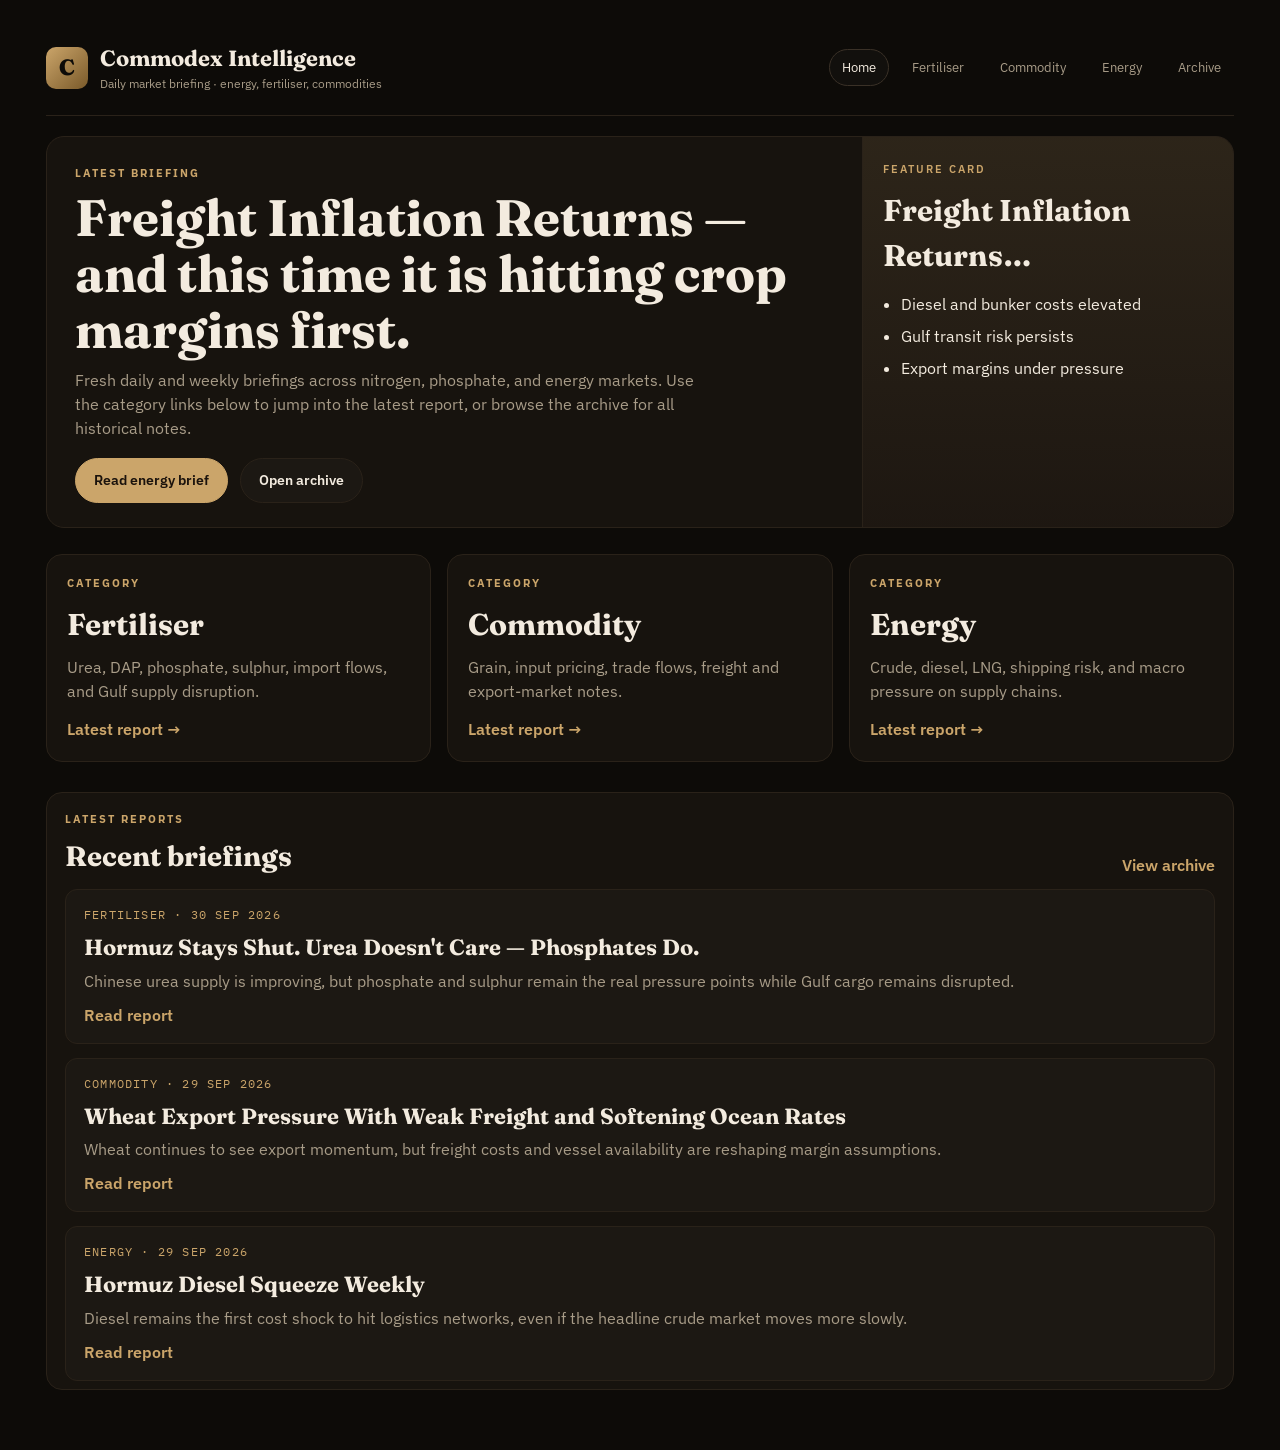
<file: index.html>
<!doctype html>
<html lang="en">
<head>
  <meta charset="utf-8">
  <meta name="viewport" content="width=device-width,initial-scale=1">
  <title>Commodex Intelligence</title>
  <link rel="preconnect" href="https://fonts.googleapis.com">
  <link rel="stylesheet" href="https://fonts.googleapis.com/css2?family=Fraunces:wght@600;700;900&family=IBM+Plex+Sans:wght@400;500;600;700&family=IBM+Plex+Mono:wght@400;500;600;700&display=swap">
  <link rel="stylesheet" href="assets/css/style.css">
</head>
<body>
  <div class="page-shell">
    <header class="topbar">
      <div class="brand-wrap">
        <div class="brand-mark">C</div>
        <div>
          <div class="brand-name">Commodex Intelligence</div>
          <div class="brand-sub">Daily market briefing · energy, fertiliser, commodities</div>
        </div>
      </div>
      <nav class="topnav">
        <a href="index.html" class="is-active">Home</a>
        <a href="fertiliser/">Fertiliser</a>
        <a href="commodity/">Commodity</a>
        <a href="energy/">Energy</a>
        <a href="archive.html">Archive</a>
      </nav>
    </header>

    <main>
      <section class="hero-card">
        <div>
          <div class="eyebrow">Latest briefing</div>
          <h1>Freight Inflation Returns — and this time it is hitting crop margins first.</h1>
          <p>Fresh daily and weekly briefings across nitrogen, phosphate, and energy markets. Use the category links below to jump into the latest report, or browse the archive for all historical notes.</p>
          <div class="cta-row">
            <a class="button primary" href="energy/">Read energy brief</a>
            <a class="button muted" href="archive.html">Open archive</a>
          </div>
        </div>
        <aside class="feature-panel">
          <div class="feature-tag">Feature card</div>
          <div class="feature-title">Freight Inflation Returns…</div>
          <ul>
            <li>Diesel and bunker costs elevated</li>
            <li>Gulf transit risk persists</li>
            <li>Export margins under pressure</li>
          </ul>
        </aside>
      </section>

      <section class="category-grid">
        <a class="category-card" href="fertiliser/">
          <div class="eyebrow">Category</div>
          <h2>Fertiliser</h2>
          <p>Urea, DAP, phosphate, sulphur, import flows, and Gulf supply disruption.</p>
          <span class="more">Latest report →</span>
        </a>

        <a class="category-card" href="commodity/">
          <div class="eyebrow">Category</div>
          <h2>Commodity</h2>
          <p>Grain, input pricing, trade flows, freight and export-market notes.</p>
          <span class="more">Latest report →</span>
        </a>

        <a class="category-card" href="energy/">
          <div class="eyebrow">Category</div>
          <h2>Energy</h2>
          <p>Crude, diesel, LNG, shipping risk, and macro pressure on supply chains.</p>
          <span class="more">Latest report →</span>
        </a>
      </section>

      <section class="report-rail">
        <div class="section-head">
          <div>
            <div class="eyebrow">Latest reports</div>
            <h3>Recent briefings</h3>
          </div>
          <a href="archive.html">View archive</a>
        </div>

        <div class="report-list">
          <article class="report-item">
            <div class="report-meta">Fertiliser · 30 Sep 2026</div>
            <h4>Hormuz Stays Shut. Urea Doesn't Care — Phosphates Do.</h4>
            <p>Chinese urea supply is improving, but phosphate and sulphur remain the real pressure points while Gulf cargo remains disrupted.</p>
            <a href="fertiliser/2026-09-30-morning-brief.html">Read report</a>
          </article>

          <article class="report-item">
            <div class="report-meta">Commodity · 29 Sep 2026</div>
            <h4>Wheat Export Pressure With Weak Freight and Softening Ocean Rates</h4>
            <p>Wheat continues to see export momentum, but freight costs and vessel availability are reshaping margin assumptions.</p>
            <a href="commodity/2026-09-29-wheat-weekly.html">Read report</a>
          </article>

          <article class="report-item">
            <div class="report-meta">Energy · 29 Sep 2026</div>
            <h4>Hormuz Diesel Squeeze Weekly</h4>
            <p>Diesel remains the first cost shock to hit logistics networks, even if the headline crude market moves more slowly.</p>
            <a href="energy/2026-09-29-hormuz-diesel-weekly.html">Read report</a>
          </article>
        </div>
      </section>
    </main>
  </div>
</body>
</html>
</file>
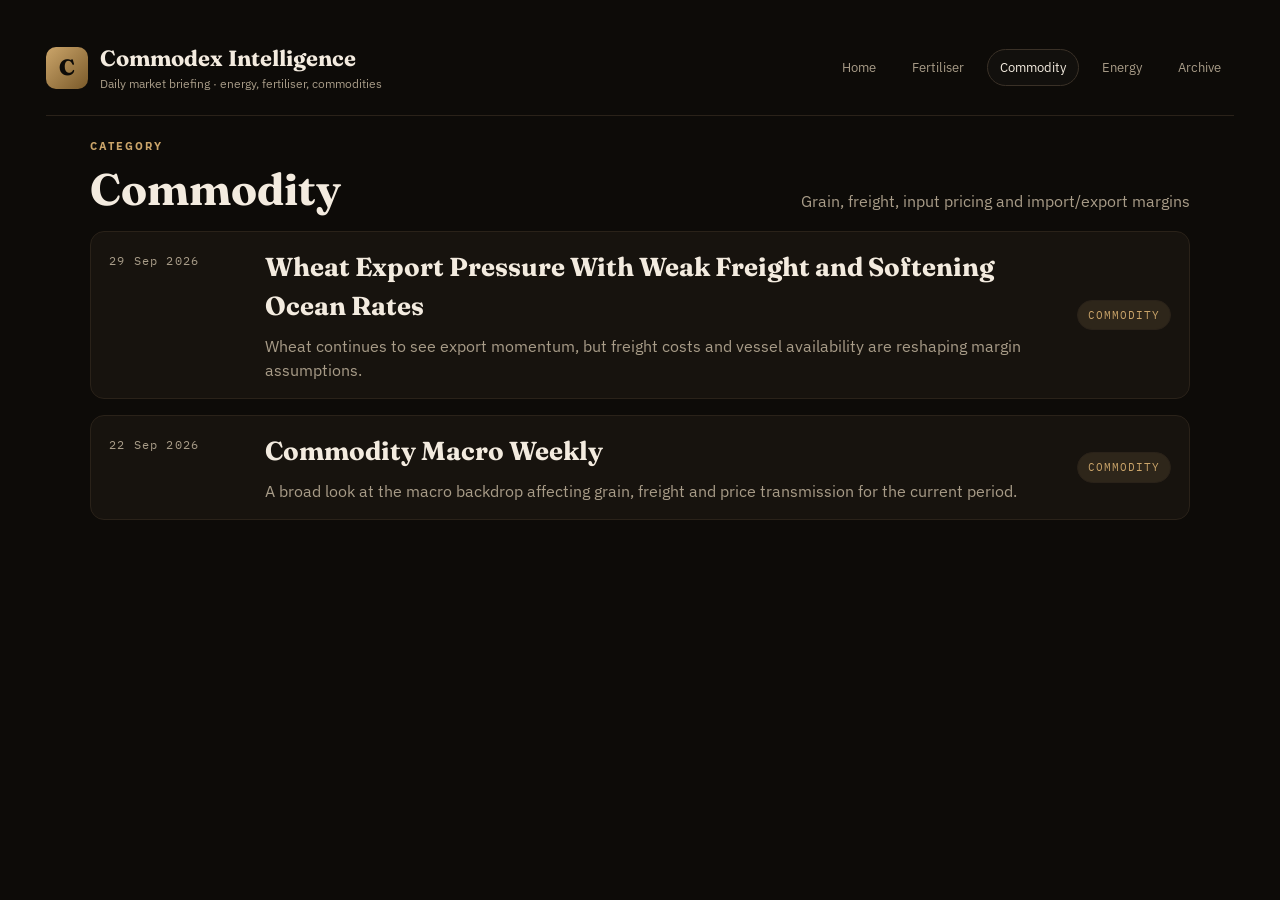
<file: commodity/index.html>
<!doctype html>
<html lang="en">
<head>
  <meta charset="utf-8">
  <meta name="viewport" content="width=device-width,initial-scale=1">
  <title>Commodity | Commodex Intelligence</title>
  <link rel="preconnect" href="https://fonts.googleapis.com">
  <link rel="stylesheet" href="https://fonts.googleapis.com/css2?family=Fraunces:wght@600;700;900&family=IBM+Plex+Sans:wght@400;500;600;700&family=IBM+Plex+Mono:wght@400;500;600;700&display=swap">
  <link rel="stylesheet" href="../assets/css/style.css">
</head>
<body>
  <div class="page-shell">
    <header class="topbar">
      <div class="brand-wrap">
        <div class="brand-mark">C</div>
        <div>
          <div class="brand-name">Commodex Intelligence</div>
          <div class="brand-sub">Daily market briefing · energy, fertiliser, commodities</div>
        </div>
      </div>
      <nav class="topnav">
        <a href="../index.html">Home</a>
        <a href="../fertiliser/">Fertiliser</a>
        <a href="index.html" class="is-active">Commodity</a>
        <a href="../energy/">Energy</a>
        <a href="../archive.html">Archive</a>
      </nav>
    </header>

    <main class="shell">
      <div class="page-header">
        <div>
          <div class="eyebrow">Category</div>
          <h1>Commodity</h1>
        </div>
        <div class="subtle">Grain, freight, input pricing and import/export margins</div>
      </div>

      <div class="listing">
        <article class="list-item">
          <div class="date">29 Sep 2026</div>
          <div>
            <h3><a href="2026-09-29-wheat-weekly.html">Wheat Export Pressure With Weak Freight and Softening Ocean Rates</a></h3>
            <p>Wheat continues to see export momentum, but freight costs and vessel availability are reshaping margin assumptions.</p>
          </div>
          <div class="tag">Commodity</div>
        </article>

        <article class="list-item">
          <div class="date">22 Sep 2026</div>
          <div>
            <h3><a href="2026-09-22-macro-weekly.html">Commodity Macro Weekly</a></h3>
            <p>A broad look at the macro backdrop affecting grain, freight and price transmission for the current period.</p>
          </div>
          <div class="tag">Commodity</div>
        </article>
      </div>
    </main>
  </div>
</body>
</html>
</file>
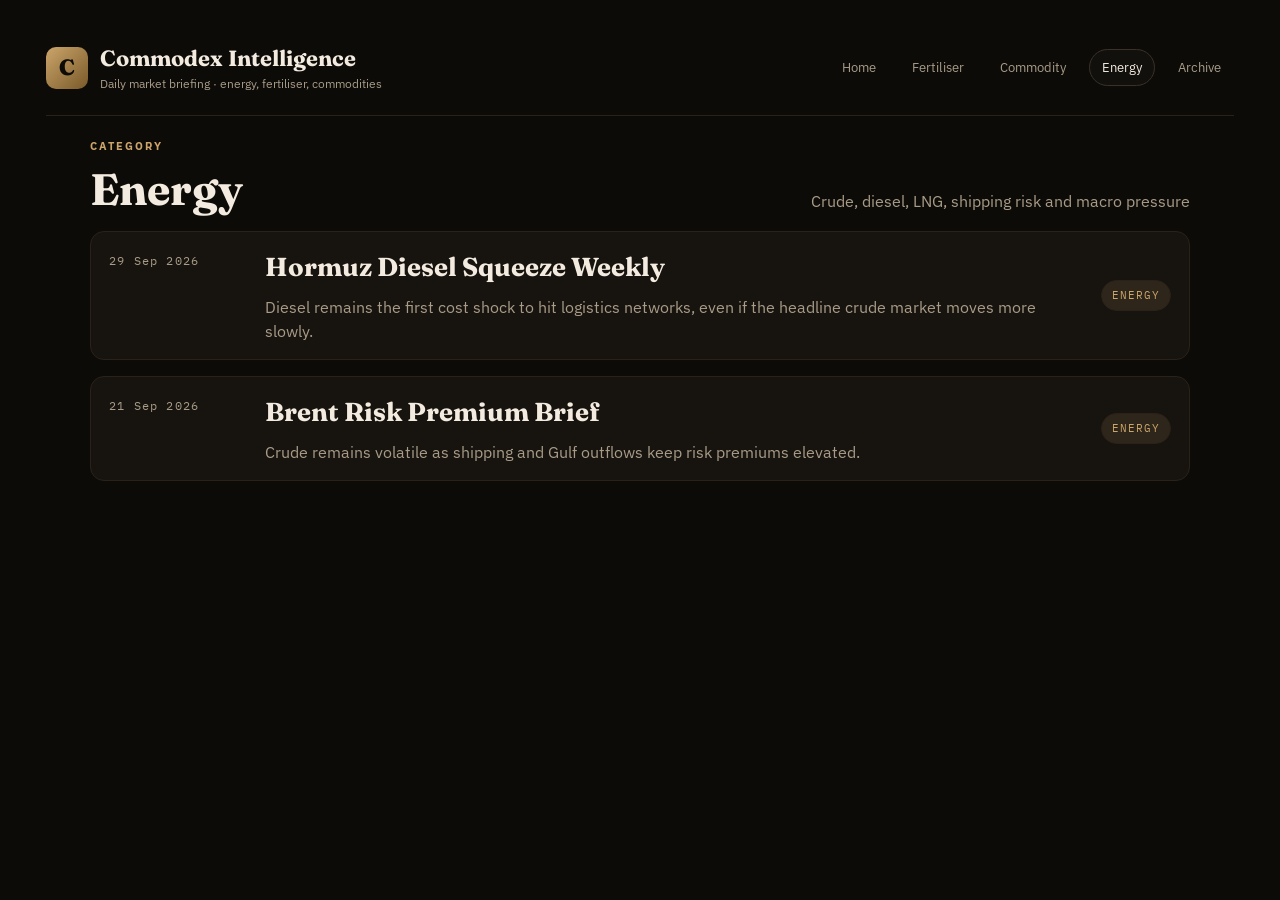
<file: energy/index.html>
<!doctype html>
<html lang="en">
<head>
  <meta charset="utf-8">
  <meta name="viewport" content="width=device-width,initial-scale=1">
  <title>Energy | Commodex Intelligence</title>
  <link rel="preconnect" href="https://fonts.googleapis.com">
  <link rel="stylesheet" href="https://fonts.googleapis.com/css2?family=Fraunces:wght@600;700;900&family=IBM+Plex+Sans:wght@400;500;600;700&family=IBM+Plex+Mono:wght@400;500;600;700&display=swap">
  <link rel="stylesheet" href="../assets/css/style.css">
</head>
<body>
  <div class="page-shell">
    <header class="topbar">
      <div class="brand-wrap">
        <div class="brand-mark">C</div>
        <div>
          <div class="brand-name">Commodex Intelligence</div>
          <div class="brand-sub">Daily market briefing · energy, fertiliser, commodities</div>
        </div>
      </div>
      <nav class="topnav">
        <a href="../index.html">Home</a>
        <a href="../fertiliser/">Fertiliser</a>
        <a href="../commodity/">Commodity</a>
        <a href="index.html" class="is-active">Energy</a>
        <a href="../archive.html">Archive</a>
      </nav>
    </header>

    <main class="shell">
      <div class="page-header">
        <div>
          <div class="eyebrow">Category</div>
          <h1>Energy</h1>
        </div>
        <div class="subtle">Crude, diesel, LNG, shipping risk and macro pressure</div>
      </div>

      <div class="listing">
        <article class="list-item">
          <div class="date">29 Sep 2026</div>
          <div>
            <h3><a href="2026-09-29-hormuz-diesel-weekly.html">Hormuz Diesel Squeeze Weekly</a></h3>
            <p>Diesel remains the first cost shock to hit logistics networks, even if the headline crude market moves more slowly.</p>
          </div>
          <div class="tag">Energy</div>
        </article>

        <article class="list-item">
          <div class="date">21 Sep 2026</div>
          <div>
            <h3><a href="2026-09-21-brent-risk-premium.html">Brent Risk Premium Brief</a></h3>
            <p>Crude remains volatile as shipping and Gulf outflows keep risk premiums elevated.</p>
          </div>
          <div class="tag">Energy</div>
        </article>
      </div>
    </main>
  </div>
</body>
</html>
</file>
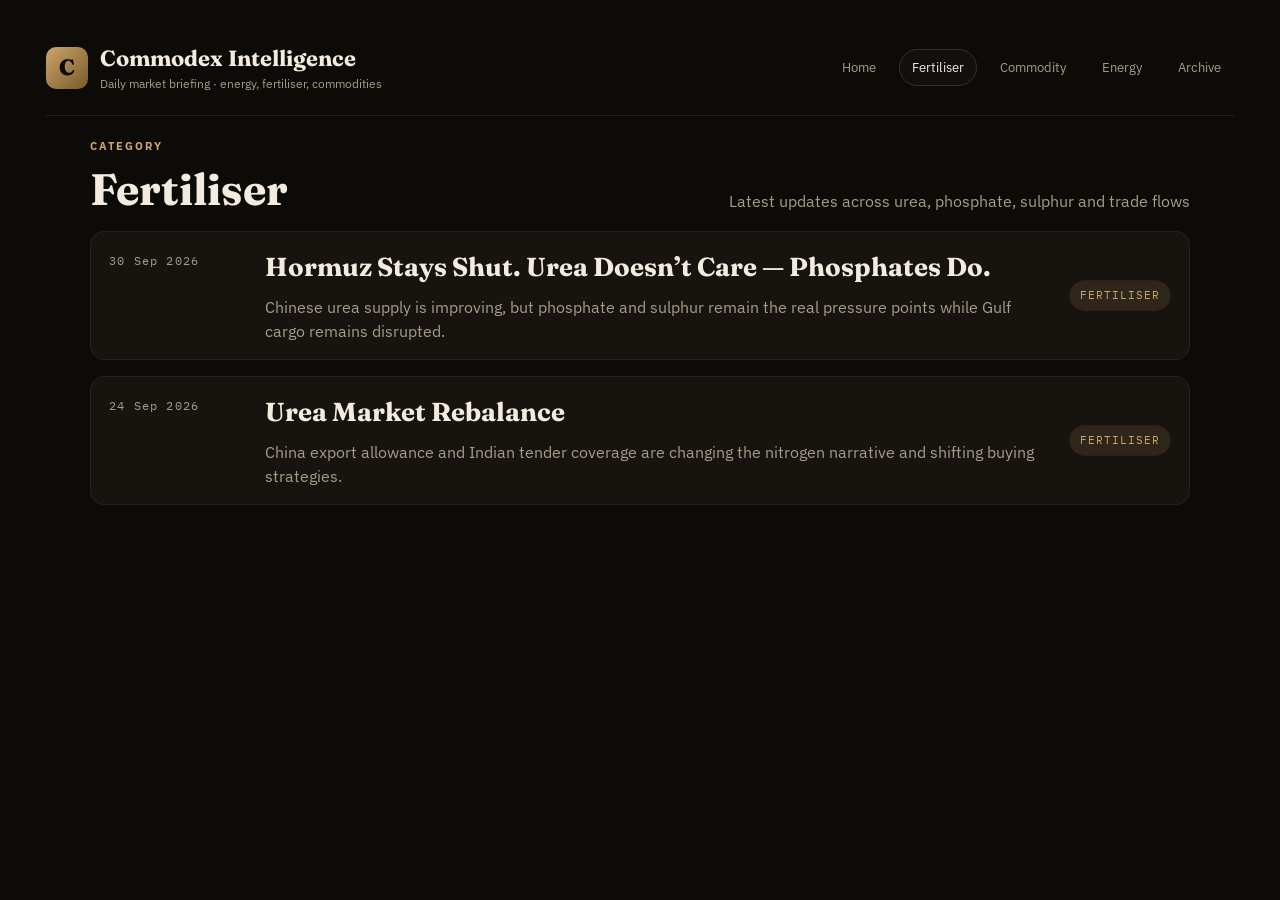
<file: fertiliser/index.html>
<!doctype html>
<html lang="en">
<head>
  <meta charset="utf-8">
  <meta name="viewport" content="width=device-width,initial-scale=1">
  <title>Fertiliser | Commodex Intelligence</title>
  <link rel="preconnect" href="https://fonts.googleapis.com">
  <link rel="stylesheet" href="https://fonts.googleapis.com/css2?family=Fraunces:wght@600;700;900&family=IBM+Plex+Sans:wght@400;500;600;700&family=IBM+Plex+Mono:wght@400;500;600;700&display=swap">
  <link rel="stylesheet" href="../assets/css/style.css">
</head>
<body>
  <div class="page-shell">
    <header class="topbar">
      <div class="brand-wrap">
        <div class="brand-mark">C</div>
        <div>
          <div class="brand-name">Commodex Intelligence</div>
          <div class="brand-sub">Daily market briefing · energy, fertiliser, commodities</div>
        </div>
      </div>
      <nav class="topnav">
        <a href="../index.html">Home</a>
        <a href="index.html" class="is-active">Fertiliser</a>
        <a href="../commodity/">Commodity</a>
        <a href="../energy/">Energy</a>
        <a href="../archive.html">Archive</a>
      </nav>
    </header>

    <main class="shell">
      <div class="page-header">
        <div>
          <div class="eyebrow">Category</div>
          <h1>Fertiliser</h1>
        </div>
        <div class="subtle">Latest updates across urea, phosphate, sulphur and trade flows</div>
      </div>

      <div class="listing">
        <article class="list-item">
          <div class="date">30 Sep 2026</div>
          <div>
            <h3><a href="2026-09-30-morning-brief.html">Hormuz Stays Shut. Urea Doesn’t Care — Phosphates Do.</a></h3>
            <p>Chinese urea supply is improving, but phosphate and sulphur remain the real pressure points while Gulf cargo remains disrupted.</p>
          </div>
          <div class="tag">Fertiliser</div>
        </article>

        <article class="list-item">
          <div class="date">24 Sep 2026</div>
          <div>
            <h3><a href="2026-09-24-urea-rebalance.html">Urea Market Rebalance</a></h3>
            <p>China export allowance and Indian tender coverage are changing the nitrogen narrative and shifting buying strategies.</p>
          </div>
          <div class="tag">Fertiliser</div>
        </article>
      </div>
    </main>
  </div>
</body>
</html>
</file>
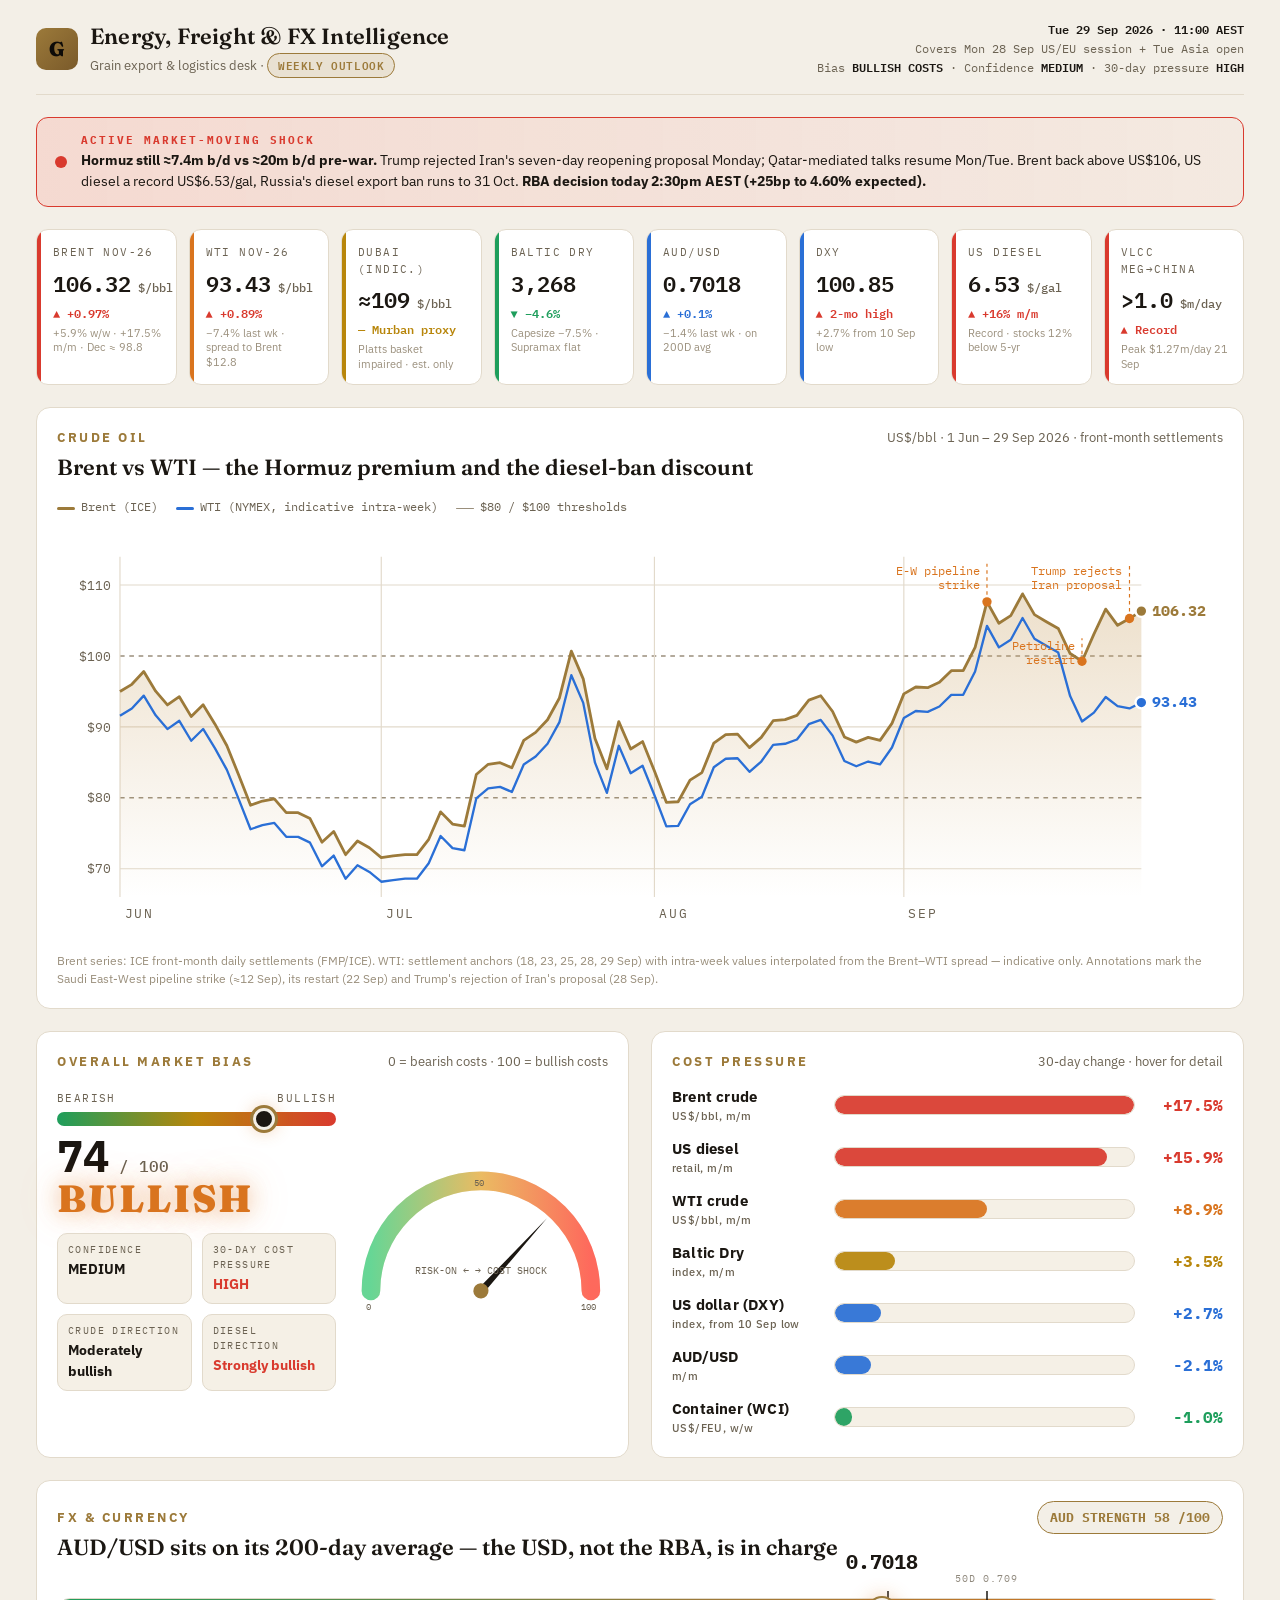
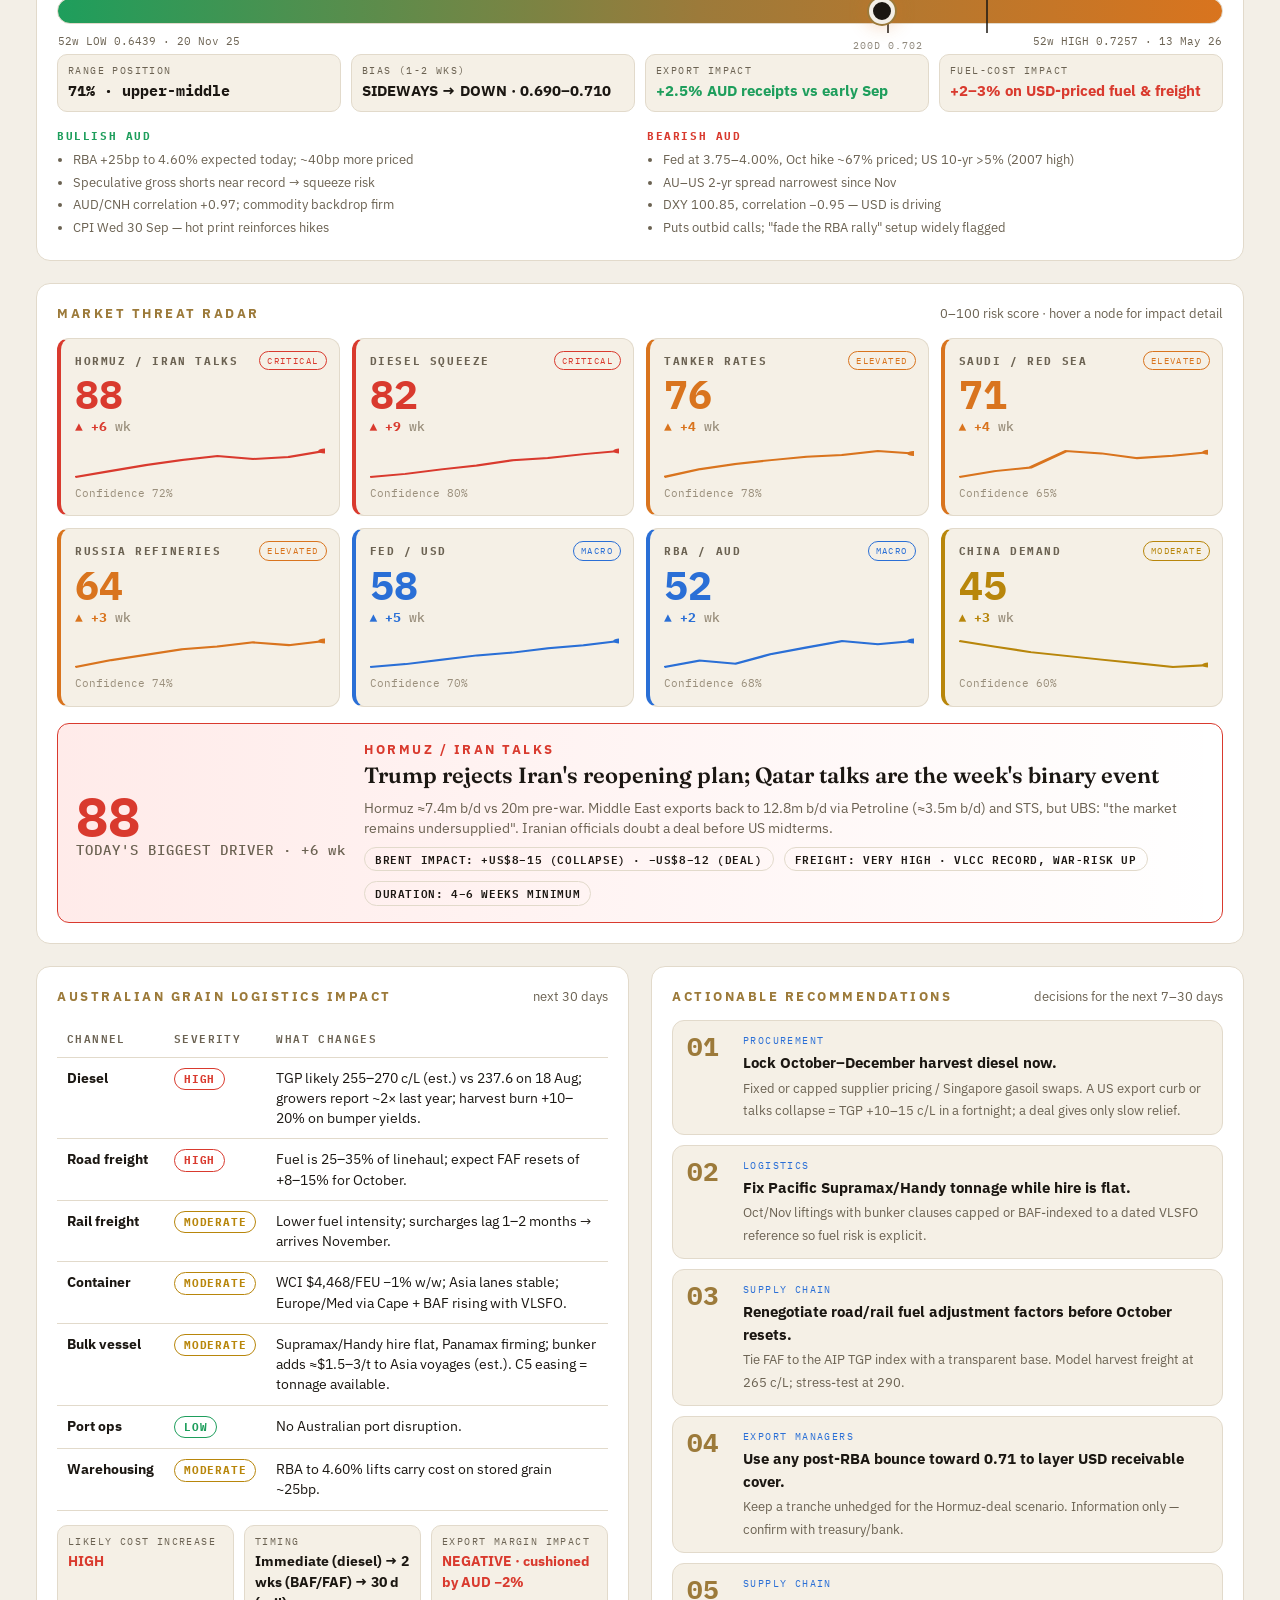
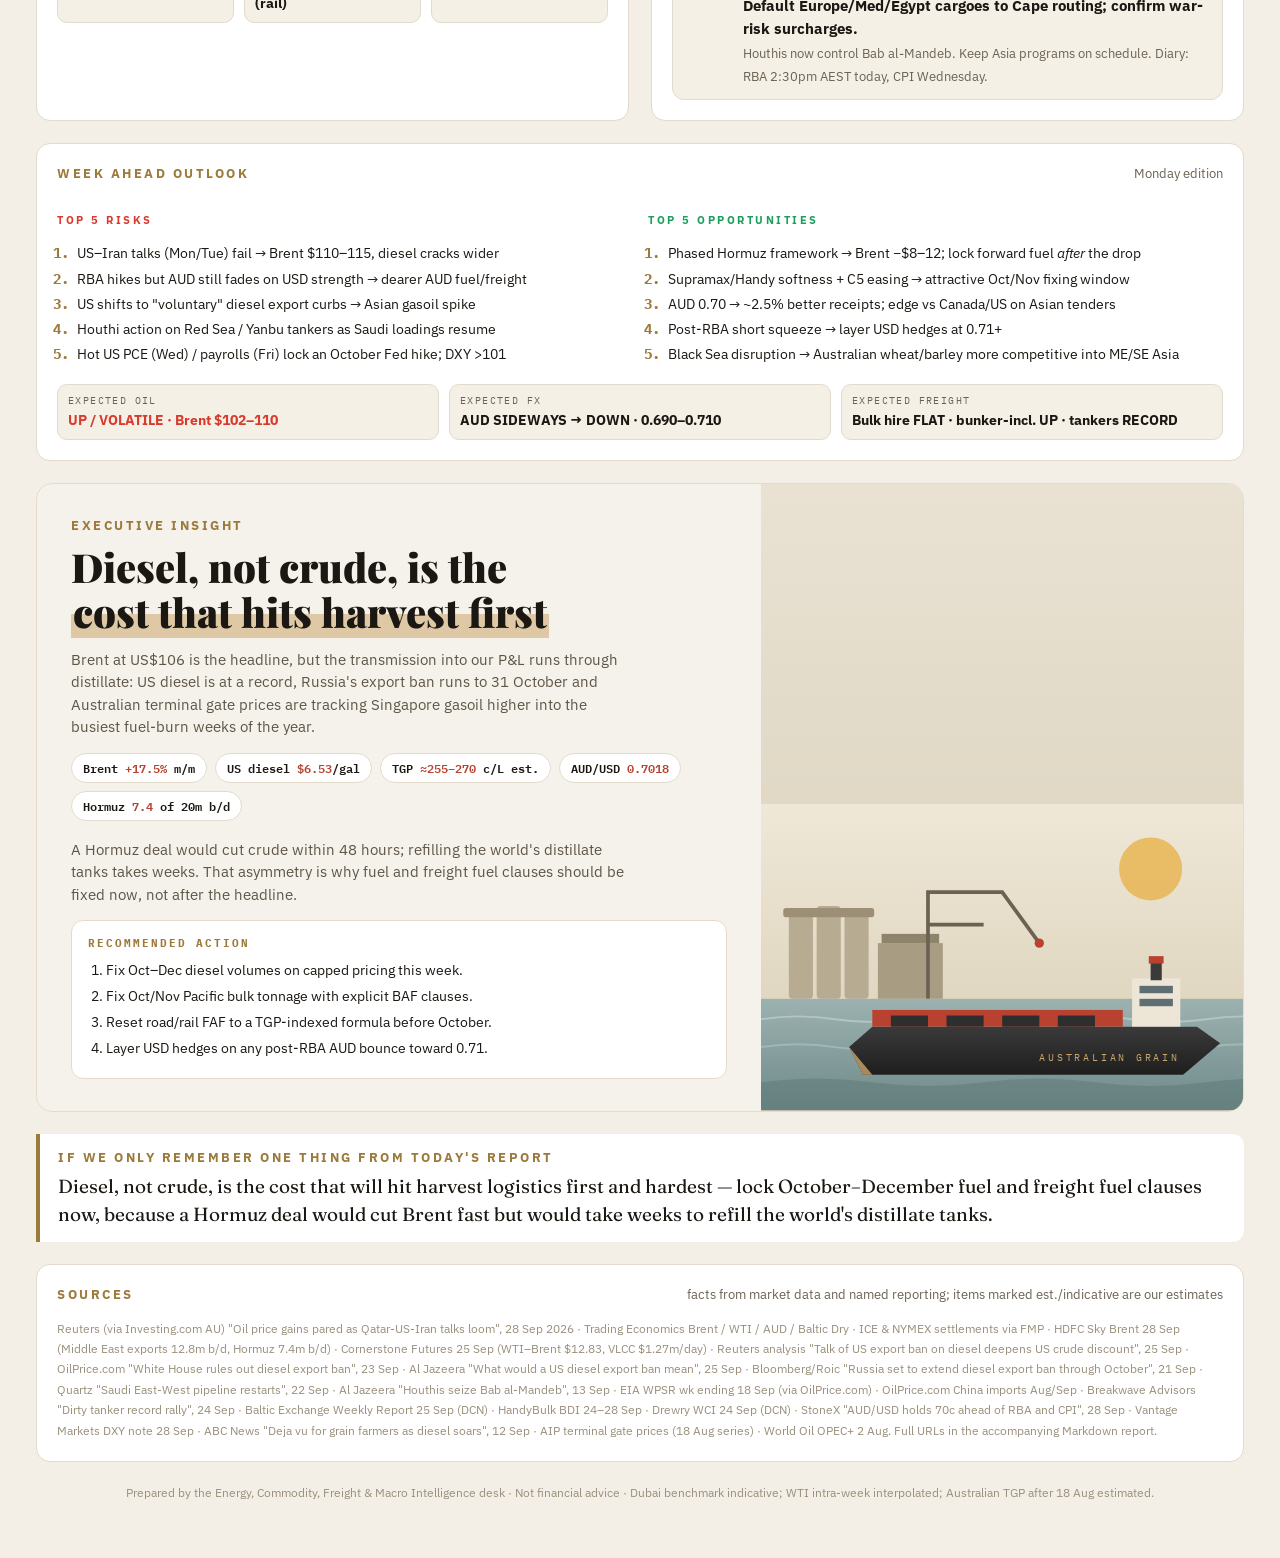
<file: Energy_Freight_FX_Dashboard_2026-09-29.html>
<!doctype html>
<html lang="en">
<head>
<meta charset="utf-8">
<meta name="viewport" content="width=device-width, initial-scale=1, viewport-fit=cover">
<title>Hormuz Diesel Squeeze Weekly</title>
<link rel="preconnect" href="https://fonts.googleapis.com">
<link rel="stylesheet" href="https://fonts.googleapis.com/css2?family=Fraunces:opsz,wght@9..144,400;9..144,600;9..144,900&family=Playfair+Display:wght@700;900&family=IBM+Plex+Sans:wght@400;500;600;700&family=IBM+Plex+Mono:wght@400;500;600;700&display=swap">
<style>
/* Layout: single 1240px column of cards on a warm-black trading-desk ground; masthead > alert > KPI strip > hero chart > bias + cost pressure > FX > radar > logistics > insight. */
:root{
  --bg:#0D0B08; --panel:#17130E; --panel2:#211911; --border:#2A2219; --border-hi:#3A2F22;
  --fg:#F2EBDD; --muted:#A89C88; --dim:#6E6455;
  --gold:#CBA56A; --gold-soft:rgba(203,165,106,.14);
  --bull:#57D38C; --warn:#E9B554; --elev:#FF9E4A; --crit:#FF5A4D; --macro:#5DA9FF;
  --glow:rgba(255,158,74,.55);
  --shadow:0 10px 30px rgba(0,0,0,.45);
  --insight-bg:#F5F2EC; --insight-fg:#1B1712; --insight-muted:#5E5546; --insight-border:#E3DCCD;
  --sans:'IBM Plex Sans',system-ui,-apple-system,Segoe UI,Roboto,sans-serif;
  --mono:'IBM Plex Mono',ui-monospace,SFMono-Regular,Menlo,Consolas,monospace;
  --serif:'Fraunces',Georgia,'Times New Roman',serif;
  --display:'Playfair Display',Georgia,'Times New Roman',serif;
  color-scheme:dark;
}
@media (prefers-color-scheme: light){
  :root:not([data-theme="dark"]){
    --bg:#F3EFE7; --panel:#FFFFFF; --panel2:#F5F0E6; --border:#E2DACB; --border-hi:#CDC2AE;
    --fg:#1B1712; --muted:#6B6252; --dim:#9A8F7C;
    --gold:#9C7A3A; --gold-soft:rgba(156,122,58,.12);
    --bull:#1E9E5C; --warn:#B8860B; --elev:#D9741E; --crit:#D93A2E; --macro:#2A6FD6;
    --glow:rgba(217,116,30,.45);
    --shadow:0 10px 30px rgba(60,45,20,.14);
    color-scheme:light;
  }
}
:root[data-theme="light"]{
  --bg:#F3EFE7; --panel:#FFFFFF; --panel2:#F5F0E6; --border:#E2DACB; --border-hi:#CDC2AE;
  --fg:#1B1712; --muted:#6B6252; --dim:#9A8F7C;
  --gold:#9C7A3A; --gold-soft:rgba(156,122,58,.12);
  --bull:#1E9E5C; --warn:#B8860B; --elev:#D9741E; --crit:#D93A2E; --macro:#2A6FD6;
  --glow:rgba(217,116,30,.45);
  --shadow:0 10px 30px rgba(60,45,20,.14);
  color-scheme:light;
}
*{box-sizing:border-box}
svg{overflow:hidden;max-width:100%}
html{height:100%}
body{margin:0;background:var(--bg);color:var(--fg);font-family:var(--sans);font-size:15px;line-height:1.5;-webkit-font-smoothing:antialiased}
.wrap{max-width:1240px;margin:0 auto;padding-block:20px 56px;padding-inline:16px;display:grid;gap:22px}
.num{font-family:var(--mono);font-variant-numeric:tabular-nums}
h1,h2,h3{margin:0;text-wrap:balance}
.eyebrow{font-family:var(--sans);font-size:13px;font-weight:700;letter-spacing:2.5px;text-transform:uppercase;color:var(--gold)}
.sec-head{display:flex;align-items:baseline;justify-content:space-between;gap:12px;flex-wrap:wrap;margin-bottom:14px}
.sec-head .sub{color:var(--muted);font-size:13px}
.card{background:var(--panel);border:1px solid var(--border);border-radius:14px;padding:20px;transition:transform .25s ease,box-shadow .25s ease,border-color .25s ease;min-width:0}
.card:hover{transform:translateY(-4px);box-shadow:var(--shadow);border-color:var(--border-hi)}
.grid2{display:grid;grid-template-columns:1fr 1fr;gap:22px}
@media (max-width:900px){.grid2{grid-template-columns:1fr}}

/* Masthead */
.mast{display:flex;justify-content:space-between;align-items:flex-end;gap:16px;flex-wrap:wrap;border-bottom:1px solid var(--border);padding-bottom:16px}
.mast .brand{display:flex;align-items:center;gap:12px}
.mast .mark{width:42px;height:42px;border-radius:10px;background:linear-gradient(135deg,var(--gold),#7A5A2A);display:grid;place-items:center;color:#0D0B08;font-family:var(--serif);font-weight:900;font-size:20px}
.mast h1{font-family:var(--serif);font-weight:600;font-size:22px;letter-spacing:.2px}
.mast .tag{color:var(--muted);font-size:13px}
.mast .meta{text-align:right;font-family:var(--mono);font-size:12px;color:var(--muted);line-height:1.6}
.mast .meta b{color:var(--fg);font-weight:600}
.pill{display:inline-block;padding:3px 10px;border-radius:999px;font-family:var(--mono);font-size:11px;font-weight:600;letter-spacing:.6px;text-transform:uppercase;border:1px solid var(--border)}
.pill.gold{color:var(--gold);border-color:var(--gold);background:var(--gold-soft)}

/* Alert */
.alert{display:flex;gap:14px;align-items:center;border:1px solid var(--crit);background:linear-gradient(90deg,rgba(255,90,77,.14),rgba(255,90,77,.04));border-radius:12px;padding:14px 18px;position:relative;overflow:hidden}
.alert .dot{width:12px;height:12px;border-radius:50%;background:var(--crit);box-shadow:0 0 0 0 rgba(255,90,77,.6);animation:ping 1.8s ease-out infinite;flex:none}
@keyframes ping{0%{box-shadow:0 0 0 0 rgba(255,90,77,.65)}70%{box-shadow:0 0 0 14px rgba(255,90,77,0)}100%{box-shadow:0 0 0 0 rgba(255,90,77,0)}}
.alert .lbl{font-family:var(--mono);font-size:11px;letter-spacing:2px;text-transform:uppercase;color:var(--crit);font-weight:700}
.alert p{margin:2px 0 0;font-size:14px}
.alert p b{font-weight:700}

/* KPI strip */
.kpis{display:grid;grid-template-columns:repeat(8,minmax(0,1fr));gap:12px}
@media (max-width:1100px){.kpis{grid-template-columns:repeat(4,minmax(0,1fr))}}
@media (max-width:560px){.kpis{grid-template-columns:repeat(2,minmax(0,1fr))}}
.kpi{position:relative;background:var(--panel);border:1px solid var(--border);border-radius:12px;padding:14px 14px 12px 16px;overflow:hidden;transition:transform .25s,box-shadow .25s;min-width:0}
.kpi:hover{transform:translateY(-4px);box-shadow:var(--shadow)}
.kpi::before{content:"";position:absolute;left:0;top:0;bottom:0;width:4px;background:var(--stripe,var(--gold))}
.kpi .k{font-family:var(--mono);font-size:11px;letter-spacing:1.4px;text-transform:uppercase;color:var(--muted)}
.kpi .v{font-family:var(--mono);font-size:22px;font-weight:600;margin-top:6px;font-variant-numeric:tabular-nums;white-space:nowrap}
.kpi .v small{font-size:12px;color:var(--muted);font-weight:500}
.kpi .d{font-family:var(--mono);font-size:12px;margin-top:4px;font-weight:600}
.kpi .n{font-size:11px;color:var(--dim);margin-top:4px;line-height:1.35}
.up{color:var(--crit)} .dn{color:var(--bull)} .flat{color:var(--warn)} .mac{color:var(--macro)}

/* Hero chart */
.chart-wrap{position:relative}
.chart-wrap svg{width:100%;height:auto;display:block}
.legend{display:flex;gap:18px;flex-wrap:wrap;font-family:var(--mono);font-size:12px;color:var(--muted);margin-bottom:8px}
.legend i{display:inline-block;width:18px;height:3px;border-radius:2px;vertical-align:middle;margin-right:6px}
.tip{position:absolute;pointer-events:none;background:var(--panel2);border:1px solid var(--border-hi);border-radius:8px;padding:8px 10px;font-family:var(--mono);font-size:12px;line-height:1.5;opacity:0;transition:opacity .15s;z-index:5;white-space:nowrap;box-shadow:var(--shadow)}
.tip.show{opacity:1}
.tip b{color:var(--gold)}
.chart-note{font-size:12px;color:var(--dim);margin-top:8px}

/* Bias card */
.bias{display:grid;grid-template-columns:1.1fr 1fr;gap:18px;align-items:center}
@media (max-width:640px){.bias{grid-template-columns:1fr}}
.strip{position:relative;height:14px;border-radius:999px;background:linear-gradient(90deg,var(--bull),var(--warn) 50%,var(--crit));margin:26px 0 8px}
.strip .knob{position:absolute;top:50%;width:22px;height:22px;border-radius:50%;background:var(--fg);border:3px solid var(--bg);transform:translate(-50%,-50%);box-shadow:0 0 0 3px var(--gold),0 0 18px var(--glow);transition:left 1.4s cubic-bezier(.2,.8,.2,1)}
.strip .lab{position:absolute;top:-22px;font-family:var(--mono);font-size:11px;letter-spacing:1.4px;text-transform:uppercase;color:var(--muted)}
.strip .lab.r{right:0}
.signal{font-family:var(--serif);font-weight:900;font-size:38px;letter-spacing:2px;text-transform:uppercase;color:var(--elev);text-shadow:0 0 22px var(--glow),0 0 44px rgba(255,158,74,.25);animation:breathe 2.5s ease-in-out infinite;line-height:1.1}
@keyframes breathe{0%,100%{transform:scale(1)}50%{transform:scale(1.04)}}
.score{font-family:var(--mono);font-size:44px;font-weight:700;line-height:1}
.score small{font-size:16px;color:var(--muted);font-weight:500}
.gauge{width:100%;max-width:300px;margin:0 auto;display:block}
.needle{transform-origin:150px 150px;animation:sway 3.2s ease-in-out infinite}
@keyframes sway{0%,100%{transform:rotate(-2deg)}50%{transform:rotate(2deg)}}
.bias-meta{display:grid;grid-template-columns:1fr 1fr;gap:10px;margin-top:14px}
.chip{background:var(--panel2);border:1px solid var(--border);border-radius:10px;padding:8px 10px}
.chip .k{font-family:var(--mono);font-size:10px;letter-spacing:1.4px;text-transform:uppercase;color:var(--muted)}
.chip .v{font-weight:700;margin-top:2px;font-size:14px}

/* Cost pressure */
.cost{display:flex;flex-direction:column;justify-content:center;min-height:100%}
.bars{display:grid;gap:13px;margin:auto 0}
.bar{display:grid;grid-template-columns:150px 1fr 76px;align-items:center;gap:12px;position:relative}
@media (max-width:560px){.bar{grid-template-columns:110px 1fr 64px}}
.bar .l{font-weight:800;font-size:15px;letter-spacing:.2px}
.bar .l small{display:block;font-weight:500;font-size:11px;color:var(--muted);letter-spacing:.4px}
.bar .track{height:20px;background:var(--panel2);border-radius:999px;overflow:hidden;border:1px solid var(--border);position:relative}
.bar .fill{height:100%;border-radius:999px;width:0;transition:width 1.2s cubic-bezier(.2,.8,.2,1);background:var(--c);opacity:.92}
.bar:hover .fill{opacity:1;filter:brightness(1.12)}
.bar:hover .track{transform:scaleY(1.18)}
.bar .track{transition:transform .2s}
.bar .p{font-family:var(--mono);font-weight:700;font-size:16px;text-align:right;color:var(--c)}
.bar .tt{position:absolute;left:150px;top:30px;z-index:6;background:var(--panel2);border:1px solid var(--border-hi);border-radius:8px;padding:8px 10px;font-size:12px;line-height:1.5;opacity:0;visibility:hidden;pointer-events:none;transition:opacity .15s;box-shadow:var(--shadow);min-width:230px;max-width:100%}
.bar:hover .tt{opacity:1;visibility:visible}
@media (max-width:560px){.bar .tt{left:0;min-width:0;width:100%}}
.bar .tt b{color:var(--gold)}

/* FX thermometer */
.thermo{position:relative;height:26px;border-radius:999px;background:linear-gradient(90deg,var(--bull) 0%,var(--gold) 55%,var(--elev) 100%);margin:34px 0 30px;border:1px solid var(--border)}
.thermo .mk{position:absolute;top:50%;transform:translate(-50%,-50%);width:26px;height:26px;border-radius:50%;background:var(--fg);border:4px solid var(--bg);box-shadow:0 0 0 2px var(--gold),0 0 20px var(--glow);animation:pulse 2s ease-in-out infinite;cursor:default}
@keyframes pulse{0%,100%{box-shadow:0 0 0 2px var(--gold),0 0 14px var(--glow)}50%{box-shadow:0 0 0 4px var(--gold),0 0 28px var(--glow)}}
.thermo .tk{position:absolute;top:-8px;width:2px;height:42px;background:var(--fg);opacity:.75;transform:translateX(-50%);cursor:default}
.thermo .tk span{position:absolute;top:-20px;left:50%;transform:translateX(-50%);font-family:var(--mono);font-size:10px;letter-spacing:1px;white-space:nowrap;color:var(--muted)}
.thermo .tk.b span{top:auto;bottom:-20px}
.thermo .end{position:absolute;top:34px;font-family:var(--mono);font-size:11px;color:var(--muted)}
.thermo .end.r{right:0}
.thermo .cur{position:absolute;top:-52px;transform:translateX(-50%);font-family:var(--mono);font-weight:700;font-size:20px;white-space:nowrap}
.thermo [data-tip]:hover::after{content:attr(data-tip);position:absolute;top:34px;left:50%;transform:translateX(-50%);background:var(--panel2);border:1px solid var(--border-hi);border-radius:8px;padding:6px 9px;font-family:var(--mono);font-size:11px;white-space:nowrap;color:var(--fg);box-shadow:var(--shadow);z-index:7}
.badge{display:inline-flex;align-items:center;gap:8px;background:var(--gold-soft);border:1px solid var(--gold);color:var(--gold);border-radius:999px;padding:6px 12px;font-family:var(--mono);font-weight:700;font-size:13px}
.fxgrid{display:grid;grid-template-columns:repeat(4,minmax(0,1fr));gap:10px;margin-top:14px}
@media (max-width:760px){.fxgrid{grid-template-columns:repeat(2,minmax(0,1fr))}}
.fxgrid .chip .v{font-size:15px}
.fxbul{display:grid;grid-template-columns:1fr 1fr;gap:14px;margin-top:16px;font-size:13px}
@media (max-width:640px){.fxbul{grid-template-columns:1fr}}
.fxbul h4{margin:0 0 6px;font-family:var(--mono);font-size:11px;letter-spacing:1.6px;text-transform:uppercase}
.fxbul ul{margin:0;padding-left:16px;color:var(--muted)}
.fxbul li{margin:3px 0}

/* Threat radar */
.radar{display:grid;grid-template-columns:repeat(4,minmax(0,1fr));gap:12px}
@media (max-width:1000px){.radar{grid-template-columns:repeat(2,minmax(0,1fr))}}
.node{position:relative;background:var(--panel2);border:1px solid var(--border);border-left:4px solid var(--c);border-radius:12px;padding:14px;cursor:default;transition:transform .25s,box-shadow .25s;min-width:0}
.node:hover{transform:translateY(-4px);box-shadow:var(--shadow);z-index:4}
.node.top{animation:glowpulse 2.6s ease-in-out infinite}
@keyframes glowpulse{0%,100%{box-shadow:0 0 0 0 rgba(255,90,77,0)}50%{box-shadow:0 0 26px 2px rgba(255,90,77,.35)}}
.node .nm{font-family:var(--mono);font-size:11px;letter-spacing:1.6px;text-transform:uppercase;color:var(--muted);font-weight:700}
.node .sc{font-family:var(--mono);font-size:40px;font-weight:700;line-height:1.05;color:var(--c);margin-top:4px}
.node .tr{font-family:var(--mono);font-size:13px;font-weight:700;margin-top:2px}
.node .cf{font-family:var(--mono);font-size:11px;color:var(--dim);margin-top:6px}
.node svg{width:100%;height:34px;display:block;margin-top:8px}
.node .cls{position:absolute;top:12px;right:12px;font-family:var(--mono);font-size:9px;letter-spacing:1.4px;text-transform:uppercase;color:var(--c);border:1px solid var(--c);border-radius:999px;padding:2px 7px}
.node .ex{position:absolute;left:0;right:0;top:calc(100% + 6px);background:var(--panel);border:1px solid var(--border-hi);border-radius:10px;padding:12px;font-size:12px;line-height:1.55;opacity:0;visibility:hidden;pointer-events:none;transition:opacity .15s;box-shadow:var(--shadow);z-index:9}
.node:hover .ex{opacity:1;visibility:visible}
.node .ex dl{margin:0;display:grid;grid-template-columns:auto minmax(0,1fr);gap:2px 10px}
.node .ex dd{min-width:0;overflow-wrap:anywhere}
.node .ex dt{color:var(--muted);font-family:var(--mono);font-size:10px;letter-spacing:1px;text-transform:uppercase;align-self:center}
.node .ex dd{margin:0;font-weight:600}
.driver{margin-top:16px;display:grid;grid-template-columns:auto 1fr;gap:18px;align-items:center;background:linear-gradient(90deg,rgba(255,90,77,.12),transparent);border:1px solid var(--crit);border-radius:12px;padding:16px 18px}
@media (max-width:640px){.driver{grid-template-columns:1fr}}
.driver .big{font-family:var(--mono);font-size:54px;font-weight:700;line-height:1;color:var(--crit)}
.driver .big small{font-size:14px;color:var(--muted);display:block;font-weight:500;letter-spacing:1px}
.driver h3{font-family:var(--serif);font-size:22px;font-weight:600;margin-bottom:6px}
.driver .row{display:flex;gap:10px;flex-wrap:wrap;margin-top:8px}

/* Logistics table & recs */
table{width:100%;border-collapse:collapse;font-size:13.5px}
th,td{padding:10px 10px;border-bottom:1px solid var(--border);text-align:left;vertical-align:top}
th{font-family:var(--mono);font-size:11px;letter-spacing:1.4px;text-transform:uppercase;color:var(--muted);font-weight:600}
td:first-child{font-weight:700;white-space:nowrap}
.sev{display:inline-block;padding:2px 9px;border-radius:999px;font-family:var(--mono);font-size:11px;font-weight:700;letter-spacing:.8px;border:1px solid}
.sev.h{color:var(--crit);border-color:var(--crit)} .sev.m{color:var(--warn);border-color:var(--warn)} .sev.l{color:var(--bull);border-color:var(--bull)}
.tscroll{overflow-x:auto}
.verdict{display:grid;grid-template-columns:repeat(3,minmax(0,1fr));gap:10px;margin-top:14px}
@media (max-width:640px){.verdict{grid-template-columns:1fr}}
.recs{counter-reset:r;display:grid;gap:10px}
.rec{display:grid;grid-template-columns:44px 1fr;gap:12px;background:var(--panel2);border:1px solid var(--border);border-radius:12px;padding:12px 14px;transition:transform .25s,box-shadow .25s}
.rec:hover{transform:translateY(-4px);box-shadow:var(--shadow)}
.rec::before{counter-increment:r;content:counter(r,decimal-leading-zero);font-family:var(--mono);font-size:26px;font-weight:700;color:var(--gold);line-height:1}
.rec b{display:block;margin-bottom:2px}
.rec span{font-size:13px;color:var(--muted)}
.rec .who{font-family:var(--mono);font-size:10px;letter-spacing:1.4px;text-transform:uppercase;color:var(--macro);margin-bottom:4px;display:block}

/* Week ahead */
.wa{display:grid;grid-template-columns:1fr 1fr;gap:16px}
@media (max-width:760px){.wa{grid-template-columns:1fr}}
.wa ol{margin:6px 0 0;padding-left:20px;font-size:13.5px}
.wa li{margin:5px 0}
.wa li::marker{font-family:var(--mono);color:var(--gold);font-weight:700}
.dir{display:grid;grid-template-columns:repeat(3,minmax(0,1fr));gap:10px;margin-top:14px}
@media (max-width:640px){.dir{grid-template-columns:1fr}}

/* Executive insight */
.insight{background:var(--insight-bg);color:var(--insight-fg);border:1px solid var(--insight-border);border-radius:16px;display:grid;grid-template-columns:3fr 2fr;overflow:hidden;animation:fadeup .9s ease both;transition:transform .25s,box-shadow .25s}
.insight:hover{transform:translateY(-4px);box-shadow:0 18px 40px rgba(0,0,0,.35)}
@keyframes fadeup{from{opacity:.4;transform:translateY(12px)}to{opacity:1;transform:none}}
@media (max-width:820px){.insight{grid-template-columns:1fr}}
.insight .l{padding:32px 34px}
.insight .eyebrow{color:#9C7A3A}
.insight h2{font-family:var(--display);font-weight:900;font-size:40px;line-height:1.12;margin:10px 0 14px;color:#1B1712}
@media (max-width:560px){.insight h2{font-size:30px}}
.insight mark{background:linear-gradient(transparent 55%,rgba(203,165,106,.55) 55%);color:inherit;padding:0 2px}
.insight p{color:var(--insight-muted);max-width:62ch;margin:0 0 14px;font-size:15px}
.insight .chips{display:flex;gap:8px;flex-wrap:wrap;margin:8px 0 18px}
.insight .chips span{font-family:var(--mono);font-size:12px;font-weight:600;background:#fff;border:1px solid #E3DCCD;border-radius:999px;padding:5px 11px;color:#1B1712}
.insight .chips span i{font-style:normal;color:#B8412F}
.insight .act{background:#fff;border:1px solid #E3DCCD;border-radius:12px;padding:14px 16px}
.insight .act h4{margin:0 0 8px;font-family:var(--mono);font-size:11px;letter-spacing:2px;text-transform:uppercase;color:#9C7A3A}
.insight .act ol{margin:0;padding-left:18px;color:#1B1712;font-size:14px}
.insight .act li{margin:5px 0}
.insight .r{background:linear-gradient(180deg,#E9E2D3,#D9CFB9);display:grid;place-items:end center;min-height:280px;position:relative}
.insight .r svg{width:100%;height:auto;display:block}

/* Summary */
.summary{border-left:4px solid var(--gold);padding:14px 18px;background:var(--panel);border-radius:0 12px 12px 0}
.summary .eyebrow{margin-bottom:6px;display:block}
.summary p{margin:0;font-family:var(--serif);font-size:19px;line-height:1.45}
.sources{font-size:12px;color:var(--dim);line-height:1.7}
.sources a{color:var(--muted);text-decoration:none;border-bottom:1px dotted var(--dim)}
footer{color:var(--dim);font-size:12px;text-align:center}
:focus-visible{outline:2px solid var(--gold);outline-offset:2px}
@media (prefers-reduced-motion: reduce){
  .alert .dot,.signal,.needle,.thermo .mk,.node.top,.insight{animation:none}
  .bar .fill,.strip .knob{transition:none}
}
</style>
</head>
<body>


<div class="wrap">

<!-- MASTHEAD -->
<header class="mast">
  <div class="brand">
    <div class="mark">G</div>
    <div>
      <h1>Energy, Freight &amp; FX Intelligence</h1>
      <div class="tag">Grain export &amp; logistics desk · <span class="pill gold">Weekly Outlook</span></div>
    </div>
  </div>
  <div class="meta">
    <b>Tue 29 Sep 2026 · 11:00 AEST</b><br>
    Covers Mon 28 Sep US/EU session + Tue Asia open<br>
    Bias <b class="up">BULLISH COSTS</b> · Confidence <b>MEDIUM</b> · 30-day pressure <b class="up">HIGH</b>
  </div>
</header>

<!-- ALERT -->
<div class="alert" role="status">
  <div class="dot" aria-hidden="true"></div>
  <div>
    <div class="lbl">Active market-moving shock</div>
    <p><b>Hormuz still ≈7.4m b/d vs ≈20m b/d pre-war.</b> Trump rejected Iran's seven-day reopening proposal Monday; Qatar-mediated talks resume Mon/Tue. Brent back above US$106, US diesel a record US$6.53/gal, Russia's diesel export ban runs to 31 Oct. <b>RBA decision today 2:30pm AEST (+25bp to 4.60% expected).</b></p>
  </div>
</div>

<!-- KPI STRIP -->
<section class="kpis" aria-label="Key market indicators">
  <div class="kpi" style="--stripe:var(--crit)"><div class="k">Brent Nov-26</div><div class="v num">106.32<small> $/bbl</small></div><div class="d up">▲ +0.97%</div><div class="n">+5.9% w/w · +17.5% m/m · Dec ≈ 98.8</div></div>
  <div class="kpi" style="--stripe:var(--elev)"><div class="k">WTI Nov-26</div><div class="v num">93.43<small> $/bbl</small></div><div class="d up">▲ +0.89%</div><div class="n">−7.4% last wk · spread to Brent $12.8</div></div>
  <div class="kpi" style="--stripe:var(--warn)"><div class="k">Dubai (indic.)</div><div class="v num">≈109<small> $/bbl</small></div><div class="d flat">— Murban proxy</div><div class="n">Platts basket impaired · est. only</div></div>
  <div class="kpi" style="--stripe:var(--bull)"><div class="k">Baltic Dry</div><div class="v num">3,268</div><div class="d dn">▼ −4.6%</div><div class="n">Capesize −7.5% · Supramax flat</div></div>
  <div class="kpi" style="--stripe:var(--macro)"><div class="k">AUD/USD</div><div class="v num">0.7018</div><div class="d mac">▲ +0.1%</div><div class="n">−1.4% last wk · on 200D avg</div></div>
  <div class="kpi" style="--stripe:var(--macro)"><div class="k">DXY</div><div class="v num">100.85</div><div class="d up">▲ 2-mo high</div><div class="n">+2.7% from 10 Sep low</div></div>
  <div class="kpi" style="--stripe:var(--crit)"><div class="k">US Diesel</div><div class="v num">6.53<small> $/gal</small></div><div class="d up">▲ +16% m/m</div><div class="n">Record · stocks 12% below 5-yr</div></div>
  <div class="kpi" style="--stripe:var(--crit)"><div class="k">VLCC MEG→China</div><div class="v num">&gt;1.0<small> $m/day</small></div><div class="d up">▲ Record</div><div class="n">Peak $1.27m/day 21 Sep</div></div>
</section>

<!-- HERO CHART -->
<section class="card">
  <div class="sec-head"><div><div class="eyebrow">Crude Oil</div><h2 style="font-family:var(--serif);font-weight:600;font-size:22px;margin-top:4px">Brent vs WTI — the Hormuz premium and the diesel-ban discount</h2></div><div class="sub">US$/bbl · 1 Jun – 29 Sep 2026 · front-month settlements</div></div>
  <div class="legend"><span><i style="background:var(--gold)"></i>Brent (ICE)</span><span><i style="background:var(--macro)"></i>WTI (NYMEX, indicative intra-week)</span><span><i style="background:var(--dim);height:1px"></i>$80 / $100 thresholds</span></div>
  <div class="chart-wrap" id="heroWrap">
    <svg id="hero" viewBox="0 0 1000 360" role="img" aria-label="Brent and WTI crude prices June to September 2026"></svg>
    <div class="tip" id="heroTip"></div>
  </div>
  <div class="chart-note">Brent series: ICE front-month daily settlements (FMP/ICE). WTI: settlement anchors (18, 23, 25, 28, 29 Sep) with intra-week values interpolated from the Brent–WTI spread — indicative only. Annotations mark the Saudi East-West pipeline strike (≈12 Sep), its restart (22 Sep) and Trump's rejection of Iran's proposal (28 Sep).</div>
</section>

<!-- BIAS + COST PRESSURE -->
<div class="grid2">
  <section class="card">
    <div class="sec-head"><div class="eyebrow">Overall Market Bias</div><div class="sub">0 = bearish costs · 100 = bullish costs</div></div>
    <div class="bias">
      <div>
        <div class="strip"><span class="lab">Bearish</span><span class="lab r">Bullish</span><div class="knob" id="knob" style="left:0%"></div></div>
        <div class="score num"><span id="biasScore">0</span><small> / 100</small></div>
        <div class="signal" id="signal">Bullish</div>
        <div class="bias-meta">
          <div class="chip"><div class="k">Confidence</div><div class="v">MEDIUM</div></div>
          <div class="chip"><div class="k">30-day cost pressure</div><div class="v up">HIGH</div></div>
          <div class="chip"><div class="k">Crude direction</div><div class="v">Moderately bullish</div></div>
          <div class="chip"><div class="k">Diesel direction</div><div class="v up">Strongly bullish</div></div>
        </div>
      </div>
      <div>
        <svg class="gauge" viewBox="0 0 300 175" aria-label="Sentiment gauge reading 74 of 100">
          <defs><linearGradient id="gg" x1="0" x2="1"><stop offset="0" stop-color="#57D38C"/><stop offset=".5" stop-color="#E9B554"/><stop offset="1" stop-color="#FF5A4D"/></linearGradient></defs>
          <path d="M20 150 A130 130 0 0 1 280 150" fill="none" stroke="var(--panel2)" stroke-width="22" stroke-linecap="round"/>
          <path d="M20 150 A130 130 0 0 1 280 150" fill="none" stroke="url(#gg)" stroke-width="22" stroke-linecap="round" opacity=".9"/>
          <g fill="var(--muted)" font-family="IBM Plex Mono,monospace" font-size="11">
            <text x="14" y="172">0</text><text x="142" y="26">50</text><text x="268" y="172">100</text>
          </g>
          <g class="needle" id="needle" style="transform:rotate(-90deg)">
            <path d="M150 150 L146 150 L150 34 L154 150 Z" fill="var(--fg)"/>
            <circle cx="150" cy="150" r="9" fill="var(--gold)"/>
          </g>
          <text x="150" y="130" text-anchor="middle" font-family="IBM Plex Mono,monospace" font-size="12" fill="var(--muted)">RISK-ON ← → COST SHOCK</text>
        </svg>
      </div>
    </div>
  </section>

  <section class="card cost">
    <div class="sec-head"><div class="eyebrow">Cost Pressure</div><div class="sub">30-day change · hover for detail</div></div>
    <div class="bars" id="bars"></div>
  </section>
</div>

<!-- FX -->
<section class="card">
  <div class="sec-head"><div><div class="eyebrow">FX &amp; Currency</div><h2 style="font-family:var(--serif);font-weight:600;font-size:22px;margin-top:4px">AUD/USD sits on its 200-day average — the USD, not the RBA, is in charge</h2></div><span class="badge">AUD STRENGTH <span class="num" id="audScore">0</span>/100</span></div>
  <div class="thermo" id="thermo">
    <div class="cur num" style="left:70.8%">0.7018</div>
    <div class="tk b" style="left:71.3%" data-tip="200-day average 0.702"><span>200D 0.702</span></div>
    <div class="tk" style="left:79.8%" data-tip="50-day average 0.709"><span>50D 0.709</span></div>
    <div class="mk" style="left:70.8%" data-tip="Current 0.7018 · 71% of 52-week range"></div>
    <span class="end num">52w LOW 0.6439 · 20 Nov 25</span><span class="end r num">52w HIGH 0.7257 · 13 May 26</span>
  </div>
  <div class="fxgrid">
    <div class="chip"><div class="k">Range position</div><div class="v num">71% · upper-middle</div></div>
    <div class="chip"><div class="k">Bias (1-2 wks)</div><div class="v">SIDEWAYS → DOWN · 0.690–0.710</div></div>
    <div class="chip"><div class="k">Export impact</div><div class="v dn">+2.5% AUD receipts vs early Sep</div></div>
    <div class="chip"><div class="k">Fuel-cost impact</div><div class="v up">+2–3% on USD-priced fuel &amp; freight</div></div>
  </div>
  <div class="fxbul">
    <div><h4 class="dn">Bullish AUD</h4><ul><li>RBA +25bp to 4.60% expected today; ~40bp more priced</li><li>Speculative gross shorts near record → squeeze risk</li><li>AUD/CNH correlation +0.97; commodity backdrop firm</li><li>CPI Wed 30 Sep — hot print reinforces hikes</li></ul></div>
    <div><h4 class="up">Bearish AUD</h4><ul><li>Fed at 3.75–4.00%, Oct hike ~67% priced; US 10-yr &gt;5% (2007 high)</li><li>AU–US 2-yr spread narrowest since Nov</li><li>DXY 100.85, correlation −0.95 — USD is driving</li><li>Puts outbid calls; "fade the RBA rally" setup widely flagged</li></ul></div>
  </div>
</section>

<!-- THREAT RADAR -->
<section class="card">
  <div class="sec-head"><div class="eyebrow">Market Threat Radar</div><div class="sub">0–100 risk score · hover a node for impact detail</div></div>
  <div class="radar" id="radar"></div>
  <div class="driver" id="driver"></div>
</section>

<!-- LOGISTICS -->
<div class="grid2">
  <section class="card">
    <div class="sec-head"><div class="eyebrow">Australian Grain Logistics Impact</div><div class="sub">next 30 days</div></div>
    <div class="tscroll"><table>
      <thead><tr><th>Channel</th><th>Severity</th><th>What changes</th></tr></thead>
      <tbody>
        <tr><td>Diesel</td><td><span class="sev h">HIGH</span></td><td>TGP likely 255–270 c/L (est.) vs 237.6 on 18 Aug; growers report ~2× last year; harvest burn +10–20% on bumper yields.</td></tr>
        <tr><td>Road freight</td><td><span class="sev h">HIGH</span></td><td>Fuel is 25–35% of linehaul; expect FAF resets of +8–15% for October.</td></tr>
        <tr><td>Rail freight</td><td><span class="sev m">MODERATE</span></td><td>Lower fuel intensity; surcharges lag 1–2 months → arrives November.</td></tr>
        <tr><td>Container</td><td><span class="sev m">MODERATE</span></td><td>WCI $4,468/FEU −1% w/w; Asia lanes stable; Europe/Med via Cape + BAF rising with VLSFO.</td></tr>
        <tr><td>Bulk vessel</td><td><span class="sev m">MODERATE</span></td><td>Supramax/Handy hire flat, Panamax firming; bunker adds ≈$1.5–3/t to Asia voyages (est.). C5 easing = tonnage available.</td></tr>
        <tr><td>Port ops</td><td><span class="sev l">LOW</span></td><td>No Australian port disruption.</td></tr>
        <tr><td>Warehousing</td><td><span class="sev m">MODERATE</span></td><td>RBA to 4.60% lifts carry cost on stored grain ~25bp.</td></tr>
      </tbody>
    </table></div>
    <div class="verdict">
      <div class="chip"><div class="k">Likely cost increase</div><div class="v up">HIGH</div></div>
      <div class="chip"><div class="k">Timing</div><div class="v">Immediate (diesel) → 2 wks (BAF/FAF) → 30 d (rail)</div></div>
      <div class="chip"><div class="k">Export margin impact</div><div class="v up">NEGATIVE · cushioned by AUD −2%</div></div>
    </div>
  </section>

  <section class="card">
    <div class="sec-head"><div class="eyebrow">Actionable Recommendations</div><div class="sub">decisions for the next 7–30 days</div></div>
    <div class="recs">
      <div class="rec"><div><span class="who">Procurement</span><b>Lock October–December harvest diesel now.</b><span>Fixed or capped supplier pricing / Singapore gasoil swaps. A US export curb or talks collapse = TGP +10–15 c/L in a fortnight; a deal gives only slow relief.</span></div></div>
      <div class="rec"><div><span class="who">Logistics</span><b>Fix Pacific Supramax/Handy tonnage while hire is flat.</b><span>Oct/Nov liftings with bunker clauses capped or BAF-indexed to a dated VLSFO reference so fuel risk is explicit.</span></div></div>
      <div class="rec"><div><span class="who">Supply chain</span><b>Renegotiate road/rail fuel adjustment factors before October resets.</b><span>Tie FAF to the AIP TGP index with a transparent base. Model harvest freight at 265 c/L; stress-test at 290.</span></div></div>
      <div class="rec"><div><span class="who">Export managers</span><b>Use any post-RBA bounce toward 0.71 to layer USD receivable cover.</b><span>Keep a tranche unhedged for the Hormuz-deal scenario. Information only — confirm with treasury/bank.</span></div></div>
      <div class="rec"><div><span class="who">Supply chain</span><b>Default Europe/Med/Egypt cargoes to Cape routing; confirm war-risk surcharges.</b><span>Houthis now control Bab al-Mandeb. Keep Asia programs on schedule. Diary: RBA 2:30pm AEST today, CPI Wednesday.</span></div></div>
    </div>
  </section>
</div>

<!-- WEEK AHEAD -->
<section class="card">
  <div class="sec-head"><div class="eyebrow">Week Ahead Outlook</div><div class="sub">Monday edition</div></div>
  <div class="wa">
    <div><h4 class="eyebrow" style="color:var(--crit);font-size:11px">Top 5 risks</h4><ol>
      <li>US–Iran talks (Mon/Tue) fail → Brent $110–115, diesel cracks wider</li>
      <li>RBA hikes but AUD still fades on USD strength → dearer AUD fuel/freight</li>
      <li>US shifts to "voluntary" diesel export curbs → Asian gasoil spike</li>
      <li>Houthi action on Red Sea / Yanbu tankers as Saudi loadings resume</li>
      <li>Hot US PCE (Wed) / payrolls (Fri) lock an October Fed hike; DXY &gt;101</li></ol></div>
    <div><h4 class="eyebrow" style="color:var(--bull);font-size:11px">Top 5 opportunities</h4><ol>
      <li>Phased Hormuz framework → Brent −$8–12; lock forward fuel <em>after</em> the drop</li>
      <li>Supramax/Handy softness + C5 easing → attractive Oct/Nov fixing window</li>
      <li>AUD 0.70 → ~2.5% better receipts; edge vs Canada/US on Asian tenders</li>
      <li>Post-RBA short squeeze → layer USD hedges at 0.71+</li>
      <li>Black Sea disruption → Australian wheat/barley more competitive into ME/SE Asia</li></ol></div>
  </div>
  <div class="dir">
    <div class="chip"><div class="k">Expected oil</div><div class="v up">UP / VOLATILE · Brent $102–110</div></div>
    <div class="chip"><div class="k">Expected FX</div><div class="v">AUD SIDEWAYS → DOWN · 0.690–0.710</div></div>
    <div class="chip"><div class="k">Expected freight</div><div class="v">Bulk hire FLAT · bunker-incl. UP · tankers RECORD</div></div>
  </div>
</section>

<!-- EXECUTIVE INSIGHT -->
<section class="insight">
  <div class="l">
    <div class="eyebrow">Executive Insight</div>
    <h2>Diesel, not crude, is the <mark>cost that hits harvest first</mark></h2>
    <p>Brent at US$106 is the headline, but the transmission into our P&amp;L runs through distillate: US diesel is at a record, Russia's export ban runs to 31 October and Australian terminal gate prices are tracking Singapore gasoil higher into the busiest fuel-burn weeks of the year.</p>
    <div class="chips"><span>Brent <i>+17.5%</i> m/m</span><span>US diesel <i>$6.53</i>/gal</span><span>TGP <i>≈255–270</i> c/L est.</span><span>AUD/USD <i>0.7018</i></span><span>Hormuz <i>7.4</i> of 20m b/d</span></div>
    <p>A Hormuz deal would cut crude within 48 hours; refilling the world's distillate tanks takes weeks. That asymmetry is why fuel and freight fuel clauses should be fixed now, not after the headline.</p>
    <div class="act"><h4>Recommended action</h4><ol>
      <li>Fix Oct–Dec diesel volumes on capped pricing this week.</li>
      <li>Fix Oct/Nov Pacific bulk tonnage with explicit BAF clauses.</li>
      <li>Reset road/rail FAF to a TGP-indexed formula before October.</li>
      <li>Layer USD hedges on any post-RBA AUD bounce toward 0.71.</li></ol></div>
  </div>
  <div class="r" aria-hidden="true">
    <svg viewBox="0 0 520 330" xmlns="http://www.w3.org/2000/svg">
      <defs>
        <linearGradient id="sky" x1="0" y1="0" x2="0" y2="1"><stop offset="0" stop-color="#EFE8D8"/><stop offset="1" stop-color="#D8CDB4"/></linearGradient>
        <linearGradient id="sea" x1="0" y1="0" x2="0" y2="1"><stop offset="0" stop-color="#9DB2B0"/><stop offset="1" stop-color="#6E8A8A"/></linearGradient>
        <linearGradient id="hull" x1="0" y1="0" x2="0" y2="1"><stop offset="0" stop-color="#3B3A3A"/><stop offset="1" stop-color="#1F1E1E"/></linearGradient>
      </defs>
      <rect width="520" height="330" fill="url(#sky)"/>
      <circle cx="420" cy="70" r="34" fill="#E9B554" opacity=".85"/>
      <!-- port silos -->
      <g fill="#B7AB92">
        <rect x="30" y="120" width="26" height="90" rx="4"/><rect x="60" y="110" width="26" height="100" rx="4"/><rect x="90" y="120" width="26" height="90" rx="4"/>
        <rect x="24" y="112" width="98" height="10" rx="3" fill="#9C8F76"/>
        <rect x="126" y="150" width="70" height="60" fill="#A89C82"/><rect x="130" y="140" width="62" height="10" fill="#8E836B"/>
      </g>
      <!-- gantry loader -->
      <g stroke="#6B6252" stroke-width="4" fill="none"><path d="M180 210 L180 95 L260 95 L300 150"/><path d="M180 130 L240 130"/></g>
      <circle cx="300" cy="150" r="5" fill="#B8412F"/>
      <!-- sea -->
      <rect x="0" y="210" width="520" height="120" fill="url(#sea)"/>
      <path d="M0 232 Q40 226 80 232 T160 232 T240 232 T320 232 T400 232 T480 232 T560 232" stroke="#C9D6D2" stroke-width="2" fill="none" opacity=".6"/>
      <path d="M0 262 Q40 256 80 262 T160 262 T240 262 T320 262 T400 262 T480 262 T560 262" stroke="#C9D6D2" stroke-width="2" fill="none" opacity=".4"/>
      <!-- bulk carrier / tanker -->
      <g>
        <path d="M120 240 L470 240 L495 258 L455 292 L110 292 L95 262 Z" fill="url(#hull)"/>
        <rect x="120" y="222" width="270" height="18" fill="#B8412F"/>
        <rect x="140" y="228" width="40" height="12" fill="#2F2E2E"/><rect x="200" y="228" width="40" height="12" fill="#2F2E2E"/><rect x="260" y="228" width="40" height="12" fill="#2F2E2E"/><rect x="320" y="228" width="40" height="12" fill="#2F2E2E"/>
        <rect x="400" y="188" width="52" height="52" fill="#EDE6D6"/><rect x="408" y="196" width="36" height="8" fill="#5F6E73"/><rect x="408" y="210" width="36" height="8" fill="#5F6E73"/>
        <rect x="420" y="170" width="12" height="20" fill="#3B3A3A"/><rect x="418" y="164" width="16" height="8" fill="#B8412F"/>
        <path d="M95 262 L110 292 L120 292" fill="#CBA56A" opacity=".8"/>
        <text x="300" y="277" font-family="IBM Plex Mono,monospace" font-size="11" fill="#CBA56A" letter-spacing="3">AUSTRALIAN GRAIN</text>
      </g>
      <!-- foreground wave -->
      <path d="M0 300 Q60 292 120 300 T240 300 T360 300 T480 300 T600 300 L600 330 L0 330 Z" fill="#5E7878" opacity=".5"/>
    </svg>
  </div>
</section>

<!-- SUMMARY -->
<section class="summary">
  <span class="eyebrow">If we only remember one thing from today's report</span>
  <p>Diesel, not crude, is the cost that will hit harvest logistics first and hardest — lock October–December fuel and freight fuel clauses now, because a Hormuz deal would cut Brent fast but would take weeks to refill the world's distillate tanks.</p>
</section>

<section class="card">
  <div class="sec-head"><div class="eyebrow">Sources</div><div class="sub">facts from market data and named reporting; items marked est./indicative are our estimates</div></div>
  <div class="sources">
    Reuters (via Investing.com AU) "Oil price gains pared as Qatar-US-Iran talks loom", 28 Sep 2026 · Trading Economics Brent / WTI / AUD / Baltic Dry · ICE &amp; NYMEX settlements via FMP · HDFC Sky Brent 28 Sep (Middle East exports 12.8m b/d, Hormuz 7.4m b/d) · Cornerstone Futures 25 Sep (WTI–Brent $12.83, VLCC $1.27m/day) · Reuters analysis "Talk of US export ban on diesel deepens US crude discount", 25 Sep · OilPrice.com "White House rules out diesel export ban", 23 Sep · Al Jazeera "What would a US diesel export ban mean", 25 Sep · Bloomberg/Roic "Russia set to extend diesel export ban through October", 21 Sep · Quartz "Saudi East-West pipeline restarts", 22 Sep · Al Jazeera "Houthis seize Bab al-Mandeb", 13 Sep · EIA WPSR wk ending 18 Sep (via OilPrice.com) · OilPrice.com China imports Aug/Sep · Breakwave Advisors "Dirty tanker record rally", 24 Sep · Baltic Exchange Weekly Report 25 Sep (DCN) · HandyBulk BDI 24–28 Sep · Drewry WCI 24 Sep (DCN) · StoneX "AUD/USD holds 70c ahead of RBA and CPI", 28 Sep · Vantage Markets DXY note 28 Sep · ABC News "Deja vu for grain farmers as diesel soars", 12 Sep · AIP terminal gate prices (18 Aug series) · World Oil OPEC+ 2 Aug. Full URLs in the accompanying Markdown report.
  </div>
</section>

<footer>Prepared by the Energy, Commodity, Freight &amp; Macro Intelligence desk · Not financial advice · Dubai benchmark indicative; WTI intra-week interpolated; Australian TGP after 18 Aug estimated.</footer>
</div>

<script>
(function(){
  var reduce = window.matchMedia && window.matchMedia('(prefers-reduced-motion: reduce)').matches;

  /* ---------- Hero chart ---------- */
  var brent = [
    ["06-01",94.98],["06-02",96.00],["06-03",97.81],["06-04",95.03],["06-05",93.09],["06-08",94.25],["06-09",91.45],["06-10",93.10],["06-11",90.38],["06-12",87.33],
    ["06-15",83.17],["06-16",78.96],["06-17",79.55],["06-18",79.85],["06-19",77.90],["06-22",77.90],["06-23",77.08],["06-24",73.74],["06-25",75.26],["06-26",71.99],
    ["06-29",73.91],["06-30",72.95],["07-01",71.57],["07-02",71.80],["07-03",71.99],["07-06",71.99],["07-07",74.16],["07-08",78.02],["07-09",76.30],["07-10",76.01],
    ["07-13",83.30],["07-14",84.73],["07-15",84.95],["07-16",84.23],["07-17",88.10],["07-20",89.22],["07-21",91.01],["07-22",94.07],["07-23",100.69],["07-24",96.78],
    ["07-27",88.36],["07-28",84.09],["07-29",90.74],["07-30",86.88],["07-31",87.93],["08-03",83.77],["08-04",79.36],["08-05",79.45],["08-06",82.49],["08-07",83.55],
    ["08-10",87.72],["08-11",88.91],["08-12",88.98],["08-13",87.07],["08-14",88.52],["08-17",90.87],["08-18",91.02],["08-19",91.62],["08-20",93.78],["08-21",94.39],
    ["08-24",92.17],["08-25",88.58],["08-26",87.84],["08-27",88.52],["08-28",88.10],["08-31",90.49],["09-01",94.65],["09-02",95.63],["09-03",95.52],["09-04",96.28],
    ["09-07",97.92],["09-08",97.92],["09-09",101.21],["09-10",107.63],["09-11",104.61],["09-14",105.68],["09-15",108.75],["09-16",105.83],["09-17",104.82],["09-18",103.87],
    ["09-21",100.34],["09-22",99.25],["09-23",103.08],["09-24",106.60],["09-25",104.32],["09-28",105.28],["09-29",106.32]
  ];
  // WTI: settlement anchors + spread-derived intra-week values (indicative)
  function spreadFor(d){ if(d<="09-18") return 3.4; if(d==="09-21") return 6.0; if(d==="09-22") return 8.5; return 12.4; }
  var wtiAnchors = {"09-23":92.00,"09-25":92.93,"09-28":92.60,"09-29":93.43};
  var wti = brent.map(function(p){ return [p[0], wtiAnchors[p[0]]!==undefined ? wtiAnchors[p[0]] : +(p[1]-spreadFor(p[0])).toFixed(2)]; });

  var svg = document.getElementById('hero'), tip = document.getElementById('heroTip'), wrap=document.getElementById('heroWrap');
  var W=1000,H=360,L=54,R=70,T=28,B=40, n=brent.length;
  var minV=66,maxV=114;
  function X(i){return L+(W-L-R)*i/(n-1);} function Y(v){return T+(H-T-B)*(1-(v-minV)/(maxV-minV));}
  var ns='http://www.w3.org/2000/svg';
  function el(t,a,txt){var e=document.createElementNS(ns,t);for(var k in a)e.setAttribute(k,a[k]);if(txt!=null)e.textContent=txt;return e;}
  var g=el('g',{});
  // grid + thresholds
  [70,80,90,100,110].forEach(function(v){
    var th=(v===80||v===100);
    g.appendChild(el('line',{x1:L,x2:W-R,y1:Y(v),y2:Y(v),stroke:th?'var(--dim)':'var(--border)','stroke-width':th?1.2:1,'stroke-dasharray':th?'4 4':''}));
    g.appendChild(el('text',{x:L-8,y:Y(v)+4,'text-anchor':'end',fill:'var(--muted)','font-family':'IBM Plex Mono,monospace','font-size':'11'},'$'+v));
  });
  // month ticks
  var months={"06-01":"JUN","07-01":"JUL","08-03":"AUG","09-01":"SEP"};
  brent.forEach(function(p,i){ if(months[p[0]]){ g.appendChild(el('line',{x1:X(i),x2:X(i),y1:T,y2:H-B,stroke:'var(--border)'})); g.appendChild(el('text',{x:X(i)+4,y:H-B+18,fill:'var(--muted)','font-family':'IBM Plex Mono,monospace','font-size':'11','letter-spacing':'1.5'},months[p[0]])); }});
  // areas + lines
  function path(arr){return arr.map(function(p,i){return (i?'L':'M')+X(i).toFixed(1)+' '+Y(p[1]).toFixed(1);}).join(' ');}
  var defs=el('defs',{}); defs.innerHTML='<linearGradient id="ab" x1="0" y1="0" x2="0" y2="1"><stop offset="0" stop-color="#CBA56A" stop-opacity=".35"/><stop offset="1" stop-color="#CBA56A" stop-opacity="0"/></linearGradient>';
  svg.appendChild(defs);
  g.appendChild(el('path',{d:path(brent)+' L'+X(n-1).toFixed(1)+' '+(H-B)+' L'+L+' '+(H-B)+' Z',fill:'url(#ab)'}));
  g.appendChild(el('path',{d:path(wti),fill:'none',stroke:'var(--macro)','stroke-width':2,'stroke-linejoin':'round'}));
  g.appendChild(el('path',{d:path(brent),fill:'none',stroke:'var(--gold)','stroke-width':2.4,'stroke-linejoin':'round'}));
  // endpoints
  [[brent,'var(--gold)'],[wti,'var(--macro)']].forEach(function(s){
    var v=s[0][n-1][1]; g.appendChild(el('circle',{cx:X(n-1),cy:Y(v),r:5,fill:s[1],stroke:'var(--panel)','stroke-width':2}));
    g.appendChild(el('text',{x:X(n-1)+9,y:Y(v)+4,fill:s[1],'font-family':'IBM Plex Mono,monospace','font-size':'13','font-weight':'700'},v.toFixed(2)));
  });
  // annotations
  var ann=[["09-10","E-W pipeline\nstrike",-1,0],["09-22","Petroline\nrestart",-1,64],["09-28","Trump rejects\nIran proposal",-1,0]];
  ann.forEach(function(a){ var i=brent.findIndex(function(p){return p[0]===a[0];}); if(i<0)return; var x=X(i), y=Y(brent[i][1]);
    g.appendChild(el('line',{x1:x,x2:x,y1:y,y2:T+6+a[3],stroke:'var(--elev)','stroke-width':1,'stroke-dasharray':'3 3'}));
    g.appendChild(el('circle',{cx:x,cy:y,r:4,fill:'var(--elev)'}));
    var lines=a[1].split('\n'); var tx=el('text',{x:x+(a[2]<0?-6:6),y:T+16+a[3],'text-anchor':a[2]<0?'end':'start',fill:'var(--elev)','font-family':'IBM Plex Mono,monospace','font-size':'10.5'});
    lines.forEach(function(s,k){var ts=el('tspan',{x:x+(a[2]<0?-6:6),dy:k?12:0},s);tx.appendChild(ts);}); g.appendChild(tx); });
  svg.appendChild(g);
  // hover
  var cross=el('line',{x1:0,x2:0,y1:T,y2:H-B,stroke:'var(--fg)','stroke-width':1,opacity:0}); svg.appendChild(cross);
  var d1=el('circle',{r:5,fill:'var(--gold)',opacity:0}),d2=el('circle',{r:5,fill:'var(--macro)',opacity:0}); svg.appendChild(d1);svg.appendChild(d2);
  var hit=el('rect',{x:L,y:T,width:W-L-R,height:H-T-B,fill:'transparent'}); svg.appendChild(hit);
  function move(ev){ var r=svg.getBoundingClientRect(); var px=(ev.clientX-r.left)*W/r.width; var i=Math.round((px-L)/(W-L-R)*(n-1)); i=Math.max(0,Math.min(n-1,i));
    var x=X(i); cross.setAttribute('x1',x);cross.setAttribute('x2',x);cross.setAttribute('opacity',.35);
    d1.setAttribute('cx',x);d1.setAttribute('cy',Y(brent[i][1]));d1.setAttribute('opacity',1); d2.setAttribute('cx',x);d2.setAttribute('cy',Y(wti[i][1]));d2.setAttribute('opacity',1);
    tip.innerHTML='<b>2026-'+brent[i][0]+'</b><br>Brent '+brent[i][1].toFixed(2)+'<br>WTI '+wti[i][1].toFixed(2)+(wtiAnchors[brent[i][0]]===undefined?' <span style="color:var(--dim)">(indic.)</span>':'')+'<br>Spread '+(brent[i][1]-wti[i][1]).toFixed(2);
    var wr=wrap.getBoundingClientRect(); var tx=(ev.clientX-wr.left)+14, ty=(ev.clientY-wr.top)-10; if(tx>wr.width-180)tx-=200; tip.style.left=tx+'px';tip.style.top=ty+'px';tip.classList.add('show'); }
  hit.addEventListener('mousemove',move); hit.addEventListener('mouseleave',function(){tip.classList.remove('show');cross.setAttribute('opacity',0);d1.setAttribute('opacity',0);d2.setAttribute('opacity',0);});

  /* ---------- Count-up helper ---------- */
  function countUpFmt(elm,to,dur,fmt){ if(reduce){elm.textContent=fmt(to);return;} var s=performance.now(); function f(t){var k=Math.min(1,(t-s)/dur);k=1-Math.pow(1-k,3);elm.textContent=fmt(to*k);if(k<1)requestAnimationFrame(f);} requestAnimationFrame(f); }
  function countUp(elm,to,dec,dur,suffix){ suffix=suffix||''; if(reduce){elm.textContent=to.toFixed(dec)+suffix;return;} var s=performance.now(); function f(t){var k=Math.min(1,(t-s)/dur);k=1-Math.pow(1-k,3);elm.textContent=(to*k).toFixed(dec)+suffix;if(k<1)requestAnimationFrame(f);} requestAnimationFrame(f); }

  /* ---------- Bias ---------- */
  var BIAS=74;
  requestAnimationFrame(function(){ document.getElementById('knob').style.left=BIAS+'%'; });
  countUp(document.getElementById('biasScore'),BIAS,0,1400);
  var needle=document.getElementById('needle'); var ang=-90+BIAS*1.8; needle.style.transform='rotate('+ang+'deg)';
  needle.style.animation='none'; if(!reduce){ var t0=performance.now(); (function sway(t){ needle.style.transform='rotate('+(ang+Math.sin((t-t0)/900)*2)+'deg)'; requestAnimationFrame(sway); })(t0); }

  /* ---------- Cost pressure ---------- */
  var costs=[
    {l:"Brent crude",s:"US$/bbl, m/m",v:17.5,c:"var(--crit)",chg:"+17.5% (≈$90.5 → $106.3)",per:"31 Aug → 29 Sep",imp:"Sets bunker (VLSFO) and crude-linked freight surcharges",note:"Largest move — brightest bar"},
    {l:"US diesel",s:"retail, m/m",v:15.9,c:"var(--crit)",chg:"+15.9% ($5.61 → $6.53/gal)",per:"late Aug → 25 Sep",imp:"Global gasoil proxy; Australian TGP follows with 1–2 wk lag",note:"Record high"},
    {l:"WTI crude",s:"US$/bbl, m/m",v:8.9,c:"var(--elev)",chg:"+8.9% m/m; −7.4% last week",per:"month to 29 Sep",imp:"Discount to Brent = US export-restriction fear",note:"Spread $12.8"},
    {l:"Baltic Dry",s:"index, m/m",v:3.5,c:"var(--warn)",chg:"+3.5% m/m; −4.6% Monday",per:"month to 28 Sep",imp:"Capesize-led; grain segments flat",note:"Supramax 1,782"},
    {l:"US dollar (DXY)",s:"index, from 10 Sep low",v:2.7,c:"var(--macro)",chg:"+2.7% (98.45 → 100.85)",per:"10 Sep → 28 Sep",imp:"Raises AUD cost of USD-priced fuel & freight",note:"2-month high"},
    {l:"AUD/USD",s:"m/m",v:-2.1,c:"var(--macro)",chg:"−2.1% m/m; −1.4% last week",per:"month to 28 Sep",imp:"+2.5% AUD receipts, +2–3% import/fuel cost",note:"8-week low"},
    {l:"Container (WCI)",s:"US$/FEU, w/w",v:-1.0,c:"var(--bull)",chg:"−1% w/w ($4,468/FEU)",per:"week to 24 Sep",imp:"Asia lanes stable; Europe via Cape",note:"Mild relief"}
  ];
  var maxAbs=Math.max.apply(null,costs.map(function(c){return Math.abs(c.v);}));
  var bars=document.getElementById('bars');
  costs.forEach(function(c,i){ var d=document.createElement('div'); d.className='bar'; d.style.setProperty('--c',c.c);
    d.innerHTML='<div class="l">'+c.l+'<small>'+c.s+'</small></div><div class="track"><div class="fill"></div></div><div class="p num">0.0%</div><div class="tt"><b>'+c.l+'</b><br>Change: '+c.chg+'<br>Period: '+c.per+'<br>Impact: '+c.imp+'<br><span style="color:var(--muted)">'+c.note+'</span></div>';
    bars.appendChild(d);
    var fill=d.querySelector('.fill'), p=d.querySelector('.p'); var w=Math.max(4,Math.abs(c.v)/maxAbs*100);
    setTimeout(function(){ fill.style.width=w+'%'; },reduce?0:120*i+150);
    setTimeout(function(){ countUpFmt(p,c.v,1100,function(x){return (x>0?'+':'')+x.toFixed(1)+'%';}); },reduce?0:120*i+150);
  });

  /* ---------- FX ---------- */
  countUp(document.getElementById('audScore'),58,0,1300);

  /* ---------- Threat radar ---------- */
  var risks=[
    {n:"Hormuz / Iran talks",s:88,d:6,cls:"critical",c:"var(--crit)",conf:72,spark:[62,68,74,79,83,80,82,88],prob:"35% escalation / 30% deal (30d)",brent:"+US$8–15 (collapse) · −US$8–12 (deal)",fr:"Very high · VLCC record, war-risk up",dur:"4–6 weeks minimum",up:"29 Sep 11:00 AEST"},
    {n:"Diesel squeeze",s:82,d:9,cls:"critical",c:"var(--crit)",conf:80,spark:[48,52,58,63,70,73,78,82],prob:"45%",brent:"Cracks +US$5–10; crude neutral",fr:"High · TGP +10–15 c/L; product tankers up",dur:"Through Q4",up:"29 Sep"},
    {n:"Tanker rates",s:76,d:4,cls:"elevated",c:"var(--elev)",conf:78,spark:[40,52,60,66,71,74,80,76],prob:"Ongoing",brent:"+US$1–2 via landed cost",fr:"Very high · bunkers, BAF resets",dur:"While Hormuz constrained",up:"24 Sep"},
    {n:"Saudi / Red Sea",s:71,d:4,cls:"elevated",c:"var(--elev)",conf:65,spark:[50,55,58,72,70,66,68,71],prob:"30%",brent:"+US$2–4 on a hit; −US$2–3 as Yanbu normalises",fr:"High for Europe/Med (Cape routing)",dur:"6–8 wks pipeline; Houthi risk open-ended",up:"28 Sep"},
    {n:"Russia refineries",s:64,d:3,cls:"elevated",c:"var(--elev)",conf:74,spark:[45,50,54,58,60,63,61,64],prob:"55% ban extends into Nov",brent:"Neutral crude; gasoil +",fr:"Moderate · product-tanker tonne-miles",dur:"To 31 Oct minimum",up:"21 Sep"},
    {n:"Fed / USD",s:58,d:5,cls:"macro",c:"var(--macro)",conf:70,spark:[40,42,45,48,50,53,55,58],prob:"67% Oct hike",brent:"Indirect (demand)",fr:"AUD-denominated freight +2–3%",dur:"Through Oct FOMC",up:"28 Sep"},
    {n:"RBA / AUD",s:52,d:2,cls:"macro",c:"var(--macro)",conf:68,spark:[44,46,45,48,50,52,51,52],prob:"Hike today ~90% priced",brent:"n/a",fr:"AUD bounce = cheaper USD freight",dur:"Today 2:30pm AEST; CPI Wed",up:"29 Sep"},
    {n:"China demand",s:45,d:3,cls:"moderate",c:"var(--warn)",conf:60,spark:[58,55,52,50,48,46,44,45],prob:"40% faster slowdown",brent:"Caps upside (−US$3–5)",fr:"Panamax/Supramax softer",dur:"Multi-month",up:"Sep data"},
  ];
  var radar=document.getElementById('radar'); var top=risks.reduce(function(a,b){return b.s>a.s?b:a;});
  risks.forEach(function(r){ var d=document.createElement('div'); d.className='node'+(r===top?' top':''); d.style.setProperty('--c',r.c);
    var mx=Math.max.apply(null,r.spark), mn=Math.min.apply(null,r.spark); var pts=r.spark.map(function(v,i){return (i*(100/(r.spark.length-1))).toFixed(1)+','+(30-(v-mn)/(mx-mn||1)*26+2).toFixed(1);}).join(' ');
    d.innerHTML='<span class="cls">'+r.cls+'</span><div class="nm">'+r.n+'</div><div class="sc num" data-to="'+r.s+'">0</div><div class="tr" style="color:'+r.c+'">'+(r.d>=0?'▲ +':'▼ ')+r.d+' <span style="color:var(--dim);font-weight:500">wk</span></div>'+
      '<svg viewBox="0 0 100 34" preserveAspectRatio="none"><polyline points="'+pts+'" fill="none" stroke="'+r.c+'" stroke-width="2"/><circle cx="100" cy="'+(30-(r.spark[r.spark.length-1]-mn)/(mx-mn||1)*26+2).toFixed(1)+'" r="2.5" fill="'+r.c+'"/></svg>'+
      '<div class="cf">Confidence '+r.conf+'%</div>'+
      '<div class="ex"><dl><dt>Score</dt><dd>'+r.s+' ('+(r.d>=0?'+':'')+r.d+')</dd><dt>Probability</dt><dd>'+r.prob+'</dd><dt>Brent</dt><dd>'+r.brent+'</dd><dt>Freight</dt><dd>'+r.fr+'</dd><dt>Duration</dt><dd>'+r.dur+'</dd><dt>Updated</dt><dd>'+r.up+'</dd></dl></div>';
    radar.appendChild(d); countUp(d.querySelector('.sc'),r.s,0,1300); });
  var drv=document.getElementById('driver');
  drv.innerHTML='<div class="big num">'+top.s+'<small>TODAY\'S BIGGEST DRIVER · +'+top.d+' wk</small></div><div><div class="eyebrow" style="color:var(--crit)">'+top.n+'</div><h3>Trump rejects Iran\'s reopening plan; Qatar talks are the week\'s binary event</h3><div style="color:var(--muted);font-size:13.5px">Hormuz ≈7.4m b/d vs 20m pre-war. Middle East exports back to 12.8m b/d via Petroline (≈3.5m b/d) and STS, but UBS: "the market remains undersupplied". Iranian officials doubt a deal before US midterms.</div><div class="row"><span class="pill">Brent impact: '+top.brent+'</span><span class="pill">Freight: '+top.fr+'</span><span class="pill">Duration: '+top.dur+'</span></div></div>';
})();
</script>

</body>
</html>
</file>
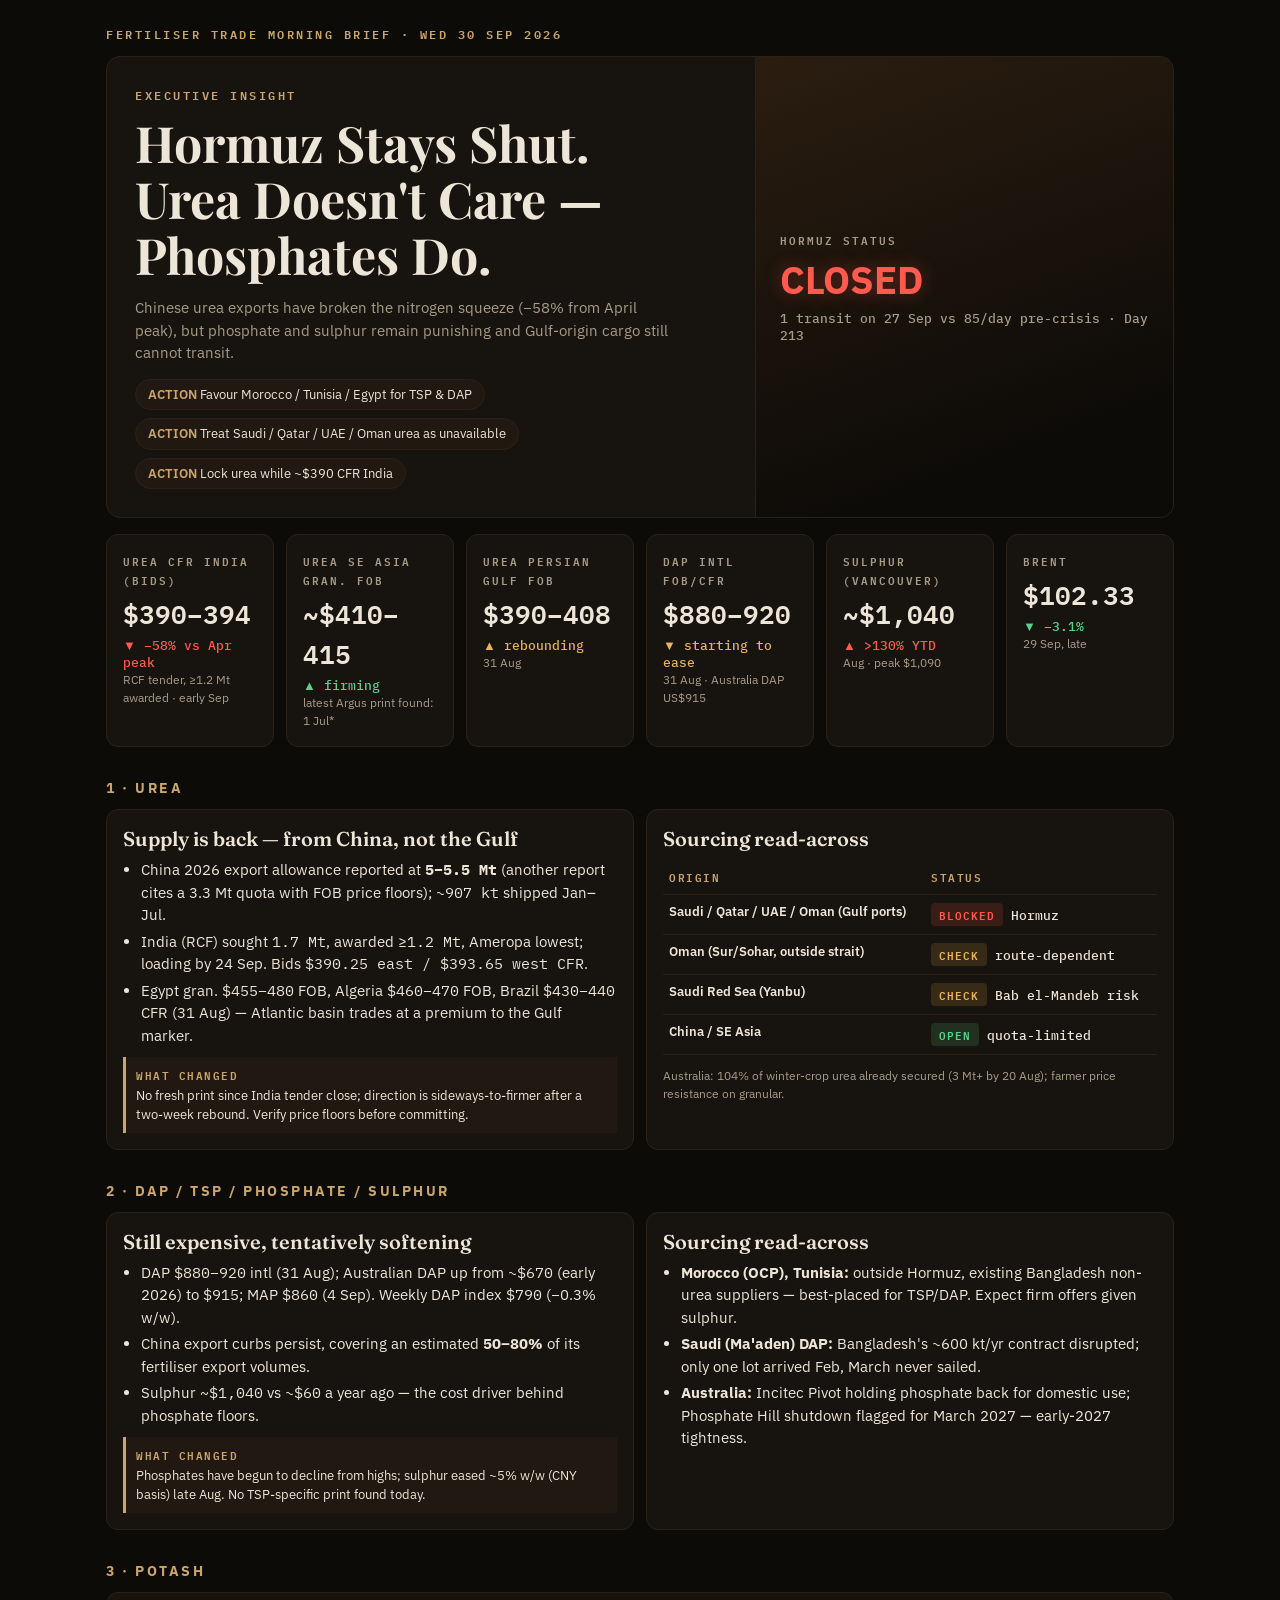
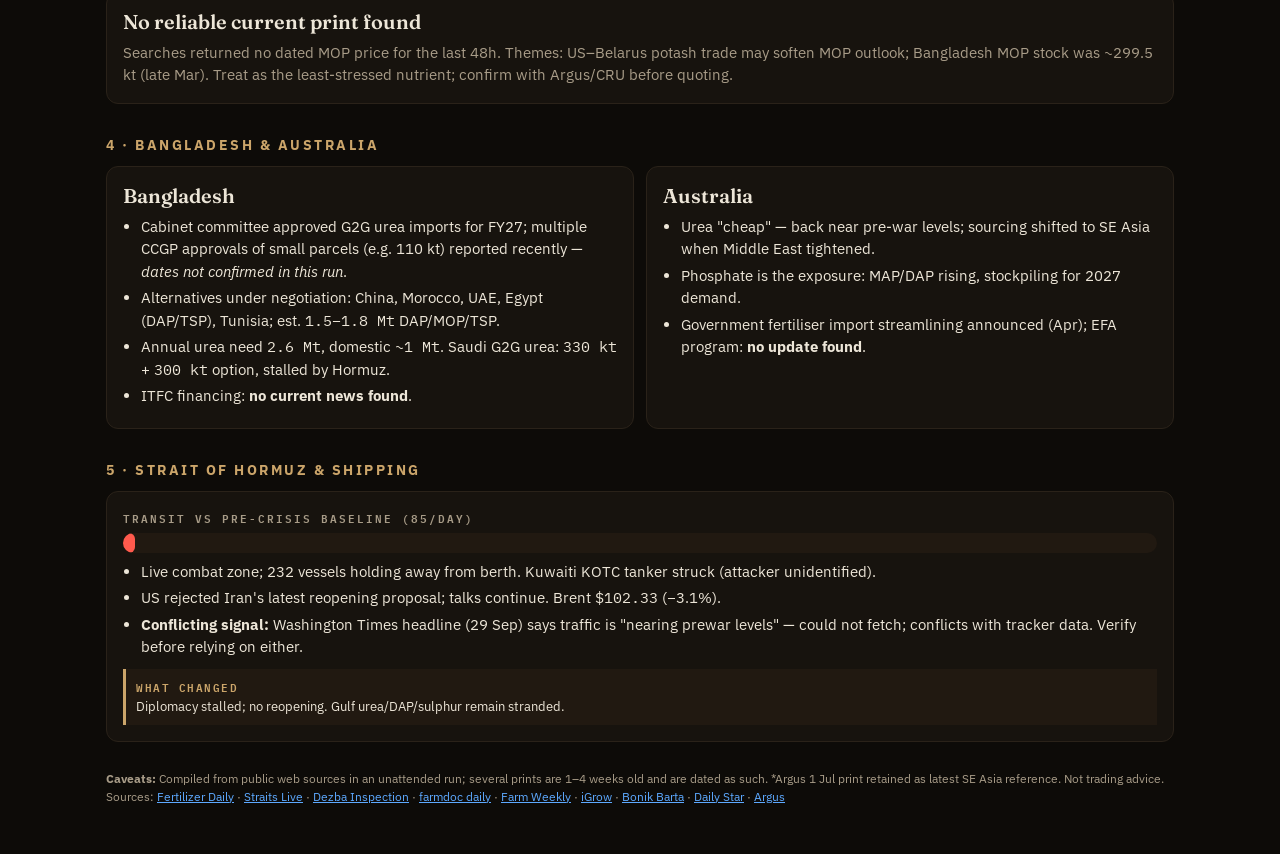
<file: fertiliser-morning-brief-2026-09-30.html>
<!doctype html>
<html lang="en"><head><meta charset="utf-8"><meta name="viewport" content="width=device-width,initial-scale=1">
<title>Fertiliser Trade Morning Brief — 30 Sep 2026</title>
<link rel="preconnect" href="https://fonts.googleapis.com">
<link href="https://fonts.googleapis.com/css2?family=Fraunces:opsz,wght@9..144,400;9..144,600;9..144,900&family=Playfair+Display:wght@700;900&family=IBM+Plex+Sans:wght@400;500;600;700&family=IBM+Plex+Mono:wght@400;500;600;700&display=swap" rel="stylesheet">
<style>
:root{--bg:#0D0B08;--panel:#17130E;--panel2:#211911;--bd:#2A2219;--gold:#CBA56A;--up:#57D38C;--warn:#E9B554;--elev:#FF9E4A;--crit:#FF5A4D;--macro:#5DA9FF;--tx:#EDE6D8;--mut:#A89C88}
*{box-sizing:border-box}
body{margin:0;background:var(--bg);color:var(--tx);font:400 15px/1.5 'IBM Plex Sans',system-ui,sans-serif}
.wrap{max-width:1100px;margin:0 auto;padding:24px 16px 48px}
.mono,.num{font-family:'IBM Plex Mono',ui-monospace,monospace;font-variant-numeric:tabular-nums}
.sec{font:700 14px 'IBM Plex Sans';letter-spacing:2.5px;text-transform:uppercase;color:var(--gold);margin:32px 0 12px}
.eyebrow{font:600 12px 'IBM Plex Mono';letter-spacing:2.5px;color:var(--gold);text-transform:uppercase}
.hero{display:grid;grid-template-columns:3fr 2fr;gap:20px;background:var(--panel);border:1px solid var(--bd);border-radius:14px;overflow:hidden}
.hero .l{padding:28px}
.hero h1{font:700 clamp(30px,5vw,50px)/1.12 'Playfair Display',Georgia,serif;margin:10px 0 14px}
.hero p{color:var(--mut);margin:0 0 14px;max-width:60ch}
.hero .r{background:linear-gradient(160deg,#2b1d10,#0D0B08 80%);display:flex;flex-direction:column;justify-content:center;padding:24px;gap:6px;border-left:1px solid var(--bd)}
.signal{font:900 clamp(28px,4vw,38px) 'IBM Plex Sans';text-transform:uppercase;color:var(--crit);animation:pulse 2.5s infinite;text-shadow:0 0 18px rgba(255,90,77,.35)}
@keyframes pulse{50%{transform:scale(1.04)}}
.chips{display:flex;flex-wrap:wrap;gap:8px}
.chip{border:1px solid var(--bd);background:var(--panel2);border-radius:999px;padding:5px 12px;font-size:13px}
.chip b{color:var(--gold);font-weight:600}
.kpis{display:grid;grid-template-columns:repeat(auto-fit,minmax(150px,1fr));gap:12px;margin-top:16px}
.card{background:var(--panel);border:1px solid var(--bd);border-radius:12px;padding:16px;transition:.2s}
.card:hover{transform:translateY(-4px);box-shadow:0 10px 24px rgba(0,0,0,.5)}
.k{font:600 11px 'IBM Plex Mono';letter-spacing:2px;color:var(--mut);text-transform:uppercase}
.v{font:600 26px 'IBM Plex Mono';margin:4px 0}
.d{font:500 13px 'IBM Plex Mono'}
.up{color:var(--up)}.dn{color:var(--crit)}.fl{color:var(--warn)}
.sub{font-size:12px;color:var(--mut)}
.grid2{display:grid;grid-template-columns:1fr 1fr;gap:12px}
.card h3{font:600 20px 'Fraunces',Georgia,serif;margin:0 0 8px}
.card ul{margin:8px 0 0;padding-left:18px}.card li{margin:4px 0}
.chg{margin-top:10px;padding:8px 10px;border-left:3px solid var(--gold);background:var(--panel2);font-size:13px}
.chg b{font:600 11px 'IBM Plex Mono';letter-spacing:1.5px;color:var(--gold)}
table{width:100%;border-collapse:collapse;font:500 13px 'IBM Plex Mono';font-variant-numeric:tabular-nums}
th{font:600 11px 'IBM Plex Mono';letter-spacing:1.5px;color:var(--gold);text-align:left;text-transform:uppercase;border-bottom:1px solid var(--bd);padding:8px 6px}
td{padding:8px 6px;border-bottom:1px solid var(--bd);vertical-align:top}
td:first-child{font-family:'IBM Plex Sans';font-weight:600}
.tag{display:inline-block;font:600 11px 'IBM Plex Mono';letter-spacing:1px;padding:2px 8px;border-radius:4px}
.t-r{background:rgba(255,90,77,.15);color:var(--crit)}.t-o{background:rgba(255,158,74,.15);color:var(--elev)}.t-y{background:rgba(233,181,84,.15);color:var(--warn)}.t-g{background:rgba(87,211,140,.15);color:var(--up)}
.bar{height:20px;border-radius:10px;background:var(--panel2);overflow:hidden;margin:6px 0}
.bar i{display:block;height:100%;border-radius:10px;animation:fill 1.4s ease-out}
@keyframes fill{from{width:0}}
.foot{margin-top:28px;font-size:12px;color:var(--mut)}
.foot a{color:var(--macro)}
@media(max-width:760px){.hero,.grid2{grid-template-columns:1fr}.hero .r{border-left:0;border-top:1px solid var(--bd)}}
</style></head><body><div class="wrap">

<div class="eyebrow">Fertiliser Trade Morning Brief · Wed 30 Sep 2026</div>

<div class="hero" style="margin-top:12px">
 <div class="l">
  <div class="eyebrow">Executive Insight</div>
  <h1>Hormuz Stays Shut. Urea Doesn't Care — Phosphates Do.</h1>
  <p>Chinese urea exports have broken the nitrogen squeeze (−58% from April peak), but phosphate and sulphur remain punishing and Gulf-origin cargo still cannot transit.</p>
  <div class="chips">
   <span class="chip"><b>ACTION</b> Favour Morocco / Tunisia / Egypt for TSP &amp; DAP</span>
   <span class="chip"><b>ACTION</b> Treat Saudi / Qatar / UAE / Oman urea as unavailable</span>
   <span class="chip"><b>ACTION</b> Lock urea while ~$390 CFR India</span>
  </div>
 </div>
 <div class="r">
  <div class="k">Hormuz status</div>
  <div class="signal">Closed</div>
  <div class="d mono" style="color:var(--mut)">1 transit on 27 Sep vs 85/day pre-crisis · Day 213</div>
 </div>
</div>

<div class="kpis">
 <div class="card"><div class="k">Urea CFR India (bids)</div><div class="v num">$390–394</div><div class="d dn">▼ −58% vs Apr peak</div><div class="sub">RCF tender, ≥1.2 Mt awarded · early Sep</div></div>
 <div class="card"><div class="k">Urea SE Asia gran. FOB</div><div class="v num">~$410–415</div><div class="d up">▲ firming</div><div class="sub">latest Argus print found: 1 Jul*</div></div>
 <div class="card"><div class="k">Urea Persian Gulf FOB</div><div class="v num">$390–408</div><div class="d fl">▲ rebounding</div><div class="sub">31 Aug</div></div>
 <div class="card"><div class="k">DAP intl FOB/CFR</div><div class="v num">$880–920</div><div class="d fl">▼ starting to ease</div><div class="sub">31 Aug · Australia DAP US$915</div></div>
 <div class="card"><div class="k">Sulphur (Vancouver)</div><div class="v num">~$1,040</div><div class="d dn">▲ &gt;130% YTD</div><div class="sub">Aug · peak $1,090</div></div>
 <div class="card"><div class="k">Brent</div><div class="v num">$102.33</div><div class="d up">▼ −3.1%</div><div class="sub">29 Sep, late</div></div>
</div>

<div class="sec">1 · Urea</div>
<div class="grid2">
 <div class="card">
  <h3>Supply is back — from China, not the Gulf</h3>
  <ul>
   <li>China 2026 export allowance reported at <b class="num">5–5.5 Mt</b> (another report cites a 3.3 Mt quota with FOB price floors); ~<span class="num">907 kt</span> shipped Jan–Jul.</li>
   <li>India (RCF) sought <span class="num">1.7 Mt</span>, awarded ≥<span class="num">1.2 Mt</span>, Ameropa lowest; loading by 24 Sep. Bids <span class="num">$390.25 east / $393.65 west CFR</span>.</li>
   <li>Egypt gran. <span class="num">$455–480</span> FOB, Algeria <span class="num">$460–470</span> FOB, Brazil <span class="num">$430–440</span> CFR (31 Aug) — Atlantic basin trades at a premium to the Gulf marker.</li>
  </ul>
  <div class="chg"><b>WHAT CHANGED</b><br>No fresh print since India tender close; direction is sideways-to-firmer after a two-week rebound. Verify price floors before committing.</div>
 </div>
 <div class="card">
  <h3>Sourcing read-across</h3>
  <table>
   <tr><th>Origin</th><th>Status</th></tr>
   <tr><td>Saudi / Qatar / UAE / Oman (Gulf ports)</td><td><span class="tag t-r">BLOCKED</span> Hormuz</td></tr>
   <tr><td>Oman (Sur/Sohar, outside strait)</td><td><span class="tag t-y">CHECK</span> route-dependent</td></tr>
   <tr><td>Saudi Red Sea (Yanbu)</td><td><span class="tag t-y">CHECK</span> Bab el-Mandeb risk</td></tr>
   <tr><td>China / SE Asia</td><td><span class="tag t-g">OPEN</span> quota-limited</td></tr>
  </table>
  <p class="sub">Australia: 104% of winter-crop urea already secured (3 Mt+ by 20 Aug); farmer price resistance on granular.</p>
 </div>
</div>

<div class="sec">2 · DAP / TSP / Phosphate / Sulphur</div>
<div class="grid2">
 <div class="card">
  <h3>Still expensive, tentatively softening</h3>
  <ul>
   <li>DAP <span class="num">$880–920</span> intl (31 Aug); Australian DAP up from ~<span class="num">$670</span> (early 2026) to <span class="num">$915</span>; MAP <span class="num">$860</span> (4 Sep). Weekly DAP index <span class="num">$790</span> (−0.3% w/w).</li>
   <li>China export curbs persist, covering an estimated <b>50–80%</b> of its fertiliser export volumes.</li>
   <li>Sulphur <span class="num">~$1,040</span> vs ~<span class="num">$60</span> a year ago — the cost driver behind phosphate floors.</li>
  </ul>
  <div class="chg"><b>WHAT CHANGED</b><br>Phosphates have begun to decline from highs; sulphur eased ~5% w/w (CNY basis) late Aug. No TSP-specific print found today.</div>
 </div>
 <div class="card">
  <h3>Sourcing read-across</h3>
  <ul>
   <li><b>Morocco (OCP), Tunisia:</b> outside Hormuz, existing Bangladesh non-urea suppliers — best-placed for TSP/DAP. Expect firm offers given sulphur.</li>
   <li><b>Saudi (Ma'aden) DAP:</b> Bangladesh's ~600 kt/yr contract disrupted; only one lot arrived Feb, March never sailed.</li>
   <li><b>Australia:</b> Incitec Pivot holding phosphate back for domestic use; Phosphate Hill shutdown flagged for March 2027 — early-2027 tightness.</li>
  </ul>
 </div>
</div>

<div class="sec">3 · Potash</div>
<div class="card">
 <h3>No reliable current print found</h3>
 <p style="margin:0;color:var(--mut)">Searches returned no dated MOP price for the last 48h. Themes: US–Belarus potash trade may soften MOP outlook; Bangladesh MOP stock was ~299.5 kt (late Mar). Treat as the least-stressed nutrient; confirm with Argus/CRU before quoting.</p>
</div>

<div class="sec">4 · Bangladesh &amp; Australia</div>
<div class="grid2">
 <div class="card">
  <h3>Bangladesh</h3>
  <ul>
   <li>Cabinet committee approved G2G urea imports for FY27; multiple CCGP approvals of small parcels (e.g. 110 kt) reported recently — <i>dates not confirmed in this run</i>.</li>
   <li>Alternatives under negotiation: China, Morocco, UAE, Egypt (DAP/TSP), Tunisia; est. <span class="num">1.5–1.8 Mt</span> DAP/MOP/TSP.</li>
   <li>Annual urea need <span class="num">2.6 Mt</span>, domestic ~<span class="num">1 Mt</span>. Saudi G2G urea: <span class="num">330 kt</span> + <span class="num">300 kt</span> option, stalled by Hormuz.</li>
   <li>ITFC financing: <b>no current news found</b>.</li>
  </ul>
 </div>
 <div class="card">
  <h3>Australia</h3>
  <ul>
   <li>Urea "cheap" — back near pre-war levels; sourcing shifted to SE Asia when Middle East tightened.</li>
   <li>Phosphate is the exposure: MAP/DAP rising, stockpiling for 2027 demand.</li>
   <li>Government fertiliser import streamlining announced (Apr); EFA program: <b>no update found</b>.</li>
  </ul>
 </div>
</div>

<div class="sec">5 · Strait of Hormuz &amp; Shipping</div>
<div class="card">
 <div class="k">Transit vs pre-crisis baseline (85/day)</div>
 <div class="bar"><i style="width:1.2%;background:var(--crit)"></i></div>
 <ul>
  <li>Live combat zone; 232 vessels holding away from berth. Kuwaiti KOTC tanker struck (attacker unidentified).</li>
  <li>US rejected Iran's latest reopening proposal; talks continue. Brent <span class="num">$102.33</span> (−3.1%).</li>
  <li><b>Conflicting signal:</b> Washington Times headline (29 Sep) says traffic is "nearing prewar levels" — could not fetch; conflicts with tracker data. Verify before relying on either.</li>
 </ul>
 <div class="chg"><b>WHAT CHANGED</b><br>Diplomacy stalled; no reopening. Gulf urea/DAP/sulphur remain stranded.</div>
</div>

<div class="foot">
 <b>Caveats:</b> Compiled from public web sources in an unattended run; several prints are 1–4 weeks old and are dated as such. *Argus 1 Jul print retained as latest SE Asia reference. Not trading advice.<br>
 Sources: <a href="https://www.fertilizerdaily.com/20260907-china-urea-india-tender-1-2-million-tonnes-2026/">Fertilizer Daily</a> · <a href="https://straits.live/briefs/2026-09-29">Straits Live</a> · <a href="https://www.dezbainspection.com/en/fertilizer-market-update-falling-phosphates-vs-rising-nitrogen-prices/">Dezba Inspection</a> · <a href="https://farmdocdaily.illinois.edu/2026/08/sulfur-and-increasing-phosphate-fertilizer-prices.html">farmdoc daily</a> · <a href="https://www.farmweekly.com.au/story/9343477/australia-stockpiles-phosphate-amid-2027-demand-rush-fears/">Farm Weekly</a> · <a href="https://igrownews.com/fertilizer-prices-weekly-update/">iGrow</a> · <a href="https://en.bonikbarta.com/business/2QE4bvUblED4THbn">Bonik Barta</a> · <a href="https://www.thedailystar.net/news/bangladesh/news/bangladesh-races-secure-fertiliser-amid-hormuz-uncertainty-4139611">Daily Star</a> · <a href="https://www.argusmedia.com/en/news-and-insights/latest-market-news/2772719-middle-east-granular-urea-sold-in-high-410s-t-fob">Argus</a>
</div>
</div></body></html>
</file>
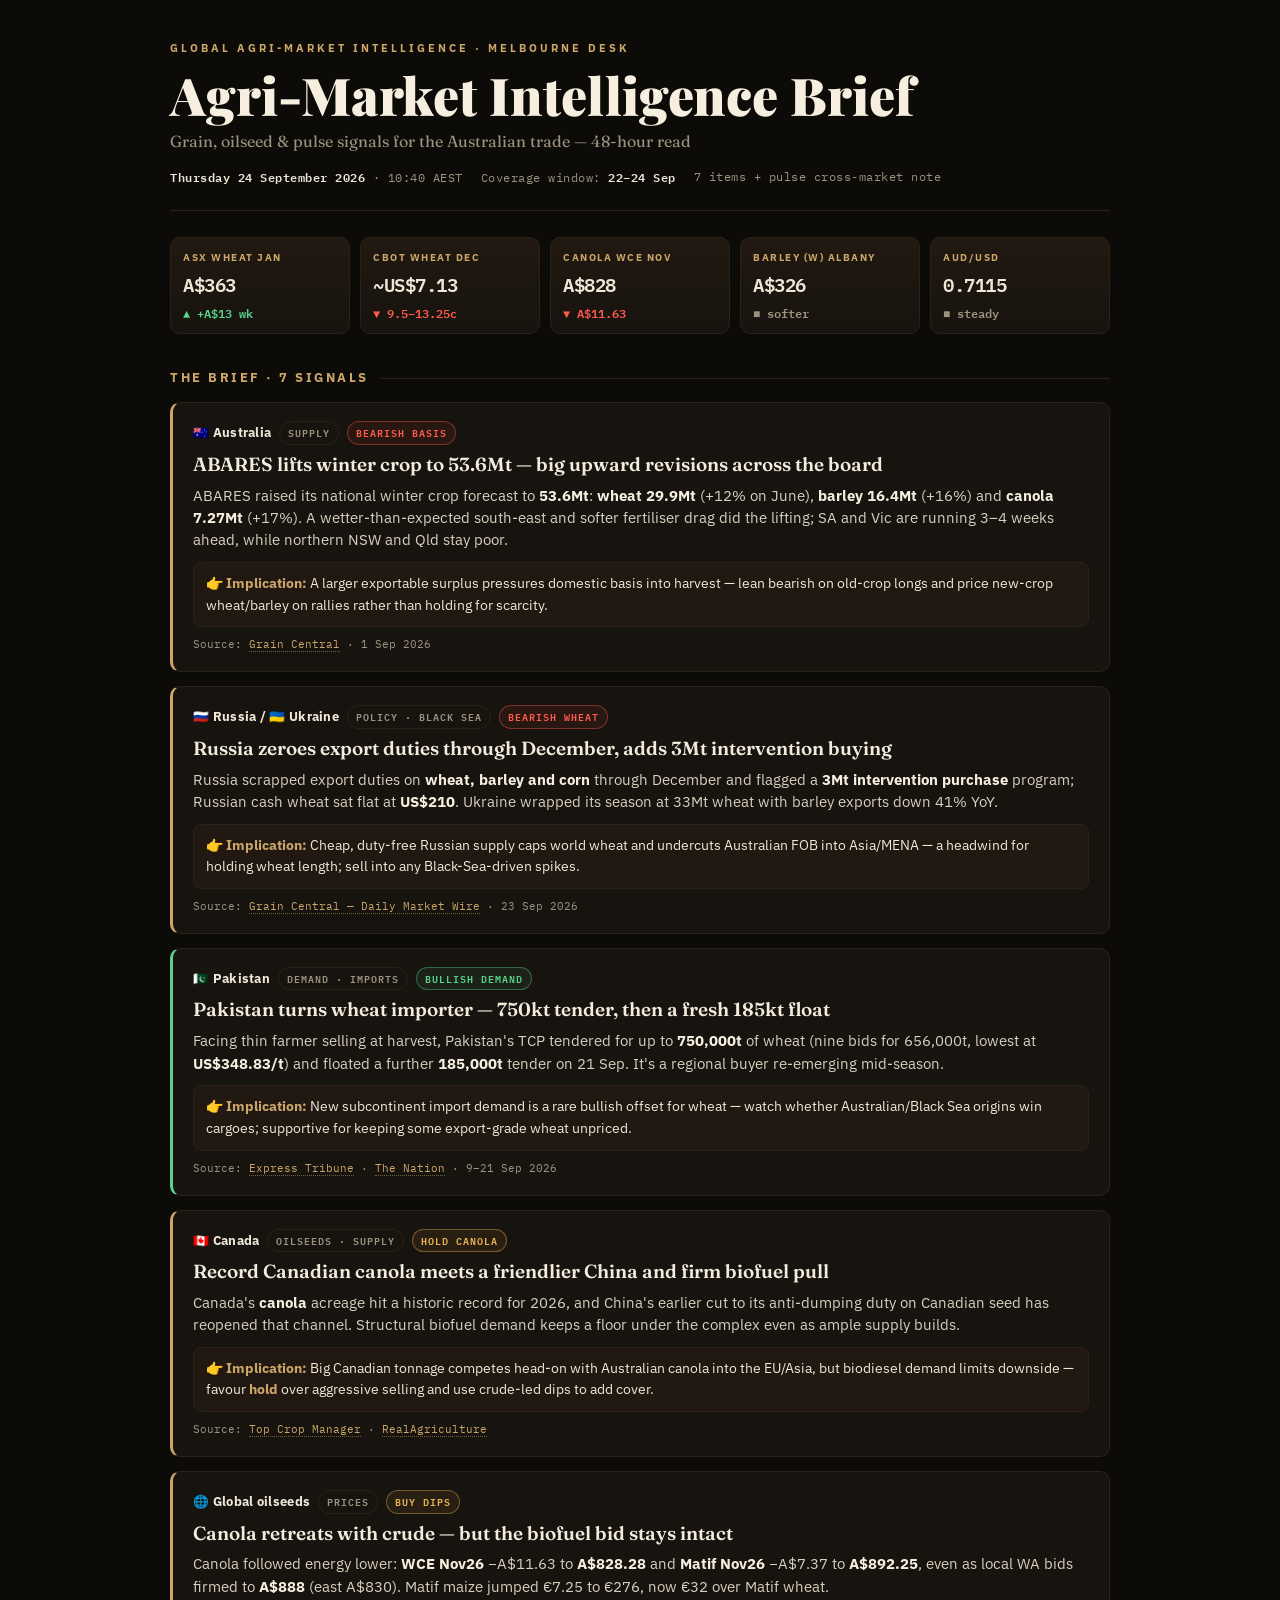
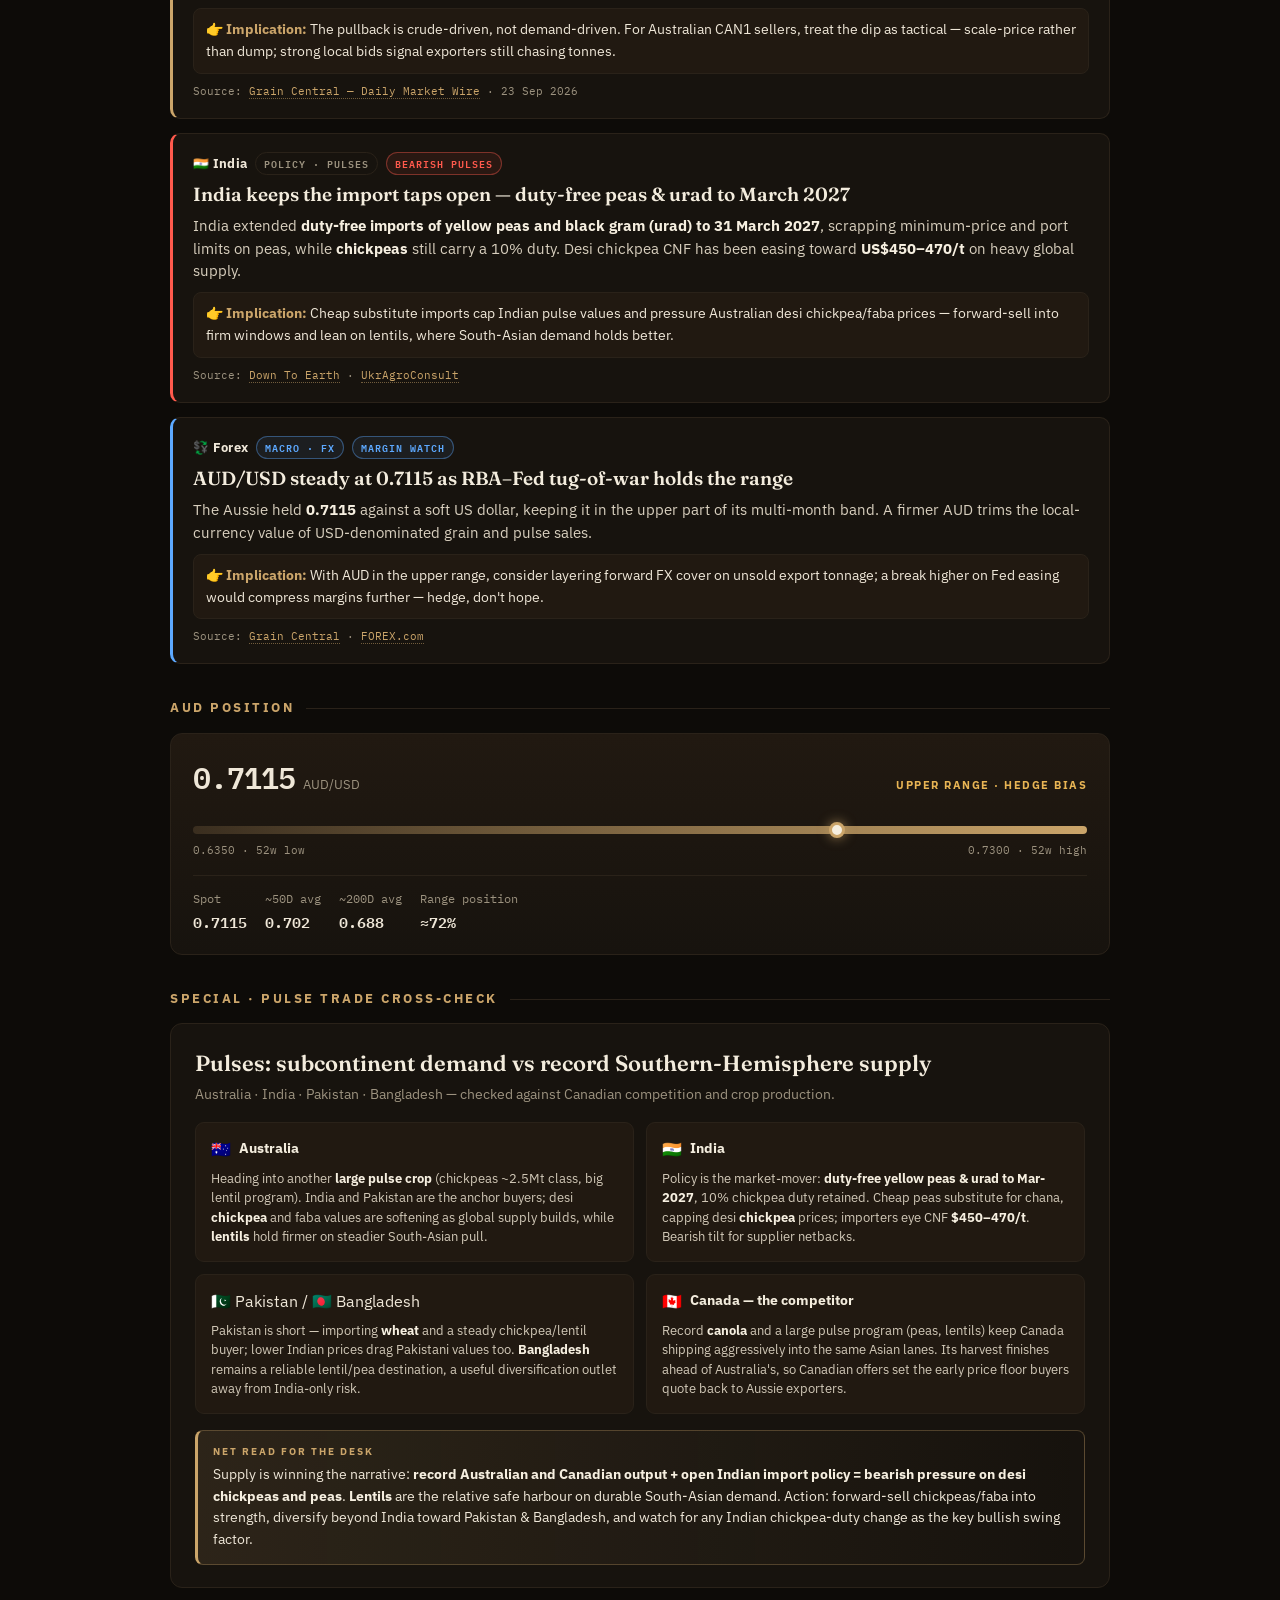
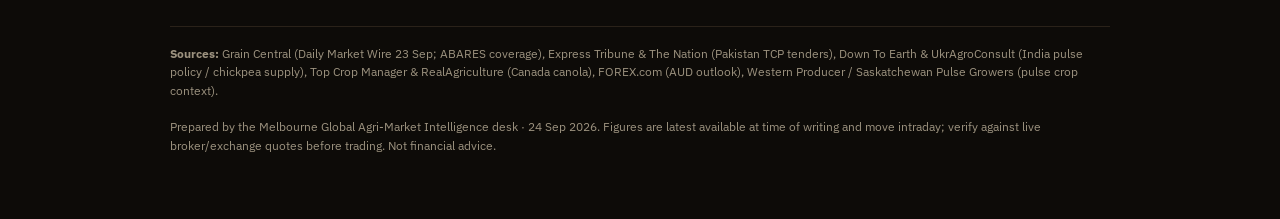
<file: commodity/2026-09-24-Agri-Market-Intelligence-Brief.html>
<!DOCTYPE html>
<html lang="en">
<head>
<meta charset="UTF-8">
<meta name="viewport" content="width=device-width, initial-scale=1.0">
<title>24 Sep 2026 · Agri-Market Intelligence Brief</title>
<link rel="preconnect" href="https://fonts.googleapis.com">
<link rel="preconnect" href="https://fonts.gstatic.com" crossorigin>
<link href="https://fonts.googleapis.com/css2?family=Fraunces:opsz,wght@9..144,400;9..144,600;9..144,900&family=Playfair+Display:wght@700;900&family=IBM+Plex+Sans:wght@400;500;600;700&family=IBM+Plex+Mono:wght@400;500;600;700&display=swap" rel="stylesheet">
<style>
  :root{
    --bg:#0D0B08; --panel:#17130E; --panel2:#211911; --border:#2A2219;
    --gold:#CBA56A; --bull:#57D38C; --warn:#E9B554; --elev:#FF9E4A; --crit:#FF5A4D; --macro:#5DA9FF;
    --ink:#EFE7D8; --mut:#9C927F;
    --serif:'Fraunces',Georgia,serif;
    --sans:'IBM Plex Sans',system-ui,sans-serif;
    --mono:'IBM Plex Mono',ui-monospace,monospace;
    --display:'Playfair Display',Georgia,serif;
  }
  *{box-sizing:border-box;margin:0;padding:0}
  html{-webkit-text-size-adjust:100%}
  body{background:var(--bg);color:var(--ink);font-family:var(--sans);line-height:1.55;
    -webkit-font-smoothing:antialiased;padding:0 16px}
  .wrap{max-width:940px;margin:0 auto;padding:40px 0 64px}
  .num{font-family:var(--mono);font-variant-numeric:tabular-nums;font-feature-settings:"tnum"}

  /* Masthead */
  .mast{border-bottom:1px solid var(--border);padding-bottom:22px;margin-bottom:26px}
  .kicker{font-family:var(--sans);font-size:11px;font-weight:700;letter-spacing:3px;
    text-transform:uppercase;color:var(--gold)}
  .mast h1{font-family:var(--display);font-weight:900;font-size:clamp(34px,6vw,52px);
    line-height:1.08;margin:10px 0 6px;color:#F6EFE0}
  .mast .sub{font-family:var(--serif);font-size:16px;color:var(--mut);font-weight:400}
  .meta{margin-top:14px;display:flex;flex-wrap:wrap;gap:8px 18px;font-family:var(--mono);
    font-size:12px;color:var(--mut);letter-spacing:.5px}
  .meta b{color:var(--ink);font-weight:600}

  /* KPI strip */
  .kpis{display:grid;grid-template-columns:repeat(5,1fr);gap:10px;margin:0 0 30px}
  .kpi{background:linear-gradient(180deg,var(--panel2),var(--panel));border:1px solid var(--border);
    border-radius:10px;padding:12px 12px 11px}
  .kpi .lab{font-size:10px;font-weight:700;letter-spacing:1.5px;text-transform:uppercase;color:var(--gold)}
  .kpi .val{font-family:var(--mono);font-size:19px;font-weight:600;margin-top:6px;letter-spacing:-.5px}
  .kpi .chg{font-family:var(--mono);font-size:12px;font-weight:600;margin-top:3px}
  .up{color:var(--bull)} .down{color:var(--crit)} .flat{color:var(--mut)}

  /* Section label */
  .seclab{font-size:13px;font-weight:700;letter-spacing:2.5px;text-transform:uppercase;
    color:var(--gold);margin:34px 0 14px;display:flex;align-items:center;gap:12px}
  .seclab::after{content:"";flex:1;height:1px;background:var(--border)}

  /* News items */
  .item{background:var(--panel);border:1px solid var(--border);border-left:3px solid var(--gold);
    border-radius:10px;padding:18px 20px;margin-bottom:14px;transition:transform .15s ease,box-shadow .15s ease}
  .item:hover{transform:translateY(-3px);box-shadow:0 10px 30px rgba(0,0,0,.45)}
  .item.b{border-left-color:var(--bull)} .item.br{border-left-color:var(--crit)}
  .item.n{border-left-color:var(--macro)}
  .tagrow{display:flex;flex-wrap:wrap;align-items:center;gap:8px;margin-bottom:8px}
  .flag{font-size:12.5px;font-weight:700;letter-spacing:.3px;color:var(--ink)}
  .chip{font-family:var(--mono);font-size:10px;font-weight:600;letter-spacing:1px;text-transform:uppercase;
    padding:3px 8px;border-radius:20px;border:1px solid var(--border);color:var(--mut)}
  .chip.bull{color:var(--bull);border-color:rgba(87,211,140,.4);background:rgba(87,211,140,.08)}
  .chip.bear{color:var(--crit);border-color:rgba(255,90,77,.4);background:rgba(255,90,77,.08)}
  .chip.watch{color:var(--warn);border-color:rgba(233,181,84,.4);background:rgba(233,181,84,.08)}
  .chip.mac{color:var(--macro);border-color:rgba(93,169,255,.4);background:rgba(93,169,255,.08)}
  .item h3{font-family:var(--serif);font-weight:600;font-size:19px;line-height:1.25;margin-bottom:8px;color:#F3ECDD}
  .item p{font-size:14.5px;color:#D8CFBE;margin-bottom:10px}
  .item p b{color:#F6EFE0;font-weight:700}
  .imp{font-size:14px;color:var(--ink);background:var(--panel2);border:1px solid var(--border);
    border-radius:8px;padding:10px 12px}
  .imp b{color:var(--gold)}
  .src{font-family:var(--mono);font-size:11px;margin-top:9px;color:var(--mut)}
  .src a{color:var(--gold);text-decoration:none;border-bottom:1px dotted rgba(203,165,106,.5)}
  .src a:hover{color:#E7C98C}

  /* AUD gauge */
  .fxbox{background:linear-gradient(180deg,var(--panel2),var(--panel));border:1px solid var(--border);
    border-radius:12px;padding:20px 22px}
  .fxtop{display:flex;justify-content:space-between;align-items:baseline;flex-wrap:wrap;gap:8px}
  .fxtop .big{font-family:var(--mono);font-size:30px;font-weight:600;letter-spacing:-1px}
  .fxtop .pos{font-size:11px;font-weight:700;letter-spacing:1.5px;text-transform:uppercase;color:var(--warn)}
  .track{position:relative;height:8px;border-radius:6px;margin:26px 0 8px;
    background:linear-gradient(90deg,#3a2e1f,var(--gold))}
  .marker{position:absolute;top:50%;width:16px;height:16px;border-radius:50%;background:#F6EFE0;
    border:3px solid var(--gold);transform:translate(-50%,-50%);box-shadow:0 0 12px rgba(203,165,106,.7)}
  .scale{display:flex;justify-content:space-between;font-family:var(--mono);font-size:11px;color:var(--mut)}
  .fxrow{display:flex;flex-wrap:wrap;gap:18px;margin-top:16px;padding-top:14px;border-top:1px solid var(--border)}
  .fxrow div{font-family:var(--mono);font-size:12px;color:var(--mut)}
  .fxrow b{display:block;color:var(--ink);font-size:15px;font-weight:600;margin-top:2px}

  /* Pulse summary */
  .pulse{background:var(--panel);border:1px solid var(--border);border-radius:12px;padding:22px 24px}
  .pulse h2{font-family:var(--serif);font-weight:600;font-size:22px;color:#F3ECDD;margin-bottom:4px}
  .pulse .lead{font-size:14px;color:var(--mut);margin-bottom:16px}
  .pgrid{display:grid;grid-template-columns:1fr 1fr;gap:12px}
  .pcard{background:var(--panel2);border:1px solid var(--border);border-radius:9px;padding:14px 15px}
  .pcard .h{display:flex;align-items:center;gap:8px;margin-bottom:7px}
  .pcard .h span{font-weight:700;font-size:14px;color:#F3ECDD}
  .pcard p{font-size:13px;color:#D2C9B8;line-height:1.5}
  .pcard p b{color:#F6EFE0}
  .takeaway{margin-top:16px;background:linear-gradient(90deg,rgba(203,165,106,.12),transparent);
    border:1px solid rgba(203,165,106,.3);border-left:3px solid var(--gold);border-radius:8px;padding:13px 15px}
  .takeaway .l{font-size:10px;font-weight:700;letter-spacing:2px;text-transform:uppercase;color:var(--gold);margin-bottom:5px}
  .takeaway p{font-size:14px;color:var(--ink)}
  .takeaway p b{color:#F6EFE0}

  footer{margin-top:38px;padding-top:18px;border-top:1px solid var(--border);
    font-size:11.5px;color:var(--mut);line-height:1.6}
  footer b{color:var(--mut)}

  @media(max-width:720px){
    .kpis{grid-template-columns:repeat(2,1fr)}
    .pgrid{grid-template-columns:1fr}
  }
</style>
</head>
<body>
<div class="wrap">

  <!-- MASTHEAD -->
  <header class="mast">
    <div class="kicker">Global Agri-Market Intelligence · Melbourne Desk</div>
    <h1>Agri-Market Intelligence Brief</h1>
    <div class="sub">Grain, oilseed &amp; pulse signals for the Australian trade — 48-hour read</div>
    <div class="meta">
      <span><b>Thursday 24 September 2026</b> · 10:40 AEST</span>
      <span>Coverage window: <b>22–24 Sep</b></span>
      <span>7 items + pulse cross-market note</span>
    </div>
  </header>

  <!-- KPI STRIP -->
  <div class="kpis">
    <div class="kpi">
      <div class="lab">ASX Wheat Jan</div>
      <div class="val">A$363</div>
      <div class="chg up">▲ +A$13 wk</div>
    </div>
    <div class="kpi">
      <div class="lab">CBOT Wheat Dec</div>
      <div class="val">~US$7.13</div>
      <div class="chg down">▼ 9.5–13.25c</div>
    </div>
    <div class="kpi">
      <div class="lab">Canola WCE Nov</div>
      <div class="val">A$828</div>
      <div class="chg down">▼ A$11.63</div>
    </div>
    <div class="kpi">
      <div class="lab">Barley (W) Albany</div>
      <div class="val">A$326</div>
      <div class="chg flat">■ softer</div>
    </div>
    <div class="kpi">
      <div class="lab">AUD/USD</div>
      <div class="val">0.7115</div>
      <div class="chg flat">■ steady</div>
    </div>
  </div>

  <!-- NEWS ITEMS -->
  <div class="seclab">The Brief · 7 Signals</div>

  <!-- 1 -->
  <article class="item bear">
    <div class="tagrow">
      <span class="flag">🇦🇺 Australia</span>
      <span class="chip">Supply</span>
      <span class="chip bear">Bearish basis</span>
    </div>
    <h3>ABARES lifts winter crop to 53.6Mt — big upward revisions across the board</h3>
    <p>ABARES raised its national winter crop forecast to <b>53.6Mt</b>: <b>wheat 29.9Mt</b> (+12% on June), <b>barley 16.4Mt</b> (+16%) and <b>canola 7.27Mt</b> (+17%). A wetter-than-expected south-east and softer fertiliser drag did the lifting; SA and Vic are running 3–4 weeks ahead, while northern NSW and Qld stay poor.</p>
    <div class="imp">👉 <b>Implication:</b> A larger exportable surplus pressures domestic basis into harvest — lean bearish on old-crop longs and price new-crop wheat/barley on rallies rather than holding for scarcity.</div>
    <div class="src">Source: <a href="https://www.graincentral.com/news/souths-kind-winter-lifts-abares-wheat-barley-canola-figures/">Grain Central</a> · 1 Sep 2026</div>
  </article>

  <!-- 2 -->
  <article class="item bear">
    <div class="tagrow">
      <span class="flag">🇷🇺 Russia / 🇺🇦 Ukraine</span>
      <span class="chip">Policy · Black Sea</span>
      <span class="chip bear">Bearish wheat</span>
    </div>
    <h3>Russia zeroes export duties through December, adds 3Mt intervention buying</h3>
    <p>Russia scrapped export duties on <b>wheat, barley and corn</b> through December and flagged a <b>3Mt intervention purchase</b> program; Russian cash wheat sat flat at <b>US$210</b>. Ukraine wrapped its season at 33Mt wheat with barley exports down 41% YoY.</p>
    <div class="imp">👉 <b>Implication:</b> Cheap, duty-free Russian supply caps world wheat and undercuts Australian FOB into Asia/MENA — a headwind for holding wheat length; sell into any Black-Sea-driven spikes.</div>
    <div class="src">Source: <a href="https://www.graincentral.com/markets/daily-market-wire-23-september-2026/">Grain Central — Daily Market Wire</a> · 23 Sep 2026</div>
  </article>

  <!-- 3 -->
  <article class="item b">
    <div class="tagrow">
      <span class="flag">🇵🇰 Pakistan</span>
      <span class="chip">Demand · Imports</span>
      <span class="chip bull">Bullish demand</span>
    </div>
    <h3>Pakistan turns wheat importer — 750kt tender, then a fresh 185kt float</h3>
    <p>Facing thin farmer selling at harvest, Pakistan's TCP tendered for up to <b>750,000t</b> of wheat (nine bids for 656,000t, lowest at <b>US$348.83/t</b>) and floated a further <b>185,000t</b> tender on 21 Sep. It's a regional buyer re-emerging mid-season.</p>
    <div class="imp">👉 <b>Implication:</b> New subcontinent import demand is a rare bullish offset for wheat — watch whether Australian/Black Sea origins win cargoes; supportive for keeping some export-grade wheat unpriced.</div>
    <div class="src">Source: <a href="https://tribune.com.pk/story/2628476/tcp-floats-tender-for-750000-tonnes-of-wheat">Express Tribune</a> · <a href="https://www.nation.com.pk/21-Sep-2026/tcp-floats-int-l-tender-purchase-185-000-metric-tons-wheat">The Nation</a> · 9–21 Sep 2026</div>
  </article>

  <!-- 4 -->
  <article class="item">
    <div class="tagrow">
      <span class="flag">🇨🇦 Canada</span>
      <span class="chip">Oilseeds · Supply</span>
      <span class="chip watch">Hold canola</span>
    </div>
    <h3>Record Canadian canola meets a friendlier China and firm biofuel pull</h3>
    <p>Canada's <b>canola</b> acreage hit a historic record for 2026, and China's earlier cut to its anti-dumping duty on Canadian seed has reopened that channel. Structural biofuel demand keeps a floor under the complex even as ample supply builds.</p>
    <div class="imp">👉 <b>Implication:</b> Big Canadian tonnage competes head-on with Australian canola into the EU/Asia, but biodiesel demand limits downside — favour <b>hold</b> over aggressive selling and use crude-led dips to add cover.</div>
    <div class="src">Source: <a href="https://www.topcropmanager.com/canadas-canola-acreage-hits-historic-record-in-2026/">Top Crop Manager</a> · <a href="https://www.realagriculture.com/2026/03/china-slashes-anti-dumping-tariff-on-canadian-canola-seed/">RealAgriculture</a></div>
  </article>

  <!-- 5 -->
  <article class="item">
    <div class="tagrow">
      <span class="flag">🌐 Global oilseeds</span>
      <span class="chip">Prices</span>
      <span class="chip watch">Buy dips</span>
    </div>
    <h3>Canola retreats with crude — but the biofuel bid stays intact</h3>
    <p>Canola followed energy lower: <b>WCE Nov26</b> −A$11.63 to <b>A$828.28</b> and <b>Matif Nov26</b> −A$7.37 to <b>A$892.25</b>, even as local WA bids firmed to <b>A$888</b> (east A$830). Matif maize jumped €7.25 to €276, now €32 over Matif wheat.</p>
    <div class="imp">👉 <b>Implication:</b> The pullback is crude-driven, not demand-driven. For Australian CAN1 sellers, treat the dip as tactical — scale-price rather than dump; strong local bids signal exporters still chasing tonnes.</div>
    <div class="src">Source: <a href="https://www.graincentral.com/markets/daily-market-wire-23-september-2026/">Grain Central — Daily Market Wire</a> · 23 Sep 2026</div>
  </article>

  <!-- 6 -->
  <article class="item br">
    <div class="tagrow">
      <span class="flag">🇮🇳 India</span>
      <span class="chip">Policy · Pulses</span>
      <span class="chip bear">Bearish pulses</span>
    </div>
    <h3>India keeps the import taps open — duty-free peas &amp; urad to March 2027</h3>
    <p>India extended <b>duty-free imports of yellow peas and black gram (urad) to 31 March 2027</b>, scrapping minimum-price and port limits on peas, while <b>chickpeas</b> still carry a 10% duty. Desi chickpea CNF has been easing toward <b>US$450–470/t</b> on heavy global supply.</p>
    <div class="imp">👉 <b>Implication:</b> Cheap substitute imports cap Indian pulse values and pressure Australian desi chickpea/faba prices — forward-sell into firm windows and lean on lentils, where South-Asian demand holds better.</div>
    <div class="src">Source: <a href="https://www.downtoearth.org.in/agriculture/centre-extends-duty-free-imports-of-yellow-peas-and-black-gram-until-march-2027-to-curb-rising-pulse-prices">Down To Earth</a> · <a href="https://ukragroconsult.com/en/news/chickpea-market-is-expected-to-experience-increased-competition-in-asia-amid-high-supply/">UkrAgroConsult</a></div>
  </article>

  <!-- 7 -->
  <article class="item n">
    <div class="tagrow">
      <span class="flag">💱 Forex</span>
      <span class="chip mac">Macro · FX</span>
      <span class="chip mac">Margin watch</span>
    </div>
    <h3>AUD/USD steady at 0.7115 as RBA–Fed tug-of-war holds the range</h3>
    <p>The Aussie held <b>0.7115</b> against a soft US dollar, keeping it in the upper part of its multi-month band. A firmer AUD trims the local-currency value of USD-denominated grain and pulse sales.</p>
    <div class="imp">👉 <b>Implication:</b> With AUD in the upper range, consider layering forward FX cover on unsold export tonnage; a break higher on Fed easing would compress margins further — hedge, don't hope.</div>
    <div class="src">Source: <a href="https://www.graincentral.com/markets/daily-market-wire-23-september-2026/">Grain Central</a> · <a href="https://www.forex.com/en-us/news-and-analysis/australian-dollar-outlook-aud-usd-faces-rba-fed-rate-tug-of-war/">FOREX.com</a></div>
  </article>

  <!-- AUD GAUGE -->
  <div class="seclab">AUD Position</div>
  <div class="fxbox">
    <div class="fxtop">
      <div><span class="num big">0.7115</span> &nbsp;<span style="color:var(--mut);font-size:13px">AUD/USD</span></div>
      <div class="pos">Upper range · hedge bias</div>
    </div>
    <div class="track"><div class="marker" style="left:72%"></div></div>
    <div class="scale"><span>0.6350 · 52w low</span><span>0.7300 · 52w high</span></div>
    <div class="fxrow">
      <div>Spot <b class="num">0.7115</b></div>
      <div>~50D avg <b class="num">0.702</b></div>
      <div>~200D avg <b class="num">0.688</b></div>
      <div>Range position <b class="num">≈72%</b></div>
    </div>
  </div>

  <!-- PULSE CROSS-MARKET -->
  <div class="seclab">Special · Pulse Trade Cross-Check</div>
  <div class="pulse">
    <h2>Pulses: subcontinent demand vs record Southern-Hemisphere supply</h2>
    <p class="lead">Australia · India · Pakistan · Bangladesh — checked against Canadian competition and crop production.</p>
    <div class="pgrid">
      <div class="pcard">
        <div class="h">🇦🇺 <span>Australia</span></div>
        <p>Heading into another <b>large pulse crop</b> (chickpeas ~2.5Mt class, big lentil program). India and Pakistan are the anchor buyers; desi <b>chickpea</b> and faba values are softening as global supply builds, while <b>lentils</b> hold firmer on steadier South-Asian pull.</p>
      </div>
      <div class="pcard">
        <div class="h">🇮🇳 <span>India</span></div>
        <p>Policy is the market-mover: <b>duty-free yellow peas &amp; urad to Mar-2027</b>, 10% chickpea duty retained. Cheap peas substitute for chana, capping desi <b>chickpea</b> prices; importers eye CNF <b>$450–470/t</b>. Bearish tilt for supplier netbacks.</p>
      </div>
      <div class="pcard">
        <div class="h">🇵🇰 Pakistan / 🇧🇩 Bangladesh</div>
        <p>Pakistan is short — importing <b>wheat</b> and a steady chickpea/lentil buyer; lower Indian prices drag Pakistani values too. <b>Bangladesh</b> remains a reliable lentil/pea destination, a useful diversification outlet away from India-only risk.</p>
      </div>
      <div class="pcard">
        <div class="h">🇨🇦 <span>Canada — the competitor</span></div>
        <p>Record <b>canola</b> and a large pulse program (peas, lentils) keep Canada shipping aggressively into the same Asian lanes. Its harvest finishes ahead of Australia's, so Canadian offers set the early price floor buyers quote back to Aussie exporters.</p>
      </div>
    </div>
    <div class="takeaway">
      <div class="l">Net read for the desk</div>
      <p>Supply is winning the narrative: <b>record Australian and Canadian output + open Indian import policy = bearish pressure on desi chickpeas and peas</b>. <b>Lentils</b> are the relative safe harbour on durable South-Asian demand. Action: forward-sell chickpeas/faba into strength, diversify beyond India toward Pakistan &amp; Bangladesh, and watch for any Indian chickpea-duty change as the key bullish swing factor.</p>
    </div>
  </div>

  <footer>
    <b>Sources:</b> Grain Central (Daily Market Wire 23 Sep; ABARES coverage), Express Tribune &amp; The Nation (Pakistan TCP tenders), Down To Earth &amp; UkrAgroConsult (India pulse policy / chickpea supply), Top Crop Manager &amp; RealAgriculture (Canada canola), FOREX.com (AUD outlook), Western Producer / Saskatchewan Pulse Growers (pulse crop context).<br><br>
    Prepared by the Melbourne Global Agri-Market Intelligence desk · 24 Sep 2026. Figures are latest available at time of writing and move intraday; verify against live broker/exchange quotes before trading. Not financial advice.
  </footer>

</div>
</body>
</html>
</file>
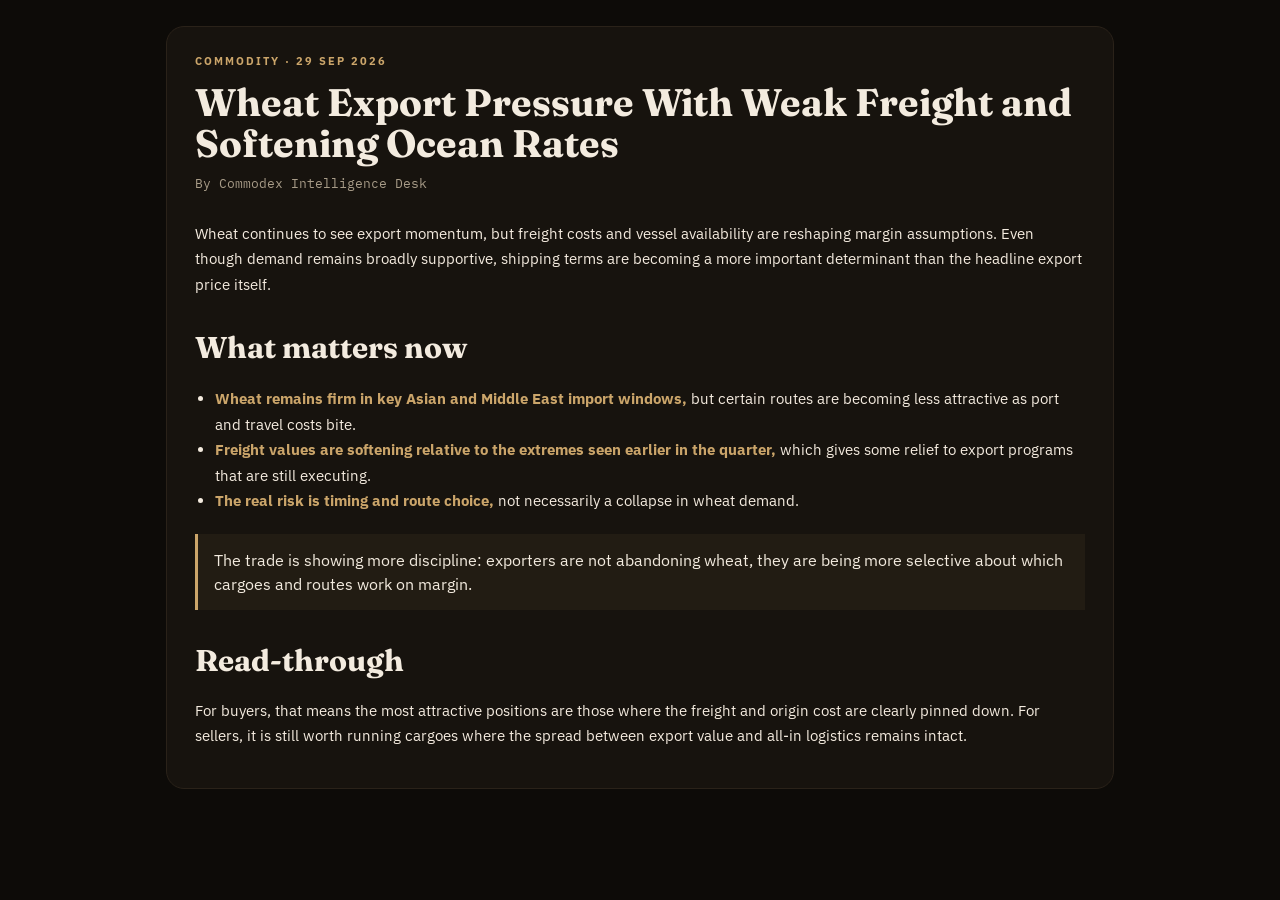
<file: commodity/2026-09-29-wheat-weekly.html>
<!doctype html>
<html lang="en">
<head>
  <meta charset="utf-8">
  <meta name="viewport" content="width=device-width,initial-scale=1">
  <title>Wheat Export Pressure With Weak Freight and Softening Ocean Rates</title>
  <link rel="preconnect" href="https://fonts.googleapis.com">
  <link rel="stylesheet" href="https://fonts.googleapis.com/css2?family=Fraunces:wght@600;700;900&family=IBM+Plex+Sans:wght@400;500;600;700&family=IBM+Plex+Mono:wght@400;500;600;700&display=swap">
  <link rel="stylesheet" href="../assets/css/style.css">
</head>
<body>
  <div class="article-shell">
    <div class="article-card">
      <div class="article-head">
        <div class="eyebrow">Commodity · 29 Sep 2026</div>
        <h1>Wheat Export Pressure With Weak Freight and Softening Ocean Rates</h1>
        <div class="article-meta">By Commodex Intelligence Desk</div>
      </div>

      <div class="article-body">
        <p>Wheat continues to see export momentum, but freight costs and vessel availability are reshaping margin assumptions. Even though demand remains broadly supportive, shipping terms are becoming a more important determinant than the headline export price itself.</p>

        <h2>What matters now</h2>
        <ul>
          <li><strong>Wheat remains firm in key Asian and Middle East import windows,</strong> but certain routes are becoming less attractive as port and travel costs bite.</li>
          <li><strong>Freight values are softening relative to the extremes seen earlier in the quarter,</strong> which gives some relief to export programs that are still executing.</li>
          <li><strong>The real risk is timing and route choice,</strong> not necessarily a collapse in wheat demand.</li>
        </ul>

        <div class="quote">The trade is showing more discipline: exporters are not abandoning wheat, they are being more selective about which cargoes and routes work on margin.</div>

        <h2>Read-through</h2>
        <p>For buyers, that means the most attractive positions are those where the freight and origin cost are clearly pinned down. For sellers, it is still worth running cargoes where the spread between export value and all-in logistics remains intact.</p>
      </div>
    </div>
  </div>
</body>
</html>
</file>
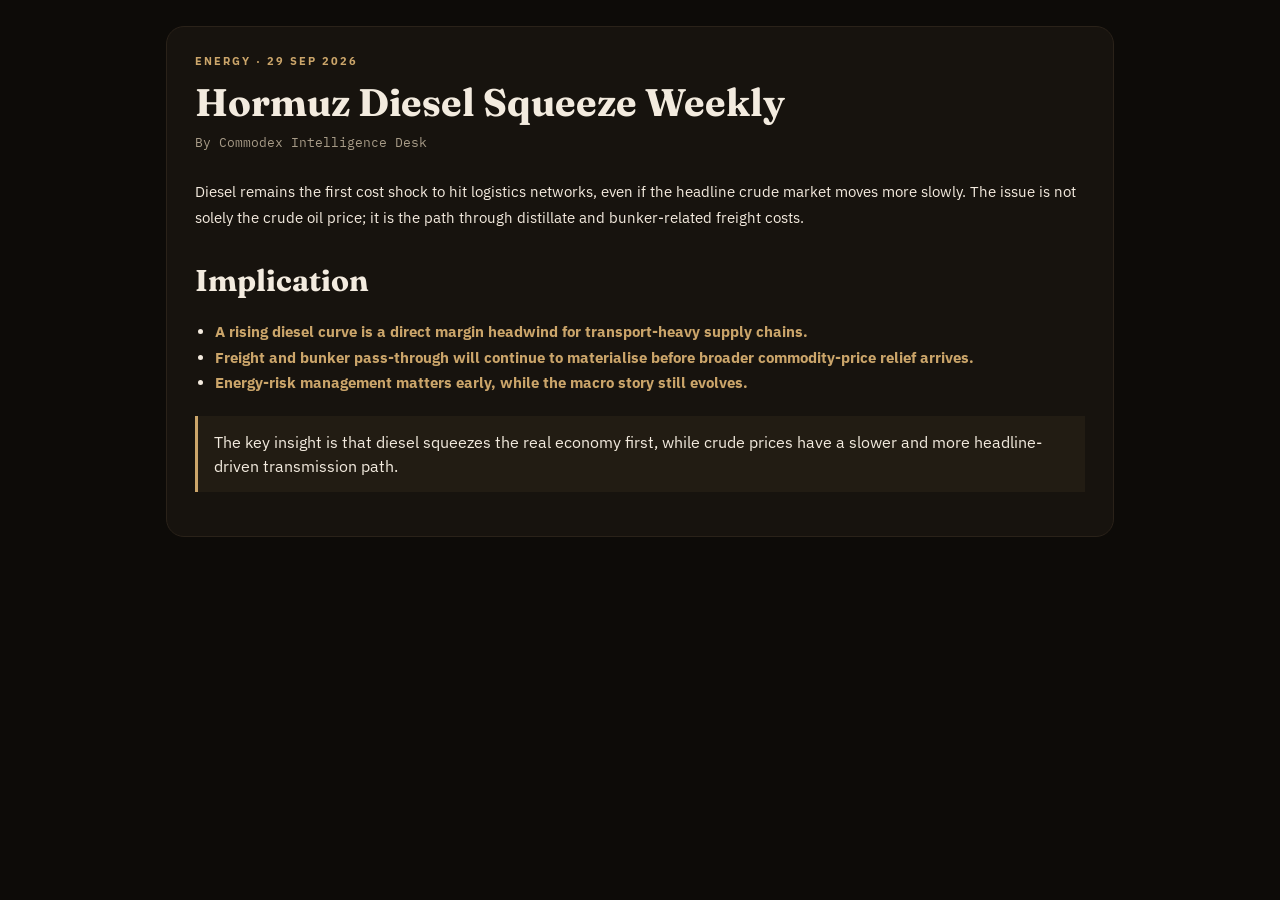
<file: energy/2026-09-29-hormuz-diesel-weekly.html>
<!doctype html>
<html lang="en">
<head>
  <meta charset="utf-8">
  <meta name="viewport" content="width=device-width,initial-scale=1">
  <title>Hormuz Diesel Squeeze Weekly</title>
  <link rel="preconnect" href="https://fonts.googleapis.com">
  <link rel="stylesheet" href="https://fonts.googleapis.com/css2?family=Fraunces:wght@600;700;900&family=IBM+Plex+Sans:wght@400;500;600;700&family=IBM+Plex+Mono:wght@400;500;600;700&display=swap">
  <link rel="stylesheet" href="../assets/css/style.css">
</head>
<body>
  <div class="article-shell">
    <div class="article-card">
      <div class="article-head">
        <div class="eyebrow">Energy · 29 Sep 2026</div>
        <h1>Hormuz Diesel Squeeze Weekly</h1>
        <div class="article-meta">By Commodex Intelligence Desk</div>
      </div>

      <div class="article-body">
        <p>Diesel remains the first cost shock to hit logistics networks, even if the headline crude market moves more slowly. The issue is not solely the crude oil price; it is the path through distillate and bunker-related freight costs.</p>

        <h2>Implication</h2>
        <ul>
          <li><strong>A rising diesel curve is a direct margin headwind for transport-heavy supply chains.</strong></li>
          <li><strong>Freight and bunker pass-through will continue to materialise before broader commodity-price relief arrives.</strong></li>
          <li><strong>Energy-risk management matters early, while the macro story still evolves.</strong></li>
        </ul>

        <div class="quote">The key insight is that diesel squeezes the real economy first, while crude prices have a slower and more headline-driven transmission path.</div>
      </div>
    </div>
  </div>
</body>
</html>
</file>
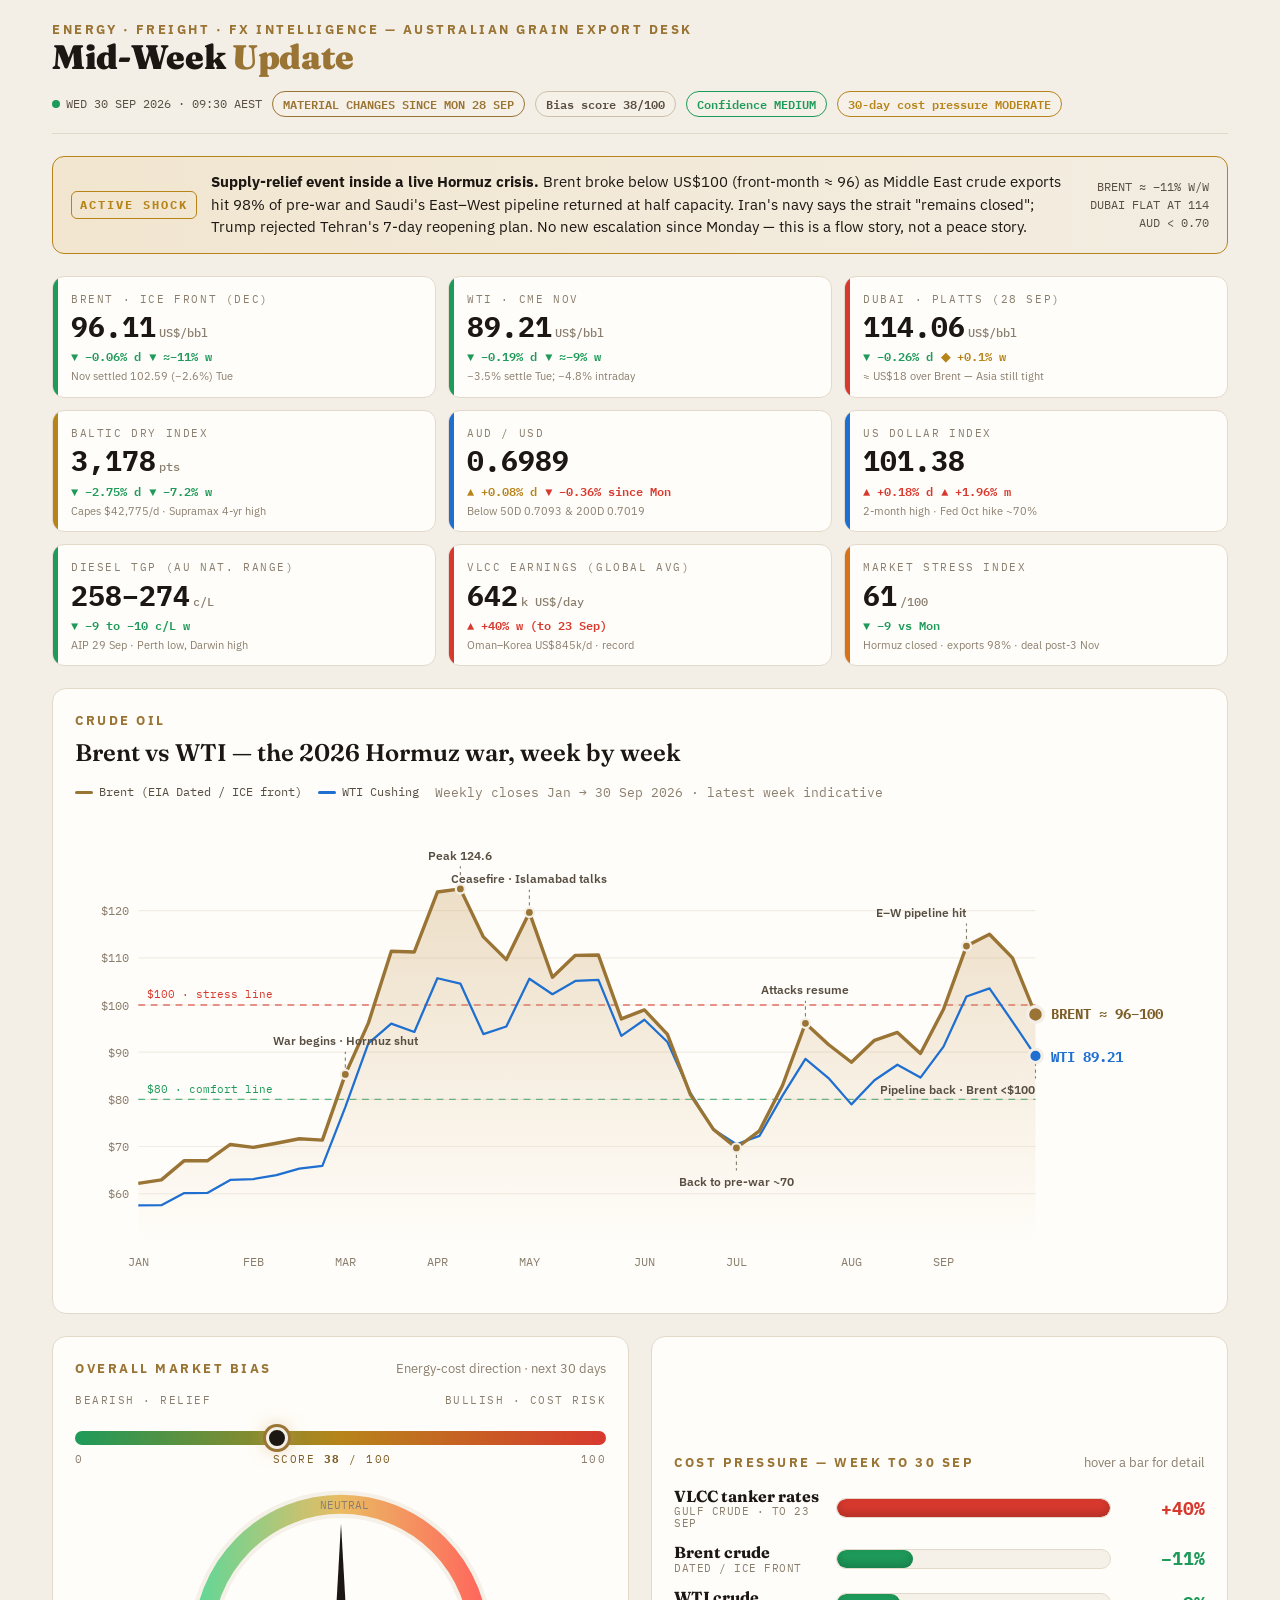
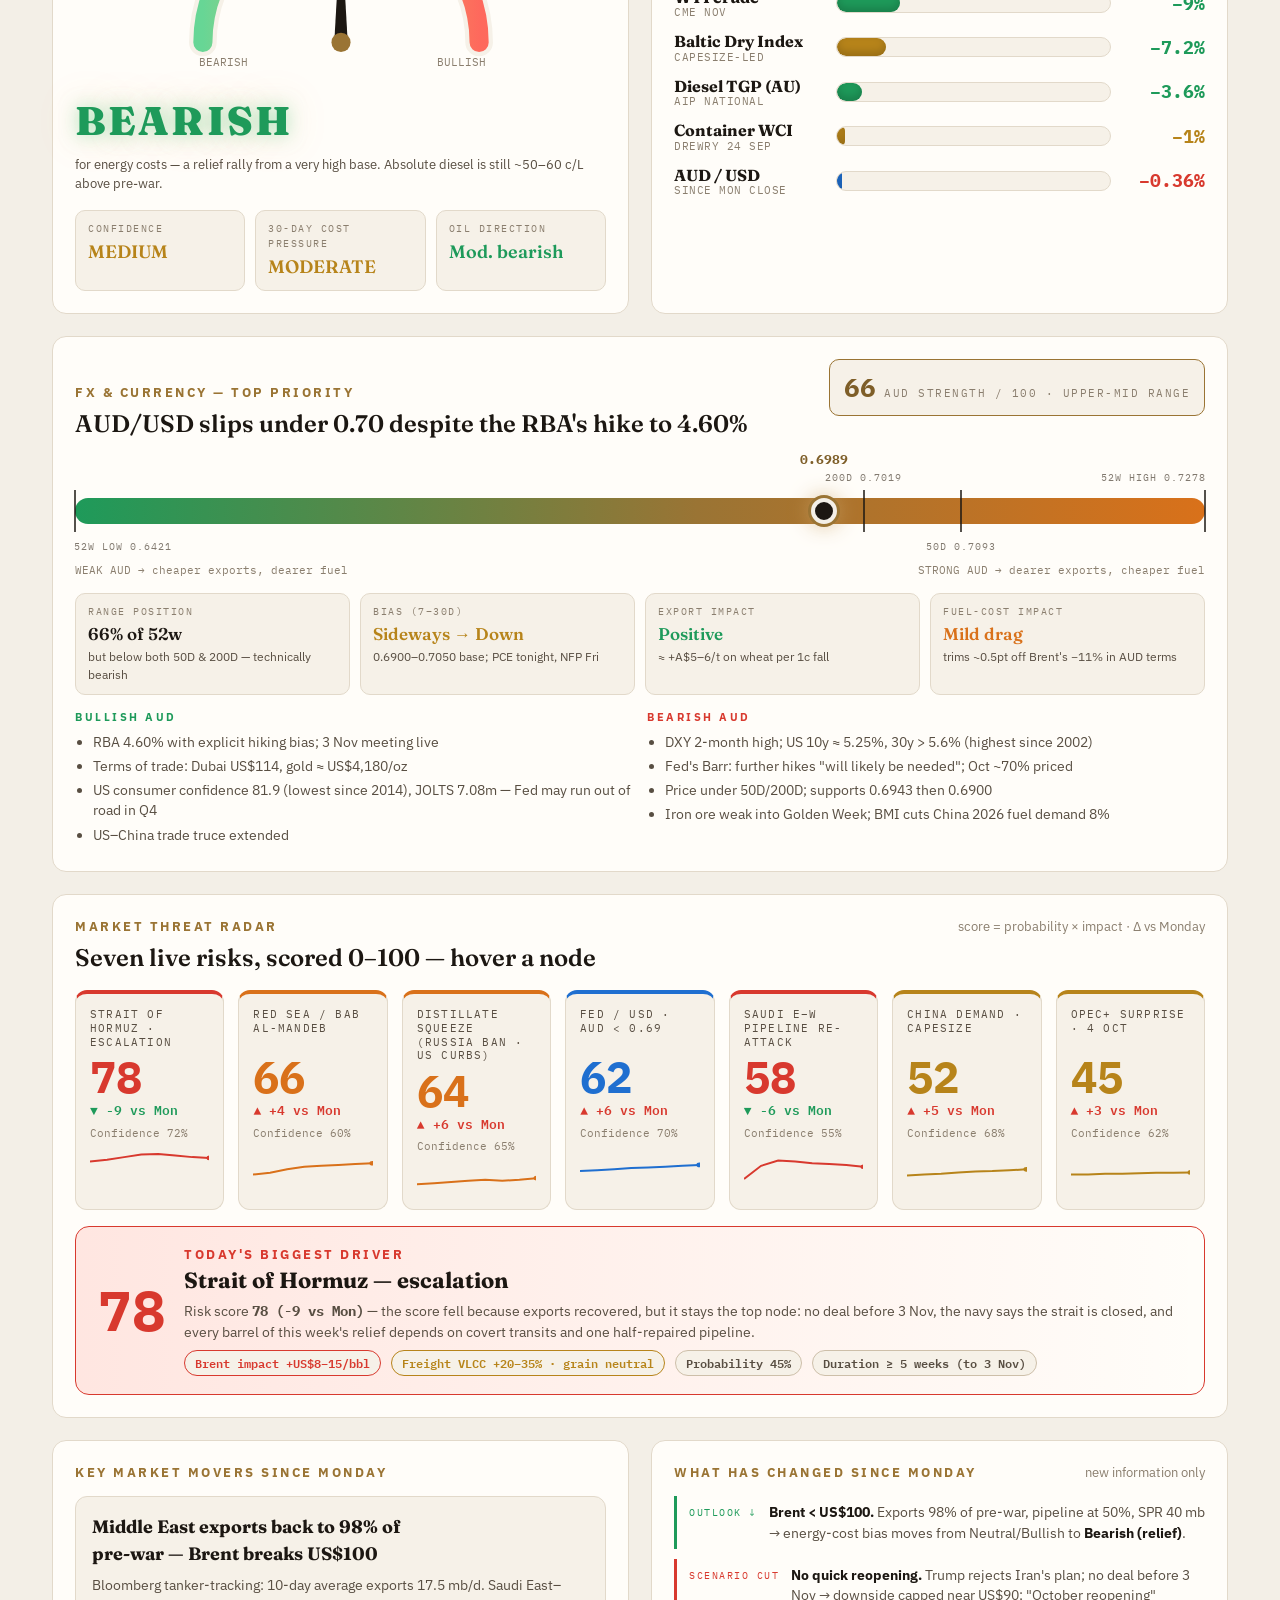
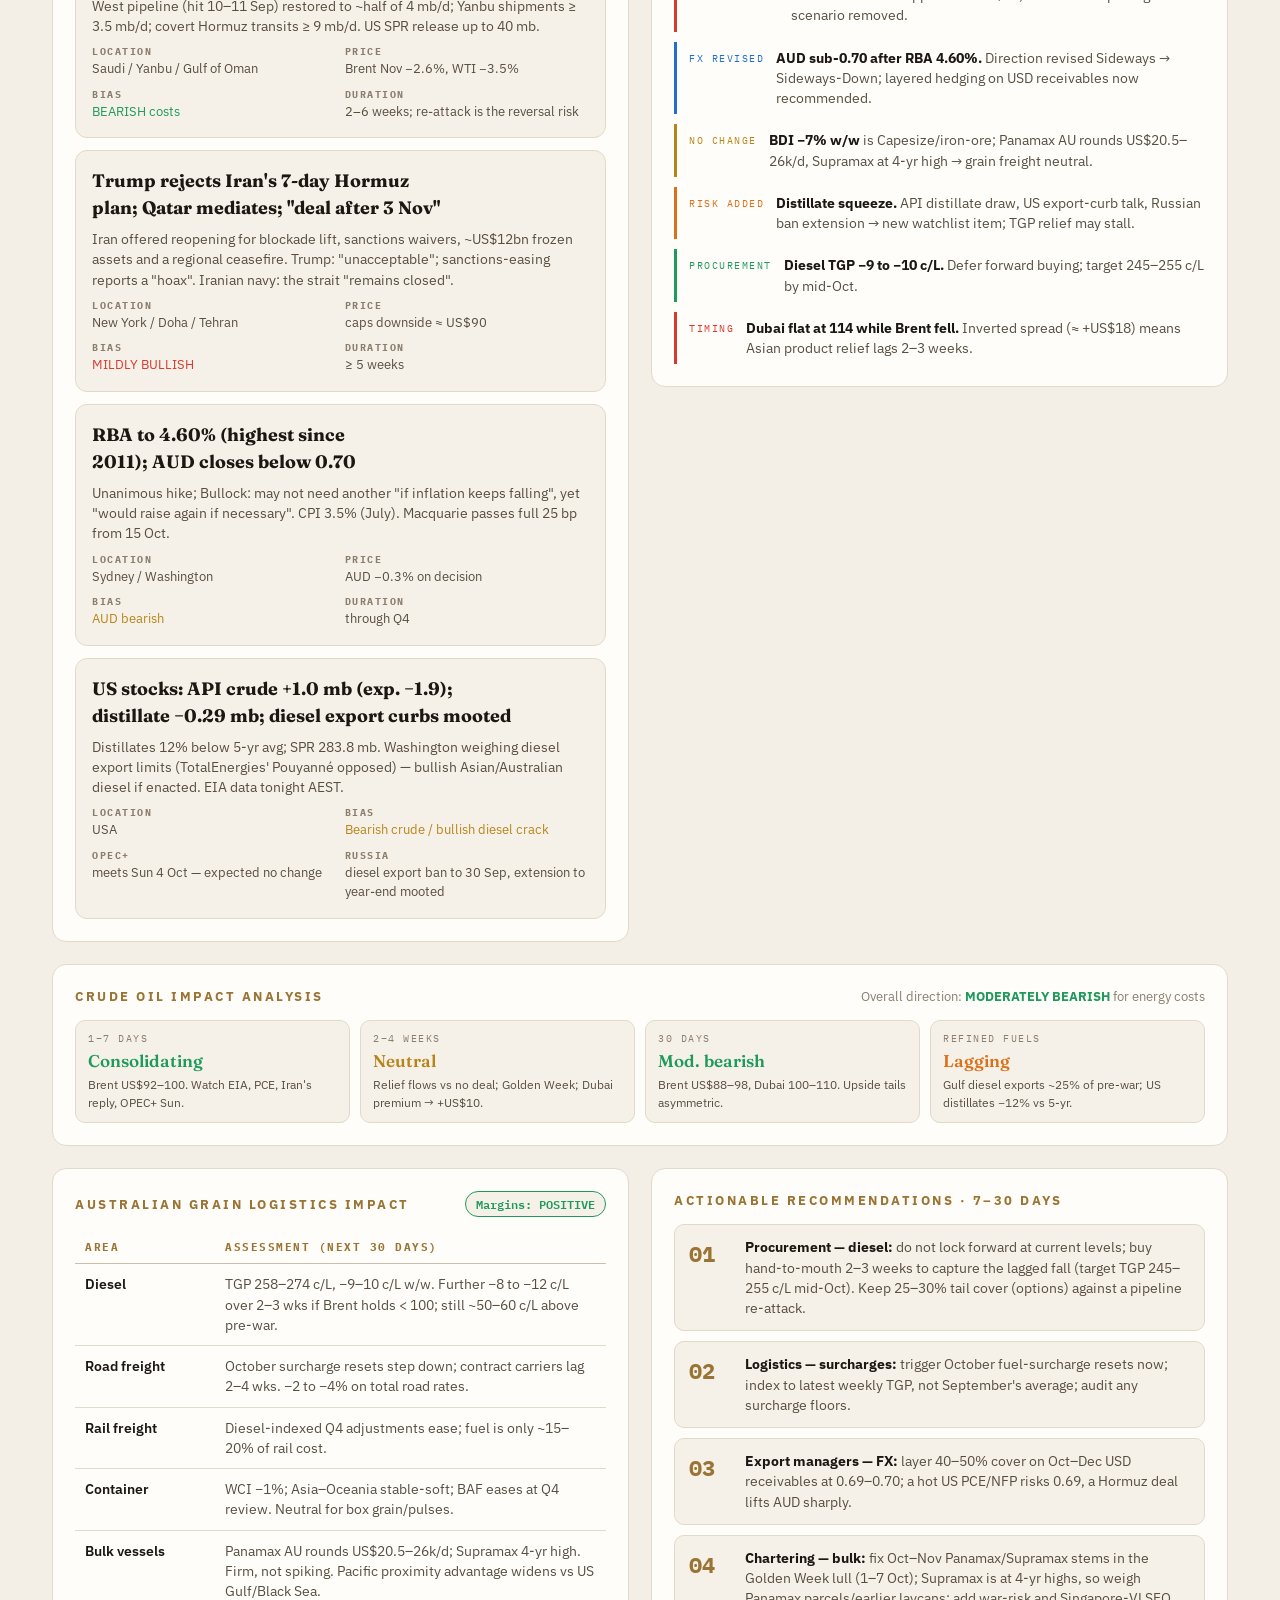
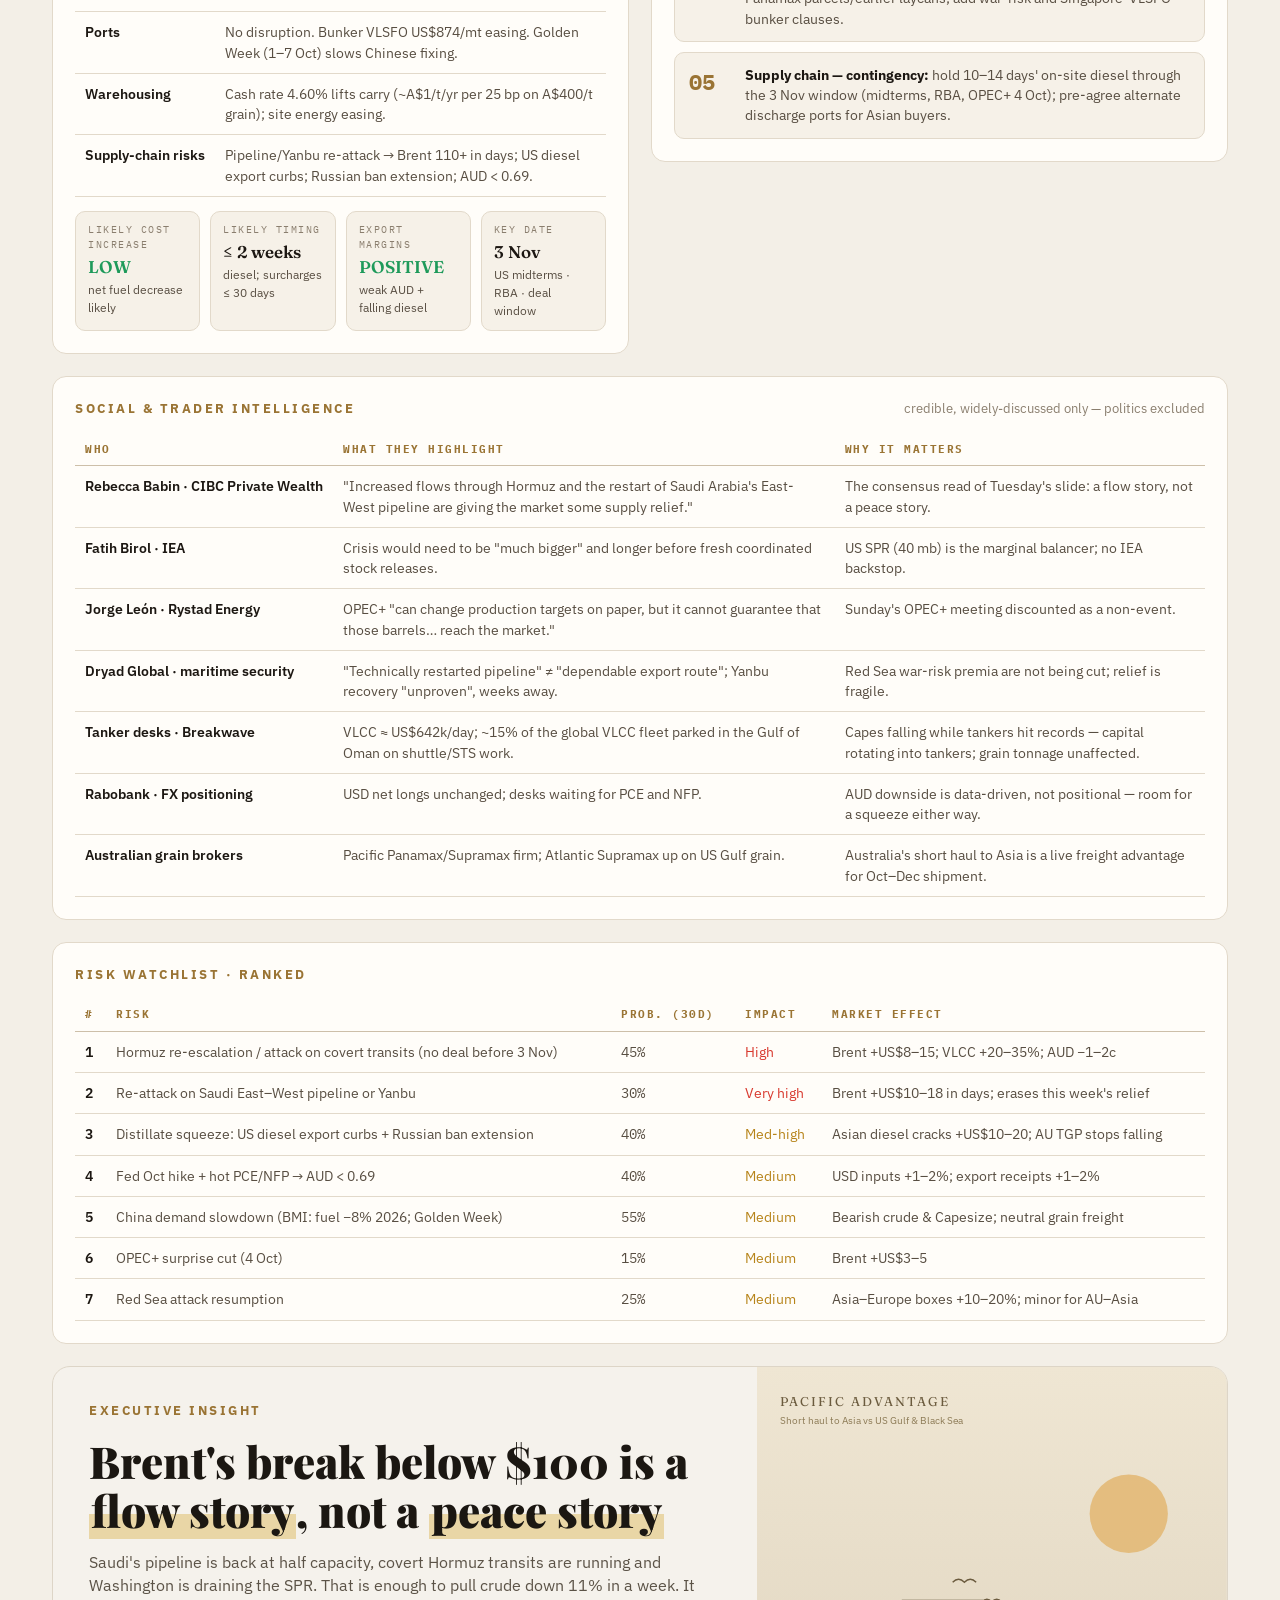
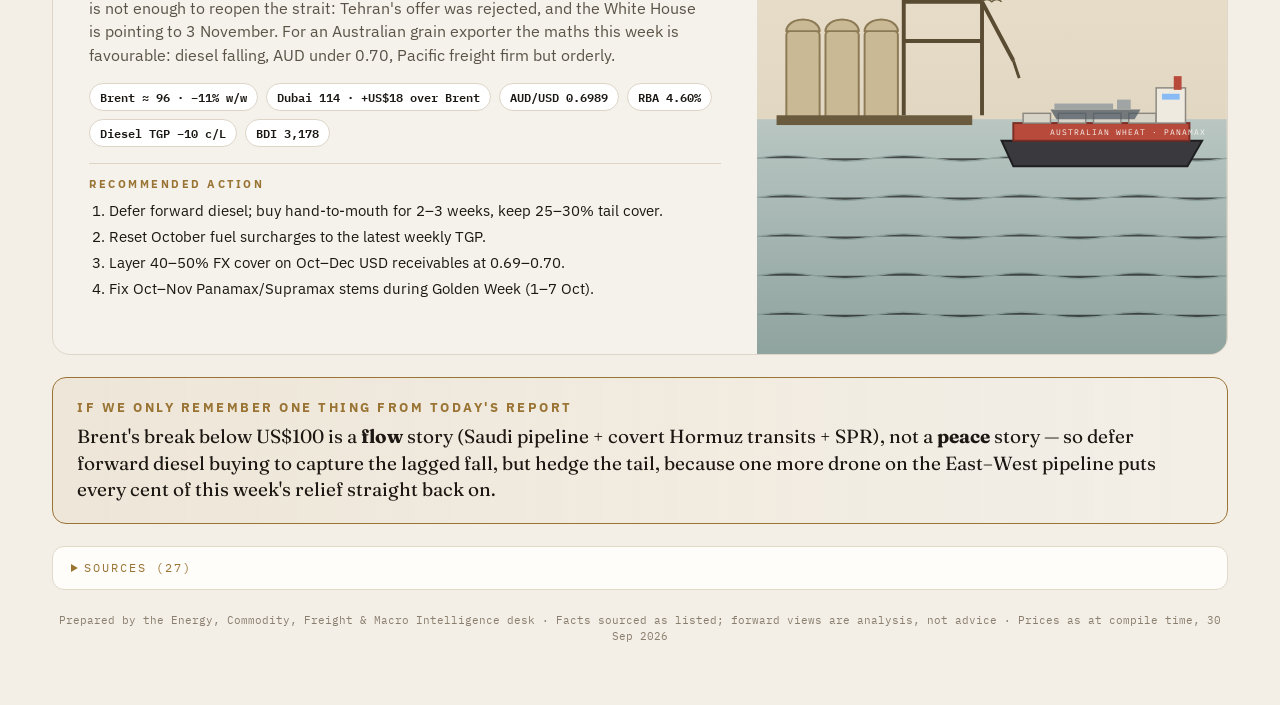
<file: energy/Energy_Freight_FX_Dashboard_2026-09-30_MidWeek.html>
<!doctype html>
<html lang="en-AU">
<head>
<meta charset="utf-8">
<meta name="viewport" content="width=device-width, initial-scale=1, viewport-fit=cover">
<title>Grain Desk Energy Brief</title>
<link rel="preconnect" href="https://fonts.googleapis.com">
<link rel="stylesheet" href="https://fonts.googleapis.com/css2?family=Fraunces:opsz,wght@9..144,400;9..144,600;9..144,900&family=Playfair+Display:wght@700;900&family=IBM+Plex+Sans:wght@400;500;600;700&family=IBM+Plex+Mono:wght@400;500;600;700&display=swap">
<style>
/* Layout: single 1240px column of stacked intelligence panels; KPI strip → hero chart → 2-col signal cards → radar → tables → executive insight. Dark-first trading desk (CIDS). */
:root{
  color-scheme:dark;
  --bg:#0D0B08; --panel:#17130E; --panel2:#211911; --border:#2A2219; --border2:#3A2F22;
  --fg:#F1EADF; --fg2:#B8AC99; --fg3:#7E7365;
  --gold:#CBA56A; --gold2:#E3C88F;
  --bull:#57D38C; --warn:#E9B554; --elev:#FF9E4A; --crit:#FF5A4D; --macro:#5DA9FF;
  --insight-bg:#F5F2EC; --insight-fg:#1B1712; --insight-fg2:#5B5347; --insight-line:#DDD5C7;
  --shadow:0 10px 30px rgba(0,0,0,.45);
  --font-display:'Fraunces',Georgia,serif; --font-hero:'Playfair Display',Georgia,serif;
  --font-body:'IBM Plex Sans',system-ui,sans-serif; --font-mono:'IBM Plex Mono',ui-monospace,Menlo,monospace;
  --grid:rgba(203,165,106,.08);
}
@media (prefers-color-scheme: light){ :root:not([data-theme="dark"]){
  color-scheme:light;
  --bg:#F3EFE7; --panel:#FFFDF9; --panel2:#F6F1E8; --border:#E2D9CA; --border2:#CDBFA9;
  --fg:#1C1712; --fg2:#584E42; --fg3:#8A7E6E; --gold:#9A7434; --gold2:#7E5E28;
  --bull:#1E9A5A; --warn:#B7841A; --elev:#D9711A; --crit:#D8392E; --macro:#1F6FD0;
  --shadow:0 10px 30px rgba(60,40,10,.14); --grid:rgba(120,90,40,.10);
}}
:root[data-theme="light"]{
  color-scheme:light;
  --bg:#F3EFE7; --panel:#FFFDF9; --panel2:#F6F1E8; --border:#E2D9CA; --border2:#CDBFA9;
  --fg:#1C1712; --fg2:#584E42; --fg3:#8A7E6E; --gold:#9A7434; --gold2:#7E5E28;
  --bull:#1E9A5A; --warn:#B7841A; --elev:#D9711A; --crit:#D8392E; --macro:#1F6FD0;
  --shadow:0 10px 30px rgba(60,40,10,.14); --grid:rgba(120,90,40,.10);
}
*{box-sizing:border-box}
body{margin:0;background:var(--bg);color:var(--fg);font-family:var(--font-body);font-size:15px;line-height:1.5;-webkit-font-smoothing:antialiased}
.wrap{max-width:1240px;margin:0 auto;padding-inline:clamp(16px,3vw,32px);padding-block:20px 60px;display:grid;gap:22px}
h1,h2,h3{margin:0;text-wrap:balance}
.eyebrow{font-family:var(--font-body);font-size:13px;font-weight:700;letter-spacing:2.5px;text-transform:uppercase;color:var(--gold)}
.mono,.num{font-family:var(--font-mono);font-variant-numeric:tabular-nums}
.card{background:var(--panel);border:1px solid var(--border);border-radius:14px;padding:22px;transition:transform .25s ease,box-shadow .25s ease,border-color .25s ease;min-width:0}
.card:hover{transform:translateY(-4px);box-shadow:var(--shadow);border-color:var(--border2)}
.card-head{display:flex;justify-content:space-between;align-items:baseline;gap:12px;flex-wrap:wrap;margin-bottom:14px}
.card-head .sub{font-size:13px;color:var(--fg3)}
.up{color:var(--crit)} .down{color:var(--bull)} .flat{color:var(--warn)}
.chip{display:inline-flex;align-items:center;gap:6px;padding:3px 10px;border-radius:999px;font-family:var(--font-mono);font-size:12px;font-weight:600;border:1px solid var(--border2);background:var(--panel2);color:var(--fg2)}
.chip.gold{border-color:var(--gold);color:var(--gold)} .chip.crit{border-color:var(--crit);color:var(--crit)} .chip.bull{border-color:var(--bull);color:var(--bull)} .chip.macro{border-color:var(--macro);color:var(--macro)} .chip.warn{border-color:var(--warn);color:var(--warn)}
a{color:var(--gold)}
/* masthead */
.mast{display:flex;justify-content:space-between;align-items:flex-end;gap:16px;flex-wrap:wrap;border-bottom:1px solid var(--border);padding-bottom:16px}
.mast .brand{font-family:var(--font-display);font-weight:900;font-size:clamp(24px,3.4vw,34px);letter-spacing:-.01em;line-height:1.05}
.mast .brand span{color:var(--gold)}
.mast .meta{display:flex;gap:10px;flex-wrap:wrap;align-items:center;font-family:var(--font-mono);font-size:12px;color:var(--fg2)}
.live{display:inline-flex;align-items:center;gap:6px}.live i{width:8px;height:8px;border-radius:50%;background:var(--bull);box-shadow:0 0 0 0 var(--bull);animation:ping 1.8s infinite}
@keyframes ping{0%{box-shadow:0 0 0 0 rgba(87,211,140,.6)}100%{box-shadow:0 0 0 10px rgba(87,211,140,0)}}
/* alert */
.alert{display:grid;grid-template-columns:auto 1fr auto;gap:14px;align-items:center;border:1px solid var(--warn);background:linear-gradient(90deg,rgba(233,181,84,.16),rgba(233,181,84,.04));border-radius:12px;padding:14px 18px;animation:alertpulse 2.6s ease-in-out infinite}
@keyframes alertpulse{0%,100%{box-shadow:0 0 0 0 rgba(233,181,84,.0)}50%{box-shadow:0 0 22px 0 rgba(233,181,84,.35)}}
.alert .tag{font-family:var(--font-mono);font-weight:700;font-size:12px;letter-spacing:2px;color:var(--warn);border:1px solid var(--warn);padding:4px 8px;border-radius:6px;white-space:nowrap}
.alert .msg{font-size:15px}.alert .msg b{color:var(--fg)}
.alert .stat{font-family:var(--font-mono);font-size:12px;color:var(--fg2);text-align:right;white-space:nowrap}
@media (max-width:640px){.alert{grid-template-columns:1fr}.alert .stat{text-align:left}}
/* KPI */
.kpis{display:grid;grid-template-columns:repeat(3,1fr);gap:12px}
@media (max-width:820px){.kpis{grid-template-columns:repeat(2,1fr)}}
@media (max-width:480px){.kpis{grid-template-columns:1fr}}
.kpi{position:relative;overflow:hidden;background:var(--panel);border:1px solid var(--border);border-radius:12px;padding:14px 14px 12px 18px;transition:transform .22s ease,box-shadow .22s ease;min-width:0}
.kpi:hover{transform:translateY(-4px);box-shadow:var(--shadow)}
.kpi::before{content:"";position:absolute;left:0;top:0;bottom:0;width:5px;background:var(--sev,var(--gold))}
.kpi .lbl{font-family:var(--font-mono);font-size:11px;letter-spacing:1.6px;text-transform:uppercase;color:var(--fg3)}
.kpi .val{font-family:var(--font-mono);font-weight:700;font-size:clamp(22px,2.3vw,28px);line-height:1.15;margin-top:4px;font-variant-numeric:tabular-nums}
.kpi .val small{font-size:12px;color:var(--fg3);font-weight:500;margin-left:3px}
.kpi .chg{font-family:var(--font-mono);font-size:12px;font-weight:600;margin-top:4px;display:flex;gap:8px;flex-wrap:wrap}
.kpi .chg span{white-space:nowrap}
.kpi .note{font-size:11px;color:var(--fg3);margin-top:3px}
/* grids */
.two{display:grid;grid-template-columns:1fr 1fr;gap:22px;align-items:start}
@media (max-width:900px){.two{grid-template-columns:1fr}}
/* hero chart */
.chart-wrap{position:relative;width:100%}
.chart-wrap svg{width:100%;height:auto;display:block}
.chart-legend{display:flex;gap:16px;flex-wrap:wrap;font-family:var(--font-mono);font-size:12px;color:var(--fg2)}
.chart-legend i{display:inline-block;width:18px;height:3px;border-radius:2px;vertical-align:middle;margin-right:6px}
.tip{position:absolute;pointer-events:none;background:var(--panel2);border:1px solid var(--border2);border-radius:8px;padding:8px 10px;font-family:var(--font-mono);font-size:12px;color:var(--fg);box-shadow:var(--shadow);opacity:0;transform:translate(-50%,-110%);transition:opacity .15s;white-space:nowrap;z-index:5}
.tip.on{opacity:1}
/* bias */
.bias{display:grid;grid-template-columns:1fr;gap:16px;align-items:center}
.strip{position:relative;height:14px;border-radius:999px;background:linear-gradient(90deg,var(--bull),var(--warn) 50%,var(--crit));margin:22px 0 6px}
.strip .knob{position:absolute;top:50%;width:22px;height:22px;border-radius:50%;background:var(--fg);border:3px solid var(--bg);transform:translate(-50%,-50%);box-shadow:0 0 0 3px var(--gold),0 0 18px rgba(203,165,106,.7)}
.strip-lbl{display:flex;justify-content:space-between;font-family:var(--font-mono);font-size:11px;letter-spacing:1.5px;text-transform:uppercase;color:var(--fg3)}
.signal{font-family:var(--font-display);font-weight:900;font-size:clamp(32px,4vw,40px);letter-spacing:.06em;text-transform:uppercase;color:var(--elev);text-shadow:0 0 18px rgba(255,158,74,.55),0 0 40px rgba(255,158,74,.25);animation:sigpulse 2.5s ease-in-out infinite;display:inline-block;transform-origin:left center}
.signal.bear{color:var(--bull);text-shadow:0 0 18px rgba(87,211,140,.5),0 0 40px rgba(255,158,74,.25)}
@keyframes sigpulse{0%,100%{transform:scale(1)}50%{transform:scale(1.04)}}
.gauge{width:100%;max-width:340px;margin:0 auto;display:block}
.gauge .needle{transform-origin:160px 150px;animation:needle 4s ease-in-out infinite}
@keyframes needle{0%,100%{transform:rotate(var(--ang))}50%{transform:rotate(calc(var(--ang) + 3deg))}}
.bias-facts{display:grid;grid-template-columns:repeat(3,1fr);gap:10px}
.bias-facts>div{background:var(--panel2);border:1px solid var(--border);border-radius:10px;padding:10px 12px}
.bias-facts .k{font-family:var(--font-mono);font-size:10px;letter-spacing:1.5px;text-transform:uppercase;color:var(--fg3)}
.bias-facts .v{font-family:var(--font-display);font-weight:600;font-size:18px;margin-top:2px}
@media (max-width:520px){.bias-facts{grid-template-columns:1fr}}
/* cost pressure */
.cp{display:flex;flex-direction:column;justify-content:center;min-height:100%}
.cp-rows{display:grid;gap:14px}
.cp-row{display:grid;grid-template-columns:150px 1fr 82px;gap:12px;align-items:center;position:relative}
@media (max-width:520px){.cp-row{grid-template-columns:110px 1fr 70px}}
.cp-row .name{font-family:var(--font-display);font-weight:700;font-size:16px;line-height:1.15}
.cp-row .name small{display:block;font-family:var(--font-mono);font-weight:400;font-size:10.5px;color:var(--fg3);letter-spacing:.5px;text-transform:uppercase}
.cp-track{height:20px;border-radius:999px;background:var(--panel2);border:1px solid var(--border);overflow:hidden;position:relative}
.cp-track .fill{height:100%;width:0;border-radius:999px;background:var(--c);transition:width 1.2s cubic-bezier(.2,.8,.2,1);box-shadow:inset 0 -4px 8px rgba(0,0,0,.18)}
.cp-row:hover .cp-track .fill{filter:brightness(1.15)}
.cp-row:hover .cp-track{transform:scaleY(1.18)}
.cp-track{transition:transform .2s}
.cp-row .pct{font-family:var(--font-mono);font-weight:700;font-size:18px;text-align:right}
.cp-row .tt{position:absolute;left:0;top:-8px;transform:translateY(-100%);background:var(--panel2);border:1px solid var(--border2);border-radius:8px;padding:8px 10px;font-size:12px;line-height:1.4;color:var(--fg2);width:min(320px,80vw);opacity:0;pointer-events:none;transition:opacity .15s;z-index:4;box-shadow:var(--shadow)}
.cp-row:hover .tt{opacity:1}
.cp-row .tt b{color:var(--fg);font-family:var(--font-mono)}
@media (max-width:520px){.cp-row .tt{left:0}}
/* fx thermometer */
.therm{position:relative;height:26px;border-radius:999px;background:linear-gradient(90deg,var(--bull),var(--gold) 55%,var(--elev));margin:56px 0 44px}
.therm .tick{position:absolute;top:-8px;bottom:-8px;width:2px;background:var(--fg);opacity:.75;transform:translateX(-50%)}
.therm .tick span{position:absolute;top:-20px;left:50%;transform:translateX(-50%);font-family:var(--font-mono);font-size:10px;letter-spacing:1px;color:var(--fg2);white-space:nowrap}
.therm .tick.below span{top:auto;bottom:-22px}
.therm .tick.start span{left:0;transform:none}
.therm .tick.end span{left:auto;right:0;transform:none}
.therm .cur{position:absolute;top:50%;width:26px;height:26px;border-radius:50%;background:var(--fg);border:4px solid var(--bg);transform:translate(-50%,-50%);box-shadow:0 0 0 3px var(--gold),0 0 22px rgba(203,165,106,.9);animation:fxpulse 2s ease-in-out infinite;cursor:default}
@keyframes fxpulse{0%,100%{box-shadow:0 0 0 3px var(--gold),0 0 16px rgba(203,165,106,.6)}50%{box-shadow:0 0 0 5px var(--gold),0 0 32px rgba(203,165,106,1)}}
.therm .cur span{position:absolute;top:-52px;left:50%;transform:translateX(-50%);font-family:var(--font-mono);font-weight:700;font-size:13px;color:var(--gold2);white-space:nowrap}
.therm .cur .tt{position:absolute;top:32px;left:auto;right:-12px;background:var(--panel2);border:1px solid var(--border2);border-radius:8px;padding:8px 10px;font-size:12px;color:var(--fg2);white-space:normal;width:min(300px,76vw);line-height:1.45;opacity:0;transition:opacity .15s;z-index:4;font-family:var(--font-mono)}
.therm .cur:hover .tt{opacity:1}
.therm-ends{display:flex;justify-content:space-between;gap:12px;flex-wrap:wrap;font-family:var(--font-mono);font-size:11px;color:var(--fg3);margin-top:-6px;margin-bottom:12px}
.badge{display:inline-flex;align-items:baseline;gap:8px;background:var(--panel2);border:1px solid var(--gold);border-radius:10px;padding:8px 14px}
.badge .big{font-family:var(--font-mono);font-weight:700;font-size:26px;color:var(--gold2)}
.badge .lbl{font-family:var(--font-mono);font-size:11px;letter-spacing:1.5px;text-transform:uppercase;color:var(--fg3)}
.fxgrid{display:grid;grid-template-columns:repeat(4,1fr);gap:10px;margin-top:14px}
@media (max-width:760px){.fxgrid{grid-template-columns:repeat(2,1fr)}}
.fxgrid>div{background:var(--panel2);border:1px solid var(--border);border-radius:10px;padding:10px 12px}
.fxgrid .k{font-family:var(--font-mono);font-size:10px;letter-spacing:1.5px;text-transform:uppercase;color:var(--fg3)}
.fxgrid .v{font-family:var(--font-display);font-weight:600;font-size:17px;margin-top:2px}
.fxgrid .d{font-size:12px;color:var(--fg2);margin-top:2px}
.fx-lists{display:grid;grid-template-columns:1fr 1fr;gap:14px;margin-top:14px}
@media (max-width:640px){.fx-lists{grid-template-columns:1fr}}
.fx-lists ul{margin:6px 0 0;padding-left:18px;font-size:13.5px;color:var(--fg2)}
.fx-lists li{margin:4px 0}
/* radar */
.radar{display:grid;grid-template-columns:repeat(auto-fit,minmax(200px,1fr));gap:14px}
@media (min-width:1100px){.radar{grid-template-columns:repeat(7,1fr)}}
.node{position:relative;background:var(--panel2);border:1px solid var(--border);border-top:4px solid var(--c);border-radius:12px;padding:14px 14px 12px;transition:transform .22s ease,box-shadow .22s ease;min-width:0}
.node:hover{transform:translateY(-4px);box-shadow:var(--shadow);z-index:3}
.node.top{animation:nodepulse 2.4s ease-in-out infinite}
@keyframes nodepulse{0%,100%{box-shadow:0 0 0 0 rgba(255,90,77,0)}50%{box-shadow:0 0 26px 0 rgba(255,90,77,.45)}}
.node .nm{font-family:var(--font-mono);font-size:10.5px;letter-spacing:1.2px;text-transform:uppercase;color:var(--fg2);min-height:3.9em;line-height:1.3}
.node .sc{font-family:var(--font-mono);font-weight:700;font-size:44px;line-height:1;color:var(--c);margin:6px 0 2px}
.node .tr{font-family:var(--font-mono);font-size:13px;font-weight:600}
.node .cf{font-family:var(--font-mono);font-size:11px;color:var(--fg3);margin-top:4px}
.node svg{width:100%;height:34px;display:block;margin-top:8px}
.node .exp{position:absolute;left:0;right:0;top:calc(100% + 6px);background:var(--panel);border:1px solid var(--border2);border-radius:10px;padding:12px;font-size:12.5px;line-height:1.5;color:var(--fg2);opacity:0;pointer-events:none;transition:opacity .18s;box-shadow:var(--shadow);z-index:6}
.node:hover .exp{opacity:1}
.node .exp b{color:var(--fg);font-family:var(--font-mono)}
.node .exp div{display:flex;justify-content:space-between;gap:8px;border-bottom:1px dashed var(--border);padding:3px 0}
.driver{display:grid;grid-template-columns:auto 1fr;gap:18px;align-items:center;border:1px solid var(--crit);background:linear-gradient(90deg,rgba(255,90,77,.14),transparent);border-radius:14px;padding:18px 22px;margin-top:16px}
.driver .sc{font-family:var(--font-mono);font-weight:700;font-size:56px;line-height:1;color:var(--crit)}
.driver h3{font-family:var(--font-display);font-weight:700;font-size:22px}
.driver .row{display:flex;gap:10px;flex-wrap:wrap;margin-top:8px}
@media (max-width:560px){.driver{grid-template-columns:1fr}}
/* tables */
table{width:100%;border-collapse:collapse;font-size:13.5px}
th{text-align:left;font-family:var(--font-mono);font-size:11px;letter-spacing:1.5px;text-transform:uppercase;color:var(--gold);padding:8px 10px;border-bottom:1px solid var(--border2)}
td{padding:10px;border-bottom:1px solid var(--border);vertical-align:top;color:var(--fg2)}
td:first-child{color:var(--fg);font-weight:600;white-space:nowrap}
.tbl{overflow-x:auto}
.recs{counter-reset:r;display:grid;gap:10px;margin:0;padding:0;list-style:none}
.recs li{counter-increment:r;display:grid;grid-template-columns:44px 1fr;gap:12px;align-items:start;background:var(--panel2);border:1px solid var(--border);border-radius:10px;padding:12px 14px}
.recs li::before{content:counter(r,decimal-leading-zero);font-family:var(--font-mono);font-weight:700;font-size:22px;color:var(--gold)}
.recs b{color:var(--fg)}
.recs li{color:var(--fg2);font-size:13.5px}
/* changed */
.changed{display:grid;gap:10px}
.changed div{display:grid;grid-template-columns:auto 1fr;gap:12px;align-items:start;border-left:3px solid var(--c);padding:6px 0 6px 12px;font-size:13.5px;color:var(--fg2)}
.changed b{color:var(--fg)}
.changed .tag{font-family:var(--font-mono);font-size:10px;letter-spacing:1.5px;text-transform:uppercase;color:var(--c);padding-top:3px;white-space:nowrap}
/* movers */
.movers{display:grid;gap:12px}
.mover{background:var(--panel2);border:1px solid var(--border);border-radius:12px;padding:16px;display:grid;gap:8px}
.mover h3{font-family:var(--font-display);font-weight:700;font-size:18px}
.mover .kv{display:grid;grid-template-columns:repeat(auto-fit,minmax(180px,1fr));gap:8px;font-size:13px;color:var(--fg2)}
.mover .kv span b{display:block;font-family:var(--font-mono);font-size:10px;letter-spacing:1.5px;text-transform:uppercase;color:var(--fg3)}
.mover p{margin:0;font-size:13.5px;color:var(--fg2)}
/* executive insight */
.insight{background:var(--insight-bg);color:var(--insight-fg);border-radius:18px;padding:0;display:grid;grid-template-columns:60fr 40fr;overflow:hidden;border:1px solid var(--insight-line);transition:transform .25s ease,box-shadow .25s ease;animation:fadeup .9s ease both}
.insight:hover{transform:translateY(-4px);box-shadow:0 20px 50px rgba(0,0,0,.35)}
@keyframes fadeup{from{opacity:.6;transform:translateY(14px)}to{opacity:1;transform:none}}
.insight .l{padding:34px 36px;display:grid;gap:16px;align-content:start}
.insight .eyebrow{color:#9A7434}
.insight h2{font-family:var(--font-hero);font-weight:900;font-size:clamp(28px,3.6vw,44px);line-height:1.12;color:var(--insight-fg)}
.insight h2 mark{background:linear-gradient(transparent 58%,#E9D6A6 58%);color:inherit;padding:0 2px}
.insight p{margin:0;font-size:15.5px;color:var(--insight-fg2);max-width:62ch}
.insight .chips{display:flex;gap:8px;flex-wrap:wrap}
.insight .chips span{font-family:var(--font-mono);font-size:12px;font-weight:600;background:#fff;border:1px solid var(--insight-line);border-radius:999px;padding:4px 10px;color:#1B1712}
.insight .acts{border-top:1px solid var(--insight-line);padding-top:12px}
.insight .acts .eyebrow{font-size:11px}
.insight .acts ol{margin:8px 0 0;padding-left:20px;color:var(--insight-fg);font-size:14.5px}
.insight .acts li{margin:4px 0}
.insight .r{background:#E9E2D4;display:flex;align-items:stretch}
.insight .r svg{width:100%;height:100%;min-height:300px;display:block}
@media (max-width:820px){.insight{grid-template-columns:1fr}.insight .r svg{min-height:220px}}
.summary{border:1px solid var(--gold);border-radius:14px;padding:20px 24px;background:linear-gradient(90deg,rgba(203,165,106,.12),transparent)}
.summary .eyebrow{margin-bottom:6px}
.summary p{margin:0;font-family:var(--font-display);font-size:19px;line-height:1.4;color:var(--fg)}
details{border:1px solid var(--border);border-radius:12px;padding:12px 18px;background:var(--panel)}
summary{cursor:pointer;font-family:var(--font-mono);font-size:12px;letter-spacing:2px;text-transform:uppercase;color:var(--gold)}
details ul{font-size:12.5px;color:var(--fg2);columns:2;column-gap:28px;padding-left:16px}
@media (max-width:700px){details ul{columns:1}}
.foot{font-family:var(--font-mono);font-size:11px;color:var(--fg3);text-align:center}
:focus-visible{outline:2px solid var(--gold);outline-offset:2px}
@media (prefers-reduced-motion: reduce){*,*::before,*::after{animation:none!important;transition:none!important}.cp-track .fill{width:var(--w)!important}}
</style>
</head>
<body>
<div class="wrap">

<!-- MASTHEAD -->
<header class="mast">
  <div>
    <div class="eyebrow">Energy · Freight · FX Intelligence — Australian Grain Export Desk</div>
    <h1 class="brand">Mid-Week <span>Update</span></h1>
  </div>
  <div class="meta">
    <span class="live"><i></i>WED 30 SEP 2026 · 09:30 AEST</span>
    <span class="chip gold">MATERIAL CHANGES SINCE MON 28 SEP</span>
    <span class="chip">Bias score 38/100</span>
    <span class="chip bull">Confidence MEDIUM</span>
    <span class="chip warn">30-day cost pressure MODERATE</span>
  </div>
</header>

<!-- ALERT -->
<div class="alert" role="status">
  <span class="tag">ACTIVE SHOCK</span>
  <div class="msg"><b>Supply-relief event inside a live Hormuz crisis.</b> Brent broke below US$100 (front-month ≈ 96) as Middle East crude exports hit 98% of pre-war and Saudi's East–West pipeline returned at half capacity. Iran's navy says the strait "remains closed"; Trump rejected Tehran's 7-day reopening plan. No new escalation since Monday — this is a flow story, not a peace story.</div>
  <div class="stat">BRENT ≈ −11% W/W<br>DUBAI FLAT AT 114<br>AUD &lt; 0.70</div>
</div>

<!-- KPI ROW -->
<section class="kpis" aria-label="Key market indicators">
  <div class="kpi" style="--sev:var(--bull)"><div class="lbl">Brent · ICE front (Dec)</div><div class="val num" data-count="96.11" data-dec="2">96.11<small>US$/bbl</small></div><div class="chg"><span class="down">▼ −0.06% d</span><span class="down">▼ ≈−11% w</span></div><div class="note">Nov settled 102.59 (−2.6%) Tue</div></div>
  <div class="kpi" style="--sev:var(--bull)"><div class="lbl">WTI · CME Nov</div><div class="val num" data-count="89.21" data-dec="2">89.21<small>US$/bbl</small></div><div class="chg"><span class="down">▼ −0.19% d</span><span class="down">▼ ≈−9% w</span></div><div class="note">−3.5% settle Tue; −4.8% intraday</div></div>
  <div class="kpi" style="--sev:var(--crit)"><div class="lbl">Dubai · Platts (28 Sep)</div><div class="val num" data-count="114.06" data-dec="2">114.06<small>US$/bbl</small></div><div class="chg"><span class="down">▼ −0.26% d</span><span class="flat">◆ +0.1% w</span></div><div class="note">≈ US$18 over Brent — Asia still tight</div></div>
  <div class="kpi" style="--sev:var(--warn)"><div class="lbl">Baltic Dry Index</div><div class="val num" data-count="3178" data-dec="0">3178<small>pts</small></div><div class="chg"><span class="down">▼ −2.75% d</span><span class="down">▼ −7.2% w</span></div><div class="note">Capes $42,775/d · Supramax 4-yr high</div></div>
  <div class="kpi" style="--sev:var(--macro)"><div class="lbl">AUD / USD</div><div class="val num" data-count="0.6989" data-dec="4">0.6989</div><div class="chg"><span class="flat">▲ +0.08% d</span><span class="up">▼ −0.36% since Mon</span></div><div class="note">Below 50D 0.7093 &amp; 200D 0.7019</div></div>
  <div class="kpi" style="--sev:var(--macro)"><div class="lbl">US Dollar Index</div><div class="val num" data-count="101.38" data-dec="2">101.38</div><div class="chg"><span class="up">▲ +0.18% d</span><span class="up">▲ +1.96% m</span></div><div class="note">2-month high · Fed Oct hike ~70%</div></div>
  <div class="kpi" style="--sev:var(--bull)"><div class="lbl">Diesel TGP (AU nat. range)</div><div class="val num">258–274<small>c/L</small></div><div class="chg"><span class="down">▼ −9 to −10 c/L w</span></div><div class="note">AIP 29 Sep · Perth low, Darwin high</div></div>
  <div class="kpi" style="--sev:var(--crit)"><div class="lbl">VLCC earnings (global avg)</div><div class="val num" data-count="642" data-dec="0">642<small>k US$/day</small></div><div class="chg"><span class="up">▲ +40% w (to 23 Sep)</span></div><div class="note">Oman–Korea US$845k/d · record</div></div>
  <div class="kpi" style="--sev:var(--elev)"><div class="lbl">Market Stress Index</div><div class="val num" data-count="61" data-dec="0">61<small>/100</small></div><div class="chg"><span class="down">▼ −9 vs Mon</span></div><div class="note">Hormuz closed · exports 98% · deal post-3 Nov</div></div>
</section>

<!-- HERO CHART -->
<section class="card">
  <div class="card-head">
    <div><div class="eyebrow">Crude Oil</div><h2 style="font-family:var(--font-display);font-weight:600;font-size:24px;margin-top:4px">Brent vs WTI — the 2026 Hormuz war, week by week</h2></div>
    <div class="chart-legend"><span><i style="background:var(--gold)"></i>Brent (EIA Dated / ICE front)</span><span><i style="background:var(--macro)"></i>WTI Cushing</span><span class="sub">Weekly closes Jan → 30 Sep 2026 · latest week indicative</span></div>
  </div>
  <div class="chart-wrap" id="heroWrap">
    <svg id="hero" viewBox="0 0 1000 420" role="img" aria-label="Weekly Brent and WTI prices January to September 2026 with annotations"></svg>
    <div class="tip" id="heroTip"></div>
  </div>
</section>

<!-- BIAS + COST PRESSURE -->
<section class="two">
  <div class="card">
    <div class="card-head"><div class="eyebrow">Overall Market Bias</div><span class="sub">Energy-cost direction · next 30 days</span></div>
    <div class="bias">
      <div>
        <div class="strip-lbl"><span>Bearish · relief</span><span>Bullish · cost risk</span></div>
        <div class="strip"><div class="knob" id="knob" style="left:38%"></div></div>
        <div class="strip-lbl"><span>0</span><span class="mono" style="color:var(--gold2)">SCORE <b id="biasScore" data-count="38" data-dec="0">38</b> / 100</span><span>100</span></div>
      </div>
      <svg class="gauge" viewBox="0 0 320 180" aria-label="Sentiment gauge reading 38 of 100">
        <defs><linearGradient id="gg" x1="0" x2="1"><stop offset="0" stop-color="#57D38C"/><stop offset=".5" stop-color="#E9B554"/><stop offset="1" stop-color="#FF5A4D"/></linearGradient></defs>
        <path d="M30 150 A130 130 0 0 1 290 150" fill="none" stroke="var(--panel2)" stroke-width="26" stroke-linecap="round"/>
        <path d="M30 150 A130 130 0 0 1 290 150" fill="none" stroke="url(#gg)" stroke-width="18" stroke-linecap="round" opacity=".9"/>
        <g font-family="IBM Plex Mono, monospace" font-size="10" fill="var(--fg3)"><text x="26" y="172">BEARISH</text><text x="140" y="24">NEUTRAL</text><text x="250" y="172">BULLISH</text></g>
        <g class="needle" style="--ang:-21.6deg"><polygon points="160,150 154,144 160,38 166,144" fill="var(--fg)"/><circle cx="160" cy="150" r="9" fill="var(--gold)"/></g>
      </svg>
      <div>
        <div class="signal bear">Bearish</div>
        <div style="font-size:13px;color:var(--fg2);margin-top:4px">for energy costs — a relief rally from a very high base. Absolute diesel is still ~50–60 c/L above pre-war.</div>
      </div>
      <div class="bias-facts">
        <div><div class="k">Confidence</div><div class="v" style="color:var(--warn)">MEDIUM</div></div>
        <div><div class="k">30-day cost pressure</div><div class="v" style="color:var(--warn)">MODERATE</div></div>
        <div><div class="k">Oil direction</div><div class="v" style="color:var(--bull)">Mod. bearish</div></div>
      </div>
    </div>
  </div>

  <div class="card cp">
    <div class="card-head"><div class="eyebrow">Cost Pressure — week to 30 Sep</div><span class="sub">hover a bar for detail</span></div>
    <div class="cp-rows" id="cpRows">
      <div class="cp-row" style="--c:var(--crit)"><div class="name">VLCC tanker rates<small>Gulf crude · to 23 Sep</small></div><div class="cp-track"><div class="fill" style="--w:100%"></div></div><div class="pct up" data-count="40" data-dec="0" data-sign="+">+40%</div><div class="tt"><b>+40% w/w</b> · global avg US$642k/day · Period: 16–23 Sep · Impact: extreme crude-freight costs are embedded in Asian refined-product prices — keeps Dubai/Singapore diesel elevated.</div></div>
      <div class="cp-row" style="--c:var(--bull)"><div class="name">Brent crude<small>Dated / ICE front</small></div><div class="cp-track"><div class="fill" style="--w:28%"></div></div><div class="pct down" data-count="11" data-dec="0" data-sign="−">−11%</div><div class="tt"><b>≈ −11% w/w</b> · 114.89 (22 Sep) → ≈96–100 · Period: 23–30 Sep · Impact: relief for bunker &amp; diesel with 2–3 week lag.</div></div>
      <div class="cp-row" style="--c:var(--bull)"><div class="name">WTI crude<small>CME Nov</small></div><div class="cp-track"><div class="fill" style="--w:23%"></div></div><div class="pct down" data-count="9" data-dec="0" data-sign="−">−9%</div><div class="tt"><b>≈ −9% w/w</b> · settled 89.38 Tue · SPR release up to 40 mb + API build +1.0 mb · Impact: US Gulf diesel exports to Asia become cheaper.</div></div>
      <div class="cp-row" style="--c:var(--warn)"><div class="name">Baltic Dry Index<small>Capesize-led</small></div><div class="cp-track"><div class="fill" style="--w:18%"></div></div><div class="pct down" data-count="7.2" data-dec="1" data-sign="−">−7.2%</div><div class="tt"><b>−7.2% w/w</b> · 3,426 → 3,178 · Capesize −4.6% d/d on iron ore into Golden Week · Impact: neutral for grain — Panamax/Supramax firm.</div></div>
      <div class="cp-row" style="--c:var(--bull)"><div class="name">Diesel TGP (AU)<small>AIP national</small></div><div class="cp-track"><div class="fill" style="--w:9%"></div></div><div class="pct down" data-count="3.6" data-dec="1" data-sign="−">−3.6%</div><div class="tt"><b>−9 to −10 c/L</b> (≈ −3.6%) · 258–274 c/L on 29 Sep · Impact: October fuel-surcharge resets should step down; more to come.</div></div>
      <div class="cp-row" style="--c:var(--warn)"><div class="name">Container WCI<small>Drewry 24 Sep</small></div><div class="cp-track"><div class="fill" style="--w:3%"></div></div><div class="pct flat" data-count="1" data-dec="0" data-sign="−">−1%</div><div class="tt"><b>−1% w/w</b> · US$4,468/FEU · Shanghai–LA +2% on 15 blank sailings · Impact: box grain/pulses neutral; BAF should ease in Q4.</div></div>
      <div class="cp-row" style="--c:var(--macro)"><div class="name">AUD / USD<small>since Mon close</small></div><div class="cp-track"><div class="fill" style="--w:2%"></div></div><div class="pct up" data-count="0.36" data-dec="2" data-sign="−">−0.36%</div><div class="tt"><b>−0.36%</b> · 0.7014 → 0.6989 · RBA 4.60% but softer guidance; DXY 2-mo high · Impact: USD-priced fuel/freight slightly dearer in AUD; export receipts better.</div></div>
    </div>
  </div>
</section>

<!-- FX THERMOMETER -->
<section class="card">
  <div class="card-head">
    <div><div class="eyebrow">FX &amp; Currency — top priority</div><h2 style="font-family:var(--font-display);font-weight:600;font-size:24px;margin-top:4px">AUD/USD slips under 0.70 despite the RBA's hike to 4.60%</h2></div>
    <div class="badge"><span class="big" data-count="66" data-dec="0">66</span><span class="lbl">AUD Strength / 100 · upper-mid range</span></div>
  </div>
  <div class="therm" aria-label="AUD/USD 52-week range gauge">
    <div class="tick below start" style="left:0%"><span>52W LOW 0.6421</span></div>
    <div class="tick" style="left:69.8%"><span>200D 0.7019</span></div>
    <div class="tick below" style="left:78.4%"><span>50D 0.7093</span></div>
    <div class="tick end" style="left:100%"><span>52W HIGH 0.7278</span></div>
    <div class="cur" style="left:66.3%" tabindex="0"><span>0.6989</span><div class="tt">Prev close 0.6983 · Mon 0.7014 · Δ since Mon −0.36%<br>DXY 101.38 (+1.96% m) · RBA 4.60% · Fed Oct hike ~70%</div></div>
  </div>
  <div class="therm-ends"><span>WEAK AUD → cheaper exports, dearer fuel</span><span>STRONG AUD → dearer exports, cheaper fuel</span></div>
  <div class="fxgrid">
    <div><div class="k">Range position</div><div class="v">66% of 52w</div><div class="d">but below both 50D &amp; 200D — technically bearish</div></div>
    <div><div class="k">Bias (7–30d)</div><div class="v" style="color:var(--warn)">Sideways → Down</div><div class="d">0.6900–0.7050 base; PCE tonight, NFP Fri</div></div>
    <div><div class="k">Export impact</div><div class="v" style="color:var(--bull)">Positive</div><div class="d">≈ +A$5–6/t on wheat per 1c fall</div></div>
    <div><div class="k">Fuel-cost impact</div><div class="v" style="color:var(--elev)">Mild drag</div><div class="d">trims ~0.5pt off Brent's −11% in AUD terms</div></div>
  </div>
  <div class="fx-lists">
    <div><div class="eyebrow" style="font-size:11px;color:var(--bull)">Bullish AUD</div><ul><li>RBA 4.60% with explicit hiking bias; 3 Nov meeting live</li><li>Terms of trade: Dubai US$114, gold ≈ US$4,180/oz</li><li>US consumer confidence 81.9 (lowest since 2014), JOLTS 7.08m — Fed may run out of road in Q4</li><li>US–China trade truce extended</li></ul></div>
    <div><div class="eyebrow" style="font-size:11px;color:var(--crit)">Bearish AUD</div><ul><li>DXY 2-month high; US 10y ≈ 5.25%, 30y &gt; 5.6% (highest since 2002)</li><li>Fed's Barr: further hikes "will likely be needed"; Oct ~70% priced</li><li>Price under 50D/200D; supports 0.6943 then 0.6900</li><li>Iron ore weak into Golden Week; BMI cuts China 2026 fuel demand 8%</li></ul></div>
  </div>
</section>

<!-- THREAT RADAR -->
<section class="card">
  <div class="card-head"><div><div class="eyebrow">Market Threat Radar</div><h2 style="font-family:var(--font-display);font-weight:600;font-size:24px;margin-top:4px">Seven live risks, scored 0–100 — hover a node</h2></div><span class="sub">score = probability × impact · Δ vs Monday</span></div>
  <div class="radar" id="radar"></div>
  <div class="driver" id="driver"></div>
</section>

<!-- KEY MOVERS + CHANGED -->
<section class="two">
  <div class="card">
    <div class="card-head"><div class="eyebrow">Key Market Movers since Monday</div></div>
    <div class="movers">
      <div class="mover"><h3>Middle East exports back to 98% of pre-war — Brent breaks US$100</h3><p>Bloomberg tanker-tracking: 10-day average exports 17.5 mb/d. Saudi East–West pipeline (hit 10–11 Sep) restored to ~half of 4 mb/d; Yanbu shipments ≥ 3.5 mb/d; covert Hormuz transits ≥ 9 mb/d. US SPR release up to 40 mb.</p><div class="kv"><span><b>Location</b>Saudi / Yanbu / Gulf of Oman</span><span><b>Price</b>Brent Nov −2.6%, WTI −3.5%</span><span><b>Bias</b><span class="down">BEARISH costs</span></span><span><b>Duration</b>2–6 weeks; re-attack is the reversal risk</span></div></div>
      <div class="mover"><h3>Trump rejects Iran's 7-day Hormuz plan; Qatar mediates; "deal after 3 Nov"</h3><p>Iran offered reopening for blockade lift, sanctions waivers, ~US$12bn frozen assets and a regional ceasefire. Trump: "unacceptable"; sanctions-easing reports a "hoax". Iranian navy: the strait "remains closed".</p><div class="kv"><span><b>Location</b>New York / Doha / Tehran</span><span><b>Price</b>caps downside ≈ US$90</span><span><b>Bias</b><span class="up">MILDLY BULLISH</span></span><span><b>Duration</b>≥ 5 weeks</span></div></div>
      <div class="mover"><h3>RBA to 4.60% (highest since 2011); AUD closes below 0.70</h3><p>Unanimous hike; Bullock: may not need another "if inflation keeps falling", yet "would raise again if necessary". CPI 3.5% (July). Macquarie passes full 25 bp from 15 Oct.</p><div class="kv"><span><b>Location</b>Sydney / Washington</span><span><b>Price</b>AUD −0.3% on decision</span><span><b>Bias</b><span class="flat">AUD bearish</span></span><span><b>Duration</b>through Q4</span></div></div>
      <div class="mover"><h3>US stocks: API crude +1.0 mb (exp. −1.9); distillate −0.29 mb; diesel export curbs mooted</h3><p>Distillates 12% below 5-yr avg; SPR 283.8 mb. Washington weighing diesel export limits (TotalEnergies' Pouyanné opposed) — bullish Asian/Australian diesel if enacted. EIA data tonight AEST.</p><div class="kv"><span><b>Location</b>USA</span><span><b>Bias</b><span class="flat">Bearish crude / bullish diesel crack</span></span><span><b>OPEC+</b>meets Sun 4 Oct — expected no change</span><span><b>Russia</b>diesel export ban to 30 Sep, extension to year-end mooted</span></div></div>
    </div>
  </div>

  <div class="card">
    <div class="card-head"><div class="eyebrow">What has changed since Monday</div><span class="sub">new information only</span></div>
    <div class="changed">
      <div style="--c:var(--bull)"><span class="tag">Outlook ↓</span><span><b>Brent &lt; US$100.</b> Exports 98% of pre-war, pipeline at 50%, SPR 40 mb → energy-cost bias moves from Neutral/Bullish to <b>Bearish (relief)</b>.</span></div>
      <div style="--c:var(--crit)"><span class="tag">Scenario cut</span><span><b>No quick reopening.</b> Trump rejects Iran's plan; no deal before 3 Nov → downside capped near US$90; "October reopening" scenario removed.</span></div>
      <div style="--c:var(--macro)"><span class="tag">FX revised</span><span><b>AUD sub-0.70 after RBA 4.60%.</b> Direction revised Sideways → Sideways-Down; layered hedging on USD receivables now recommended.</span></div>
      <div style="--c:var(--warn)"><span class="tag">No change</span><span><b>BDI −7% w/w</b> is Capesize/iron-ore; Panamax AU rounds US$20.5–26k/d, Supramax at 4-yr high → grain freight neutral.</span></div>
      <div style="--c:var(--elev)"><span class="tag">Risk added</span><span><b>Distillate squeeze.</b> API distillate draw, US export-curb talk, Russian ban extension → new watchlist item; TGP relief may stall.</span></div>
      <div style="--c:var(--bull)"><span class="tag">Procurement</span><span><b>Diesel TGP −9 to −10 c/L.</b> Defer forward buying; target 245–255 c/L by mid-Oct.</span></div>
      <div style="--c:var(--crit)"><span class="tag">Timing</span><span><b>Dubai flat at 114 while Brent fell.</b> Inverted spread (≈ +US$18) means Asian product relief lags 2–3 weeks.</span></div>
    </div>
  </div>
</section>

<!-- CRUDE OUTLOOK STRIP -->
<section class="card">
  <div class="card-head"><div class="eyebrow">Crude Oil Impact Analysis</div><span class="sub">Overall direction: <b style="color:var(--bull)">MODERATELY BEARISH</b> for energy costs</span></div>
  <div class="fxgrid" style="margin-top:0">
    <div><div class="k">1–7 days</div><div class="v" style="color:var(--bull)">Consolidating</div><div class="d">Brent US$92–100. Watch EIA, PCE, Iran's reply, OPEC+ Sun.</div></div>
    <div><div class="k">2–4 weeks</div><div class="v" style="color:var(--warn)">Neutral</div><div class="d">Relief flows vs no deal; Golden Week; Dubai premium → +US$10.</div></div>
    <div><div class="k">30 days</div><div class="v" style="color:var(--bull)">Mod. bearish</div><div class="d">Brent US$88–98, Dubai 100–110. Upside tails asymmetric.</div></div>
    <div><div class="k">Refined fuels</div><div class="v" style="color:var(--elev)">Lagging</div><div class="d">Gulf diesel exports ~25% of pre-war; US distillates −12% vs 5-yr.</div></div>
  </div>
</section>

<!-- LOGISTICS TABLE + RECS -->
<section class="two">
  <div class="card">
    <div class="card-head"><div class="eyebrow">Australian Grain Logistics Impact</div><span class="chip bull">Margins: POSITIVE</span></div>
    <div class="tbl"><table>
      <thead><tr><th>Area</th><th>Assessment (next 30 days)</th></tr></thead>
      <tbody>
        <tr><td>Diesel</td><td>TGP 258–274 c/L, −9–10 c/L w/w. Further −8 to −12 c/L over 2–3 wks if Brent holds &lt; 100; still ~50–60 c/L above pre-war.</td></tr>
        <tr><td>Road freight</td><td>October surcharge resets step down; contract carriers lag 2–4 wks. −2 to −4% on total road rates.</td></tr>
        <tr><td>Rail freight</td><td>Diesel-indexed Q4 adjustments ease; fuel is only ~15–20% of rail cost.</td></tr>
        <tr><td>Container</td><td>WCI −1%; Asia–Oceania stable-soft; BAF eases at Q4 review. Neutral for box grain/pulses.</td></tr>
        <tr><td>Bulk vessels</td><td>Panamax AU rounds US$20.5–26k/d; Supramax 4-yr high. Firm, not spiking. Pacific proximity advantage widens vs US Gulf/Black Sea.</td></tr>
        <tr><td>Ports</td><td>No disruption. Bunker VLSFO US$874/mt easing. Golden Week (1–7 Oct) slows Chinese fixing.</td></tr>
        <tr><td>Warehousing</td><td>Cash rate 4.60% lifts carry (~A$1/t/yr per 25 bp on A$400/t grain); site energy easing.</td></tr>
        <tr><td>Supply-chain risks</td><td>Pipeline/Yanbu re-attack → Brent 110+ in days; US diesel export curbs; Russian ban extension; AUD &lt; 0.69.</td></tr>
      </tbody></table></div>
    <div class="fxgrid" style="margin-top:14px">
      <div><div class="k">Likely cost increase</div><div class="v" style="color:var(--bull)">LOW</div><div class="d">net fuel decrease likely</div></div>
      <div><div class="k">Likely timing</div><div class="v">≤ 2 weeks</div><div class="d">diesel; surcharges ≤ 30 days</div></div>
      <div><div class="k">Export margins</div><div class="v" style="color:var(--bull)">POSITIVE</div><div class="d">weak AUD + falling diesel</div></div>
      <div><div class="k">Key date</div><div class="v">3 Nov</div><div class="d">US midterms · RBA · deal window</div></div>
    </div>
  </div>
  <div class="card">
    <div class="card-head"><div class="eyebrow">Actionable Recommendations · 7–30 days</div></div>
    <ol class="recs">
      <li><span><b>Procurement — diesel:</b> do not lock forward at current levels; buy hand-to-mouth 2–3 weeks to capture the lagged fall (target TGP 245–255 c/L mid-Oct). Keep 25–30% tail cover (options) against a pipeline re-attack.</span></li>
      <li><span><b>Logistics — surcharges:</b> trigger October fuel-surcharge resets now; index to latest weekly TGP, not September's average; audit any surcharge floors.</span></li>
      <li><span><b>Export managers — FX:</b> layer 40–50% cover on Oct–Dec USD receivables at 0.69–0.70; a hot US PCE/NFP risks 0.69, a Hormuz deal lifts AUD sharply.</span></li>
      <li><span><b>Chartering — bulk:</b> fix Oct–Nov Panamax/Supramax stems in the Golden Week lull (1–7 Oct); Supramax is at 4-yr highs, so weigh Panamax parcels/earlier laycans; add war-risk and Singapore-VLSFO bunker clauses.</span></li>
      <li><span><b>Supply chain — contingency:</b> hold 10–14 days' on-site diesel through the 3 Nov window (midterms, RBA, OPEC+ 4 Oct); pre-agree alternate discharge ports for Asian buyers.</span></li>
    </ol>
  </div>
</section>

<!-- SOCIAL & TRADER INTELLIGENCE -->
<section class="card">
  <div class="card-head"><div class="eyebrow">Social &amp; Trader Intelligence</div><span class="sub">credible, widely-discussed only — politics excluded</span></div>
  <div class="tbl"><table>
    <thead><tr><th>Who</th><th>What they highlight</th><th>Why it matters</th></tr></thead>
    <tbody>
      <tr><td>Rebecca Babin · CIBC Private Wealth</td><td>"Increased flows through Hormuz and the restart of Saudi Arabia's East-West pipeline are giving the market some supply relief."</td><td>The consensus read of Tuesday's slide: a flow story, not a peace story.</td></tr>
      <tr><td>Fatih Birol · IEA</td><td>Crisis would need to be "much bigger" and longer before fresh coordinated stock releases.</td><td>US SPR (40 mb) is the marginal balancer; no IEA backstop.</td></tr>
      <tr><td>Jorge León · Rystad Energy</td><td>OPEC+ "can change production targets on paper, but it cannot guarantee that those barrels… reach the market."</td><td>Sunday's OPEC+ meeting discounted as a non-event.</td></tr>
      <tr><td>Dryad Global · maritime security</td><td>"Technically restarted pipeline" ≠ "dependable export route"; Yanbu recovery "unproven", weeks away.</td><td>Red Sea war-risk premia are not being cut; relief is fragile.</td></tr>
      <tr><td>Tanker desks · Breakwave</td><td>VLCC ≈ US$642k/day; ~15% of the global VLCC fleet parked in the Gulf of Oman on shuttle/STS work.</td><td>Capes falling while tankers hit records — capital rotating into tankers; grain tonnage unaffected.</td></tr>
      <tr><td>Rabobank · FX positioning</td><td>USD net longs unchanged; desks waiting for PCE and NFP.</td><td>AUD downside is data-driven, not positional — room for a squeeze either way.</td></tr>
      <tr><td>Australian grain brokers</td><td>Pacific Panamax/Supramax firm; Atlantic Supramax up on US Gulf grain.</td><td>Australia's short haul to Asia is a live freight advantage for Oct–Dec shipment.</td></tr>
    </tbody></table></div>
</section>

<!-- RISK WATCHLIST -->
<section class="card">
  <div class="card-head"><div class="eyebrow">Risk Watchlist · ranked</div></div>
  <div class="tbl"><table>
    <thead><tr><th>#</th><th>Risk</th><th>Prob. (30d)</th><th>Impact</th><th>Market effect</th></tr></thead>
    <tbody>
      <tr><td>1</td><td>Hormuz re-escalation / attack on covert transits (no deal before 3 Nov)</td><td class="num">45%</td><td class="up">High</td><td>Brent +US$8–15; VLCC +20–35%; AUD −1–2c</td></tr>
      <tr><td>2</td><td>Re-attack on Saudi East–West pipeline or Yanbu</td><td class="num">30%</td><td class="up">Very high</td><td>Brent +US$10–18 in days; erases this week's relief</td></tr>
      <tr><td>3</td><td>Distillate squeeze: US diesel export curbs + Russian ban extension</td><td class="num">40%</td><td class="flat">Med-high</td><td>Asian diesel cracks +US$10–20; AU TGP stops falling</td></tr>
      <tr><td>4</td><td>Fed Oct hike + hot PCE/NFP → AUD &lt; 0.69</td><td class="num">40%</td><td class="flat">Medium</td><td>USD inputs +1–2%; export receipts +1–2%</td></tr>
      <tr><td>5</td><td>China demand slowdown (BMI: fuel −8% 2026; Golden Week)</td><td class="num">55%</td><td class="flat">Medium</td><td>Bearish crude &amp; Capesize; neutral grain freight</td></tr>
      <tr><td>6</td><td>OPEC+ surprise cut (4 Oct)</td><td class="num">15%</td><td class="flat">Medium</td><td>Brent +US$3–5</td></tr>
      <tr><td>7</td><td>Red Sea attack resumption</td><td class="num">25%</td><td class="flat">Medium</td><td>Asia–Europe boxes +10–20%; minor for AU–Asia</td></tr>
    </tbody></table></div>
</section>

<!-- EXECUTIVE INSIGHT -->
<section class="insight">
  <div class="l">
    <div class="eyebrow">Executive Insight</div>
    <h2>Brent's break below $100 is a <mark>flow story</mark>, not a <mark>peace story</mark></h2>
    <p>Saudi's pipeline is back at half capacity, covert Hormuz transits are running and Washington is draining the SPR. That is enough to pull crude down 11% in a week. It is not enough to reopen the strait: Tehran's offer was rejected, and the White House is pointing to 3 November. For an Australian grain exporter the maths this week is favourable: diesel falling, AUD under 0.70, Pacific freight firm but orderly.</p>
    <div class="chips"><span>Brent ≈ 96 · −11% w/w</span><span>Dubai 114 · +US$18 over Brent</span><span>AUD/USD 0.6989</span><span>RBA 4.60%</span><span>Diesel TGP −10 c/L</span><span>BDI 3,178</span></div>
    <div class="acts"><div class="eyebrow">Recommended action</div>
      <ol><li>Defer forward diesel; buy hand-to-mouth for 2–3 weeks, keep 25–30% tail cover.</li><li>Reset October fuel surcharges to the latest weekly TGP.</li><li>Layer 40–50% FX cover on Oct–Dec USD receivables at 0.69–0.70.</li><li>Fix Oct–Nov Panamax/Supramax stems during Golden Week (1–7 Oct).</li></ol>
    </div>
  </div>
  <div class="r" aria-hidden="true">
    <svg viewBox="0 0 480 600" preserveAspectRatio="xMidYMid slice">
      <defs>
        <linearGradient id="sky" x1="0" y1="0" x2="0" y2="1"><stop offset="0" stop-color="#EFE6D3"/><stop offset="1" stop-color="#D9CDB6"/></linearGradient>
        <linearGradient id="sea" x1="0" y1="0" x2="0" y2="1"><stop offset="0" stop-color="#B9C6C2"/><stop offset="1" stop-color="#8FA39F"/></linearGradient>
      </defs>
      <rect width="480" height="600" fill="url(#sky)"/>
      <circle cx="380" cy="150" r="40" fill="#E3B872" opacity=".85"/>
      <rect y="360" width="480" height="240" fill="url(#sea)"/>
      <g transform="translate(0,150)">
      <g stroke="#7E948F" stroke-width="1.5" opacity=".6"><path d="M0 250 q30 -6 60 0 t60 0 t60 0 t60 0 t60 0 t60 0 t60 0 t60 0"/><path d="M0 290 q30 -6 60 0 t60 0 t60 0 t60 0 t60 0 t60 0 t60 0 t60 0"/><path d="M0 330 q30 -6 60 0 t60 0 t60 0 t60 0 t60 0 t60 0 t60 0 t60 0"/><path d="M0 370 q30 -6 60 0 t60 0 t60 0 t60 0 t60 0 t60 0 t60 0 t60 0"/><path d="M0 410 q30 -6 60 0 t60 0 t60 0 t60 0 t60 0 t60 0 t60 0 t60 0"/></g>
      <!-- grain silos -->
      <g fill="#C9B995" stroke="#8C7A55" stroke-width="2"><rect x="30" y="120" width="34" height="92" rx="4"/><rect x="70" y="120" width="34" height="92" rx="4"/><rect x="110" y="120" width="34" height="92" rx="4"/><path d="M30 120 a17 12 0 0 1 34 0z"/><path d="M70 120 a17 12 0 0 1 34 0z"/><path d="M110 120 a17 12 0 0 1 34 0z"/></g>
      <rect x="20" y="206" width="200" height="10" fill="#6B5B3E"/>
      <!-- ship loader gantry -->
      <g stroke="#5A4B33" stroke-width="4" fill="none"><path d="M150 206 V90 H230 L262 150"/><path d="M150 130 H230"/><path d="M230 90 V206"/></g>
      <path d="M262 150 L268 168" stroke="#5A4B33" stroke-width="3"/>
      <!-- bulk carrier -->
      <g>
        <path d="M250 232 L455 232 L440 258 L262 258 Z" fill="#3A3A3E" stroke="#1F1F22" stroke-width="2"/>
        <rect x="262" y="214" width="180" height="18" fill="#B84A3C" stroke="#7A2E25" stroke-width="2"/>
        <g fill="#D8D4C8" stroke="#8C8880" stroke-width="1.5"><rect x="272" y="204" width="28" height="10"/><rect x="308" y="204" width="28" height="10"/><rect x="344" y="204" width="28" height="10"/><rect x="380" y="204" width="28" height="10"/></g>
        <rect x="408" y="178" width="30" height="36" fill="#EFEAE0" stroke="#8C8880" stroke-width="1.5"/>
        <rect x="414" y="184" width="18" height="6" fill="#5DA9FF" opacity=".7"/>
        <rect x="426" y="166" width="8" height="14" fill="#B84A3C"/>
        <text x="300" y="226" font-family="IBM Plex Mono, monospace" font-size="8" fill="#F5F2EC" letter-spacing="1">AUSTRALIAN WHEAT · PANAMAX</text>
      </g>
      <!-- tanker on horizon -->
      <g opacity=".75"><path d="M300 200 L392 200 L386 210 L306 210 Z" fill="#4F5A64"/><rect x="368" y="190" width="14" height="10" fill="#8B949B"/><rect x="304" y="194" width="60" height="6" fill="#8B949B"/></g>
      <!-- birds -->
      <g stroke="#6B5B3E" stroke-width="1.5" fill="none"><path d="M200 70 q6 -6 12 0 q6 -6 12 0"/><path d="M230 90 q5 -5 10 0 q5 -5 10 0"/></g>
      </g>
      <text x="24" y="40" font-family="Fraunces, serif" font-size="13" fill="#6B5B3E" letter-spacing="2">PACIFIC ADVANTAGE</text>
      <text x="24" y="58" font-family="IBM Plex Sans, sans-serif" font-size="10" fill="#8C7A55">Short haul to Asia vs US Gulf &amp; Black Sea</text>
    </svg>
  </div>
</section>

<!-- SUMMARY -->
<section class="summary">
  <div class="eyebrow">If we only remember one thing from today's report</div>
  <p>Brent's break below US$100 is a <b>flow</b> story (Saudi pipeline + covert Hormuz transits + SPR), not a <b>peace</b> story — so defer forward diesel buying to capture the lagged fall, but hedge the tail, because one more drone on the East–West pipeline puts every cent of this week's relief straight back on.</p>
</section>

<details>
  <summary>Sources (27)</summary>
  <ul>
    <li><a href="https://www.rigzone.com/news/wire/oil_slides_on_saudi_supply_relief-29-sep-2026-184732-article/">Rigzone / Bloomberg wire — Oil Slides on Saudi Supply Relief (29 Sep)</a></li>
    <li><a href="https://tradingeconomics.com/commodity/brent-crude-oil">Trading Economics — Brent</a> · <a href="https://tradingeconomics.com/commodity/crude-oil">WTI</a> · <a href="https://tradingeconomics.com/united-states/currency">DXY</a></li>
    <li><a href="https://fortune.com/article/price-of-oil-09-29-2026/">Fortune — price of oil 29 Sep 2026</a></li>
    <li><a href="https://www.aljazeera.com/news/2026/9/29/us-iran-talks-in-new-york-whats-the-latest">Al Jazeera — US–Iran talks, what's the latest (29 Sep)</a></li>
    <li><a href="https://www.aljazeera.com/news/2026/9/29/irans-araghchi-meets-qatari-mediators-as-us-insists-on-nuclear-talks">Al Jazeera — Araghchi meets Qatari mediators (29 Sep)</a></li>
    <li><a href="https://channel16.dryadglobal.com/saudi-east-west-pipeline-restart-what-it-means-for-yanbu-exports">Dryad Global — East–West pipeline restart</a></li>
    <li><a href="https://oilprice.com/Latest-Energy-News/World-News/US-Distillate-Stocks-Continue-to-Fall-As-Crude-Inventories-Build.html">OilPrice.com — API inventories (29 Sep)</a></li>
    <li><a href="https://www.iea.org/reports/oil-market-report-september-2026">IEA Oil Market Report — September 2026</a></li>
    <li><a href="https://www.energyconnects.com/news/oil/2026/september/opecplus-keeps-output-policy-unchanged-for-october">EnergyConnects — OPEC+ October policy</a></li>
    <li><a href="https://www.rigzone.com/news/analysts_say_china_2026_oil_gas_demand_outlook_weakens-24-sep-2026-184691-article/">Rigzone / BMI — China demand outlook (24 Sep)</a></li>
    <li><a href="https://www.thenationalnews.com/business/energy/2026/09/23/oil-tanker-earnings-near-650000-per-day-as-middle-east-disruption-deepens/">The National — VLCC earnings (23 Sep)</a></li>
    <li><a href="https://www.bairdmaritime.com/shipping/dry-cargo/bulkers/baltic-dry-bulk-index-drops-to-near-one-month-low-on-softer-rates">Baird Maritime — BDI 29 Sep</a></li>
    <li><a href="https://www.thedcn.com.au/news/baltic-exchange-weekly-report-25-september-2026">Baltic Exchange weekly report 25 Sep (DCN)</a></li>
    <li><a href="https://www.thedcn.com.au/news/world-container-index-24-september-2026">Drewry WCI 24 Sep (DCN)</a></li>
    <li><a href="https://www.oilpriceapi.com/marine-fuel/singapore">Oil Price API — Singapore bunkers</a></li>
    <li><a href="https://www.investing.com/commodities/dubai-crude-oil-platts-futures-historical-data">Investing.com — Platts Dubai futures</a></li>
    <li><a href="https://www.rba.gov.au/media-releases/2026/mr-26-27.html">RBA — Monetary Policy Decision 29 Sep 2026</a></li>
    <li><a href="https://www.abc.net.au/news/2026-09-29/asx-markets-business-news-live-updates-tuesday-29-september/107206212">ABC News — markets live 29 Sep</a></li>
    <li><a href="https://www.fxstreet.com/news/australian-dollar-consolidates-above-07000-vs-usd-as-bears-await-rba-rate-decision-202609290223">FXStreet — AUD/USD ahead of RBA</a></li>
    <li><a href="https://www.fxstreet.com/news/united-states-dollar-index-strengthens-as-oil-surge-bolster-fed-rate-hike-bets-202609290212">FXStreet — DXY / Fed hike bets</a></li>
    <li><a href="https://www.fxstreet.com/news/forex-today-focus-shifts-to-us-pce-adp-inflation-in-oz-and-chinese-pmis-202609291806">FXStreet — Forex Today (30 Sep calendar)</a></li>
    <li><a href="https://www.babypips.com/news/financial-forex-market-recap-2026-09-29">BabyPips — market recap 29 Sep</a></li>
    <li><a href="https://aip.com.au/pricing/terminal-gate-prices/">Australian Institute of Petroleum — Terminal Gate Prices</a></li>
    <li><a href="https://www.abs.gov.au/statistics/economy/price-indexes-and-inflation/consumer-price-index-australia/latest-release">ABS — CPI July 2026</a></li>
    <li><a href="https://www.aljazeera.com/economy/2026/9/13/red-sea-nations-watch-as-houthis-seize-bab-al-mandeb-strait">Al Jazeera — Houthis seize Bab al-Mandeb</a></li>
    <li><a href="https://english.nv.ua/business/russia-to-extend-diesel-export-ban-as-ukrainian-drone-strikes-hit-refineries-reuters-50635575.html">NV / Reuters — Russia diesel export ban</a></li>
    <li><a href="https://en.wikipedia.org/wiki/2026_Strait_of_Hormuz_crisis">2026 Strait of Hormuz crisis — timeline</a> · EIA spot series via Alpha Vantage · FMP AUD/USD quote</li>
  </ul>
</details>

<div class="foot">Prepared by the Energy, Commodity, Freight &amp; Macro Intelligence desk · Facts sourced as listed; forward views are analysis, not advice · Prices as at compile time, 30 Sep 2026</div>
</div>

<script>
(function(){
  var reduce = window.matchMedia('(prefers-reduced-motion: reduce)').matches;
  /* ---------- count-up ---------- */
  function countUp(el){
    var target=parseFloat(el.getAttribute('data-count')), dec=parseInt(el.getAttribute('data-dec')||'0',10), sign=el.getAttribute('data-sign')||'';
    var suffix=el.querySelector('small'); var suf=suffix?suffix.outerHTML:'';
    var pct=el.classList.contains('pct');
    if(reduce){return;}
    var start=null, dur=1100;
    function fmt(v){ var s=v.toFixed(dec); if(dec===0&&target>=1000) s=Number(s).toLocaleString('en-AU'); return sign+s+(pct?'%':''); }
    function step(ts){ if(!start)start=ts; var p=Math.min(1,(ts-start)/dur); p=1-Math.pow(1-p,3); el.innerHTML=fmt(target*p)+suf; if(p<1)requestAnimationFrame(step); }
    requestAnimationFrame(step);
  }
  document.querySelectorAll('[data-count]').forEach(countUp);
  /* ---------- cost-pressure bars ---------- */
  var fills=document.querySelectorAll('.cp-track .fill');
  fills.forEach(function(f,i){ setTimeout(function(){ f.style.width=getComputedStyle(f).getPropertyValue('--w').trim(); }, reduce?0:120+i*110); });
  /* ---------- hero chart ---------- */
  var weeks=[['02 Jan',62.18,57.54],['09 Jan',62.93,57.56],['16 Jan',67.00,60.12],['23 Jan',66.99,60.16],['30 Jan',70.43,62.90],['06 Feb',69.84,63.09],['13 Feb',70.70,63.93],['20 Feb',71.66,65.30],['27 Feb',71.36,65.87],['06 Mar',85.28,78.37],['13 Mar',96.16,91.85],['20 Mar',111.40,96.07],['27 Mar',111.24,94.29],['03 Apr',123.94,105.67],['10 Apr',124.61,104.54],['17 Apr',114.43,93.84],['24 Apr',109.62,95.43],['01 May',119.63,105.57],['08 May',105.88,102.28],['15 May',110.53,105.10],['22 May',110.61,105.32],['29 May',97.05,93.45],['05 Jun',98.95,96.87],['12 Jun',93.76,92.16],['19 Jun',81.00,81.36],['26 Jun',73.63,73.59],['03 Jul',69.70,70.48],['10 Jul',73.33,72.26],['17 Jul',82.93,80.77],['24 Jul',96.12,88.58],['31 Jul',91.63,84.51],['07 Aug',87.86,78.94],['14 Aug',92.51,84.05],['21 Aug',94.20,87.35],['28 Aug',89.73,84.62],['04 Sep',99.09,91.18],['11 Sep',112.50,101.80],['18 Sep',115.00,103.50],['25 Sep',110.00,96.50],['30 Sep',98.00,89.21]];
  var ann=[[9,'War begins · Hormuz shut',-1],[14,'Peak 124.6',-1],[17,'Ceasefire · Islamabad talks',-1],[26,'Back to pre-war ~70',1],[29,'Attacks resume',-1],[36,'E–W pipeline hit',-1],[39,'Pipeline back · Brent <$100',1]];
  var svg=document.getElementById('hero'), NS='http://www.w3.org/2000/svg';
  var W=1000,H=420,L=56,R=150,T=42,B=44, minV=50,maxV=130;
  var x=function(i){return L+(W-L-R)*i/(weeks.length-1)}, y=function(v){return T+(H-T-B)*(1-(v-minV)/(maxV-minV))};
  function el(n,a,txt){var e=document.createElementNS(NS,n);for(var k in a)e.setAttribute(k,a[k]);if(txt!=null)e.textContent=txt;svg.appendChild(e);return e;}
  var defs=el('defs',{}); defs.innerHTML='<linearGradient id="ga" x1="0" y1="0" x2="0" y2="1"><stop offset="0" stop-color="#CBA56A" stop-opacity=".35"/><stop offset="1" stop-color="#CBA56A" stop-opacity="0"/></linearGradient>';
  [60,70,80,90,100,110,120].forEach(function(v){ el('line',{x1:L,x2:W-R,y1:y(v),y2:y(v),stroke:'var(--grid)','stroke-width':1}); el('text',{x:L-8,y:y(v)+4,'text-anchor':'end','font-family':'IBM Plex Mono, monospace','font-size':11,fill:'var(--fg3)'},'$'+v); });
  [[100,'$100 · stress line','var(--crit)'],[80,'$80 · comfort line','var(--bull)']].forEach(function(t){ el('line',{x1:L,x2:W-R,y1:y(t[0]),y2:y(t[0]),stroke:t[2],'stroke-width':1.2,'stroke-dasharray':'6 5',opacity:.7}); el('text',{x:L+8,y:y(t[0])-6,'text-anchor':'start','font-family':'IBM Plex Mono, monospace','font-size':10,fill:t[2]},t[1]); });
  var monthIdx=[0,5,9,13,17,22,26,31,35]; var monthLbl=['JAN','FEB','MAR','APR','MAY','JUN','JUL','AUG','SEP'];
  monthIdx.forEach(function(i,k){ el('text',{x:x(i),y:H-B+22,'text-anchor':'middle','font-family':'IBM Plex Mono, monospace','font-size':11,fill:'var(--fg3)'},monthLbl[k]); });
  var pB='',pW='';
  weeks.forEach(function(w,i){ pB+=(i?'L':'M')+x(i).toFixed(1)+' '+y(w[1]).toFixed(1)+' '; pW+=(i?'L':'M')+x(i).toFixed(1)+' '+y(w[2]).toFixed(1)+' '; });
  el('path',{d:pB+'L'+x(weeks.length-1).toFixed(1)+' '+y(minV)+' L'+L+' '+y(minV)+' Z',fill:'url(#ga)'});
  el('path',{d:pW,fill:'none',stroke:'var(--macro)','stroke-width':2,'stroke-linejoin':'round'});
  el('path',{d:pB,fill:'none',stroke:'var(--gold)','stroke-width':3,'stroke-linejoin':'round'});
  ann.forEach(function(a){ var i=a[0],dir=a[2],v=dir<0?weeks[i][1]:Math.min(weeks[i][1],weeks[i][2]); var yy=y(v), ty=dir<0?yy-26:yy+34; el('line',{x1:x(i),x2:x(i),y1:yy,y2:dir<0?ty+6:ty-14,stroke:'var(--fg3)','stroke-width':1,'stroke-dasharray':'3 3'}); el('circle',{cx:x(i),cy:yy,r:4,fill:'var(--gold)',stroke:'var(--bg)','stroke-width':2}); var anchor=i>=36?'end':(i<3?'start':'middle'); el('text',{x:x(i),y:ty,'text-anchor':anchor,'font-family':'IBM Plex Sans, sans-serif','font-size':11,'font-weight':600,fill:'var(--fg2)'},a[1]); });
  var last=weeks.length-1;
  el('circle',{cx:x(last),cy:y(weeks[last][1]),r:7,fill:'var(--gold)',stroke:'var(--bg)','stroke-width':3});
  el('circle',{cx:x(last),cy:y(weeks[last][2]),r:6,fill:'var(--macro)',stroke:'var(--bg)','stroke-width':3});
  el('text',{x:x(last)+14,y:y(weeks[last][1])+4,'text-anchor':'start','font-family':'IBM Plex Mono, monospace','font-size':12,'font-weight':700,fill:'var(--gold2)'},'BRENT ≈ 96–100');
  el('text',{x:x(last)+14,y:y(weeks[last][2])+5,'text-anchor':'start','font-family':'IBM Plex Mono, monospace','font-size':12,'font-weight':700,fill:'var(--macro)'},'WTI 89.21');
  var hover=el('line',{x1:0,x2:0,y1:T,y2:H-B,stroke:'var(--fg2)','stroke-width':1,opacity:0});
  var tip=document.getElementById('heroTip'), wrap=document.getElementById('heroWrap');
  svg.addEventListener('mousemove',function(e){ var r=svg.getBoundingClientRect(); var px=(e.clientX-r.left)/r.width*W; var i=Math.round((px-L)/(W-L-R)*(weeks.length-1)); i=Math.max(0,Math.min(last,i)); hover.setAttribute('x1',x(i));hover.setAttribute('x2',x(i));hover.setAttribute('opacity',.6); tip.innerHTML='<b>'+weeks[i][0]+' 2026</b><br>Brent $'+weeks[i][1].toFixed(2)+' · WTI $'+weeks[i][2].toFixed(2)+'<br>Spread $'+(weeks[i][1]-weeks[i][2]).toFixed(2); tip.style.left=(x(i)/W*100)+'%'; tip.style.top=(y(Math.max(weeks[i][1],weeks[i][2]))/H*100)+'%'; tip.classList.add('on'); });
  svg.addEventListener('mouseleave',function(){hover.setAttribute('opacity',0);tip.classList.remove('on');});
  /* ---------- threat radar ---------- */
  var risks=[
    {n:'Strait of Hormuz · escalation',s:78,d:-9,c:'crit',cf:72,p:'45%',b:'+US$8–15/bbl',f:'VLCC +20–35% · grain neutral',t:'≥ 5 weeks (to 3 Nov)',sp:[70,74,80,86,87,84,80,78]},
    {n:'Red Sea / Bab al-Mandeb',s:66,d:4,c:'elev',cf:60,p:'25–30%',b:'+US$10–18 if Yanbu hit',f:'Asia–Europe boxes +10–20%',t:'structural',sp:[40,44,52,58,60,62,64,66]},
    {n:'Distillate squeeze (Russia ban · US curbs)',s:64,d:6,c:'elev',cf:65,p:'40%',b:'diesel crack +US$10–20',f:'AU TGP relief stalls',t:'4–8 weeks',sp:[50,52,55,58,60,58,60,64]},
    {n:'Fed / USD · AUD < 0.69',s:62,d:6,c:'macro',cf:70,p:'40%',b:'neutral',f:'USD inputs +1–2%',t:'to 28 Oct FOMC',sp:[48,50,52,55,56,58,60,62]},
    {n:'Saudi E–W pipeline re-attack',s:58,d:-6,c:'crit',cf:55,p:'30%',b:'+US$10–18 in days',f:'tanker rates +15–25%',t:'days to weeks',sp:[30,60,72,70,66,64,62,58]},
    {n:'China demand · Capesize',s:52,d:5,c:'gold',cf:68,p:'55%',b:'−US$3–6 (bearish)',f:'Capes −; Panamax neutral',t:'Golden Week + Q4',sp:[38,40,42,45,47,48,50,52]},
    {n:'OPEC+ surprise · 4 Oct',s:45,d:3,c:'gold',cf:62,p:'15%',b:'+US$3–5',f:'minor',t:'1 week',sp:[40,40,42,42,43,44,44,45]}
  ];
  var colors={crit:'var(--crit)',elev:'var(--elev)',gold:'var(--warn)',macro:'var(--macro)',bull:'var(--bull)'};
  var radar=document.getElementById('radar'); var topIdx=0; risks.forEach(function(r,i){if(r.s>risks[topIdx].s)topIdx=i;});
  risks.forEach(function(r,i){
    var d=document.createElement('div'); d.className='node'+(i===topIdx?' top':''); d.style.setProperty('--c',colors[r.c]); d.tabIndex=0;
    var pts=r.sp.map(function(v,k){return (k*(100/7)).toFixed(1)+','+(34-(v-25)/(90-25)*30).toFixed(1)}).join(' ');
    var arrow=r.d>0?'▲ +'+r.d:(r.d<0?'▼ '+r.d:'◆ 0'); var acls=r.d>0?'up':(r.d<0?'down':'flat');
    d.innerHTML='<div class="nm">'+r.n+'</div><div class="sc" data-count="'+r.s+'" data-dec="0">'+r.s+'</div><div class="tr '+acls+'">'+arrow+' vs Mon</div><div class="cf">Confidence '+r.cf+'%</div>'+
      '<svg viewBox="0 0 100 36" preserveAspectRatio="none"><polyline points="'+pts+'" fill="none" stroke="'+colors[r.c]+'" stroke-width="2" vector-effect="non-scaling-stroke"/><circle cx="100" cy="'+(34-(r.sp[7]-25)/(90-25)*30).toFixed(1)+'" r="2.5" fill="'+colors[r.c]+'"/></svg>'+
      '<div class="exp"><div><span>Score</span><b>'+r.s+' ('+(r.d>0?'+':'')+r.d+')</b></div><div><span>Probability 30d</span><b>'+r.p+'</b></div><div><span>Brent impact</span><b>'+r.b+'</b></div><div><span>Freight impact</span><b>'+r.f+'</b></div><div><span>Duration</span><b>'+r.t+'</b></div><div><span>Updated</span><b>30 Sep 09:30 AEST</b></div></div>';
    radar.appendChild(d); countUp(d.querySelector('.sc'));
  });
  var top=risks[topIdx];
  document.getElementById('driver').innerHTML='<div class="sc">'+top.s+'</div><div><div class="eyebrow" style="color:var(--crit)">Today\'s biggest driver</div><h3>'+top.n.replace(' · ',' — ')+'</h3><div style="font-size:13.5px;color:var(--fg2);margin-top:4px">Risk score <b class="mono">'+top.s+' ('+top.d+' vs Mon)</b> — the score fell because exports recovered, but it stays the top node: no deal before 3 Nov, the navy says the strait is closed, and every barrel of this week\'s relief depends on covert transits and one half-repaired pipeline.</div><div class="row"><span class="chip crit">Brent impact '+top.b+'</span><span class="chip warn">Freight '+top.f+'</span><span class="chip">Probability '+top.p+'</span><span class="chip">Duration '+top.t+'</span></div></div>';
})();
</script>

</body>
</html>
</file>
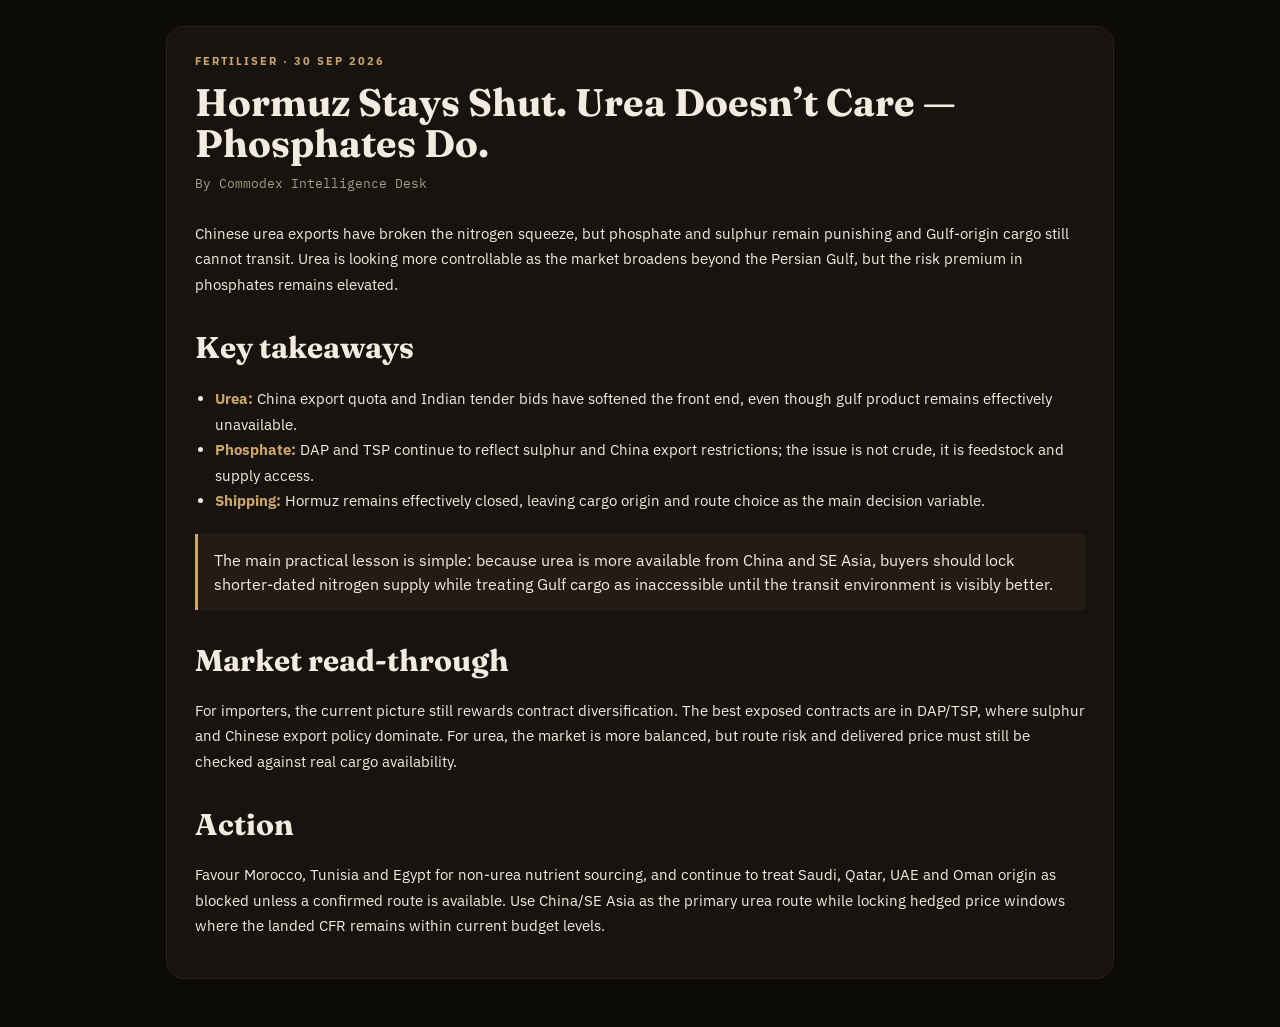
<file: fertiliser/2026-09-30-morning-brief.html>
<!doctype html>
<html lang="en">
<head>
  <meta charset="utf-8">
  <meta name="viewport" content="width=device-width,initial-scale=1">
  <title>Hormuz Stays Shut. Urea Doesn’t Care — Phosphates Do.</title>
  <link rel="preconnect" href="https://fonts.googleapis.com">
  <link rel="stylesheet" href="https://fonts.googleapis.com/css2?family=Fraunces:wght@600;700;900&family=IBM+Plex+Sans:wght@400;500;600;700&family=IBM+Plex+Mono:wght@400;500;600;700&display=swap">
  <link rel="stylesheet" href="../assets/css/style.css">
</head>
<body>
  <div class="article-shell">
    <div class="article-card">
      <div class="article-head">
        <div class="eyebrow">Fertiliser · 30 Sep 2026</div>
        <h1>Hormuz Stays Shut. Urea Doesn’t Care — Phosphates Do.</h1>
        <div class="article-meta">By Commodex Intelligence Desk</div>
      </div>

      <div class="article-body">
        <p>Chinese urea exports have broken the nitrogen squeeze, but phosphate and sulphur remain punishing and Gulf-origin cargo still cannot transit. Urea is looking more controllable as the market broadens beyond the Persian Gulf, but the risk premium in phosphates remains elevated.</p>

        <h2>Key takeaways</h2>
        <ul>
          <li><strong>Urea:</strong> China export quota and Indian tender bids have softened the front end, even though gulf product remains effectively unavailable.</li>
          <li><strong>Phosphate:</strong> DAP and TSP continue to reflect sulphur and China export restrictions; the issue is not crude, it is feedstock and supply access.</li>
          <li><strong>Shipping:</strong> Hormuz remains effectively closed, leaving cargo origin and route choice as the main decision variable.</li>
        </ul>

        <div class="quote">The main practical lesson is simple: because urea is more available from China and SE Asia, buyers should lock shorter-dated nitrogen supply while treating Gulf cargo as inaccessible until the transit environment is visibly better.</div>

        <h2>Market read-through</h2>
        <p>For importers, the current picture still rewards contract diversification. The best exposed contracts are in DAP/TSP, where sulphur and Chinese export policy dominate. For urea, the market is more balanced, but route risk and delivered price must still be checked against real cargo availability.</p>

        <h2>Action</h2>
        <p>Favour Morocco, Tunisia and Egypt for non-urea nutrient sourcing, and continue to treat Saudi, Qatar, UAE and Oman origin as blocked unless a confirmed route is available. Use China/SE Asia as the primary urea route while locking hedged price windows where the landed CFR remains within current budget levels.</p>
      </div>
    </div>
  </div>
</body>
</html>
</file>
<file: assets/css/style.css>
@charset "UTF-8";

:root {
  --bg: #0d0b08;
  --panel: #17130e;
  --panel-alt: #211911;
  --border: #2a2219;
  --line: #3a3127;
  --text: #f3ebdf;
  --muted: #a89c88;
  --gold: #cba56a;
  --gold-soft: rgba(203, 165, 106, 0.13);
  --green: #57d38c;
  --amber: #e9b554;
  --orange: #ff9e4a;
  --red: #ff5a4d;
  --blue: #5da9ff;
}

* { box-sizing: border-box; }
html { scroll-behavior: smooth; }
body {
  margin: 0;
  background: var(--bg);
  color: var(--text);
  font-family: "IBM Plex Sans", system-ui, sans-serif;
  line-height: 1.5;
}

a { color: inherit; text-decoration: none; }
img { max-width: 100%; display: block; }

.page-shell {
  max-width: 1220px;
  margin: 0 auto;
  padding: 24px 16px 60px;
}

.topbar {
  display: flex;
  align-items: center;
  justify-content: space-between;
  gap: 20px;
  padding: 18px 0 22px;
  border-bottom: 1px solid var(--border);
}

.brand-wrap {
  display: flex;
  align-items: center;
  gap: 12px;
}
.brand-mark {
  width: 42px;
  height: 42px;
  border-radius: 10px;
  background: linear-gradient(135deg, var(--gold), #7a5a2a);
  color: #0d0b08;
  display: grid;
  place-items: center;
  font-family: "Fraunces", Georgia, serif;
  font-weight: 900;
  font-size: 22px;
}
.brand-name {
  font-family: "Fraunces", Georgia, serif;
  font-size: 22px;
  font-weight: 700;
}
.brand-sub {
  color: var(--muted);
  font-size: 12px;
}
.topnav {
  display: flex;
  flex-wrap: wrap;
  gap: 10px;
}
.topnav a {
  padding: 8px 12px;
  border-radius: 999px;
  color: var(--muted);
  border: 1px solid transparent;
  font-size: 13px;
  transition: 0.2s ease;
}
.topnav a:hover,
.topnav a.is-active {
  color: var(--text);
  border-color: var(--line);
  background: rgba(255,255,255,0.02);
}

.hero-card {
  margin-top: 20px;
  display: grid;
  grid-template-columns: 2.2fr 1fr;
  background: var(--panel);
  border: 1px solid var(--border);
  border-radius: 18px;
  overflow: hidden;
}
.hero-card > div:first-child {
  padding: 28px 28px 24px;
}
.hero-card h1 {
  margin: 8px 0 10px;
  font-family: "Fraunces", Georgia, serif;
  font-size: clamp(32px, 4vw, 54px);
  line-height: 1.1;
}
.hero-card p {
  max-width: 62ch;
  font-size: 16px;
  color: var(--muted);
  margin: 0 0 18px;
}
.feature-panel {
  background: linear-gradient(180deg, rgba(203,165,106,0.12), rgba(31,24,18,0.8));
  border-left: 1px solid var(--border);
  padding: 24px 20px;
}
.feature-tag {
  font-size: 11px;
  text-transform: uppercase;
  letter-spacing: 2px;
  color: var(--gold);
  font-weight: 600;
  margin-bottom: 10px;
}
.feature-title {
  font-family: "Fraunces", Georgia, serif;
  font-size: 30px;
  font-weight: 700;
  margin-bottom: 14px;
}
.feature-panel ul {
  margin: 0;
  padding-left: 18px;
  color: var(--text);
  display: grid;
  gap: 8px;
}
.eyebrow {
  font-size: 11px;
  letter-spacing: 2px;
  text-transform: uppercase;
  color: var(--gold);
  font-weight: 700;
}
.cta-row {
  display: flex;
  flex-wrap: wrap;
  gap: 12px;
}
.button {
  display: inline-block;
  padding: 11px 18px;
  border-radius: 999px;
  font-weight: 600;
  font-size: 14px;
  border: 1px solid var(--border);
  transition: transform 0.2s ease, border-color 0.2s ease;
}
.button:hover { transform: translateY(-1px); }
.button.primary {
  background: var(--gold);
  color: #1a120c;
  border-color: var(--gold);
}
.button.muted {
  background: rgba(255,255,255,0.02);
  color: var(--text);
}

.category-grid {
  margin-top: 26px;
  display: grid;
  grid-template-columns: repeat(3, minmax(0, 1fr));
  gap: 16px;
}
.category-card {
  background: var(--panel);
  border: 1px solid var(--border);
  border-radius: 16px;
  padding: 20px;
  display: block;
  transition: transform 0.2s ease, border-color 0.2s ease;
}
.category-card:hover {
  transform: translateY(-3px);
  border-color: var(--line);
}
.category-card h2 {
  margin: 10px 0 8px;
  font-family: "Fraunces", Georgia, serif;
  font-size: 30px;
}
.category-card p {
  color: var(--muted);
  margin: 0 0 14px;
}
.more {
  color: var(--gold);
  font-weight: 600;
}

.report-rail {
  margin-top: 30px;
  background: var(--panel);
  border: 1px solid var(--border);
  border-radius: 16px;
  padding: 18px 18px 8px;
}
.section-head {
  display: flex;
  justify-content: space-between;
  align-items: end;
  gap: 12px;
  margin-bottom: 12px;
}
.section-head h3 {
  margin: 8px 0 0;
  font-family: "Fraunces", Georgia, serif;
  font-size: 28px;
}
.section-head a {
  color: var(--gold);
  font-weight: 600;
}
.report-list {
  display: grid;
  gap: 14px;
}
.report-item {
  background: rgba(255,255,255,0.02);
  border: 1px solid var(--border);
  border-radius: 12px;
  padding: 16px 18px;
}
.report-meta {
  color: var(--gold);
  font-family: "IBM Plex Mono", monospace;
  font-size: 12px;
  letter-spacing: 1.2px;
  text-transform: uppercase;
}
.report-item h4 {
  margin: 10px 0 8px;
  font-size: 22px;
  font-family: "Fraunces", Georgia, serif;
  line-height: 1.2;
}
.report-item p {
  color: var(--muted);
  margin: 0 0 10px;
}
.report-item a {
  color: var(--gold);
  font-weight: 600;
}

.shell {
  max-width: 1100px;
  margin: 18px auto 0;
}
.page-header {
  display: flex;
  justify-content: space-between;
  align-items: end;
  gap: 16px;
  margin: 22px 0 18px;
}
.page-header h1 {
  margin: 10px 0 0;
  font-size: clamp(30px, 4vw, 44px);
  line-height: 1.1;
  font-family: "Fraunces", Georgia, serif;
}
.subtle { color: var(--muted); }

.listing {
  display: grid;
  gap: 16px;
}
.list-item {
  display: grid;
  grid-template-columns: 140px 1fr auto;
  gap: 16px;
  padding: 16px 18px;
  border: 1px solid var(--border);
  background: var(--panel);
  border-radius: 14px;
}
.list-item .date {
  color: var(--muted);
  font-family: "IBM Plex Mono", monospace;
  font-size: 12px;
  letter-spacing: 1.2px;
  padding-top: 4px;
}
.list-item h3 {
  margin: 0 0 8px;
  font-family: "Fraunces", Georgia, serif;
  font-size: 26px;
}
.list-item p {
  margin: 0;
  color: var(--muted);
}
.tag {
  align-self: center;
  display: inline-block;
  padding: 6px 10px;
  border-radius: 999px;
  border: 1px solid var(--border);
  color: var(--gold);
  background: var(--gold-soft);
  font-size: 11px;
  font-family: "IBM Plex Mono", monospace;
  letter-spacing: 1px;
  text-transform: uppercase;
}

.article-shell {
  max-width: 980px;
  margin: 26px auto 0;
  padding: 0 16px 48px;
}
.article-card {
  background: var(--panel);
  border: 1px solid var(--border);
  border-radius: 18px;
  overflow: hidden;
}
.article-head {
  padding: 26px 28px 12px;
}
.article-head h1 {
  margin: 12px 0 10px;
  font-family: "Fraunces", Georgia, serif;
  font-size: clamp(32px, 3vw, 48px);
  line-height: 1.08;
}
.article-meta {
  color: var(--muted);
  font-size: 13px;
  font-family: "IBM Plex Mono", monospace;
}
.article-body {
  padding: 0 28px 24px;
  color: var(--text);
}
.article-body h2 {
  margin: 28px 0 10px;
  font-family: "Fraunces", Georgia, serif;
  font-size: 30px;
}
.article-body p,
.article-body li {
  color: #f4ebdf;
  font-size: 15px;
  line-height: 1.7;
}
.article-body ul {
  padding-left: 20px;
}
.article-body strong {
  color: var(--gold);
}
.article-body .quote {
  margin: 20px 0;
  padding: 14px 16px;
  background: rgba(203,165,106,0.06);
  border-left: 3px solid var(--gold);
  color: var(--text);
}

.archive-toolbar {
  display: flex;
  gap: 12px;
  justify-content: space-between;
  align-items: center;
  margin: 20px 0 18px;
  flex-wrap: wrap;
}
.search-wrap {
  position: relative;
  flex: 1;
  min-width: 220px;
}
.search-wrap input {
  width: 100%;
  background: var(--panel);
  color: var(--text);
  border: 1px solid var(--border);
  border-radius: 10px;
  padding: 12px 14px 12px 40px;
  font: 500 14px "IBM Plex Sans", sans-serif;
}
.search-wrap::before {
  content: "⌕";
  position: absolute;
  left: 14px;
  top: 11px;
  color: var(--muted);
  font-size: 18px;
}
.filter-row {
  display: flex;
  gap: 8px;
  flex-wrap: wrap;
}
.filter-pill {
  border: 1px solid var(--border);
  background: rgba(255,255,255,0.02);
  color: var(--muted);
  border-radius: 999px;
  padding: 8px 12px;
  font-size: 12px;
  cursor: pointer;
}
.filter-pill.is-active {
  border-color: var(--gold);
  color: var(--gold);
  background: var(--gold-soft);
}
.archive-empty {
  padding: 20px;
  border: 1px dashed var(--border);
  border-radius: 12px;
  color: var(--muted);
  background: rgba(255,255,255,0.01);
}

@media (max-width: 860px) {
  .hero-card { grid-template-columns: 1fr; }
  .category-grid { grid-template-columns: 1fr; }
  .topbar { flex-direction: column; align-items: flex-start; }
  .list-item { grid-template-columns: 1fr; }
}
</file>
